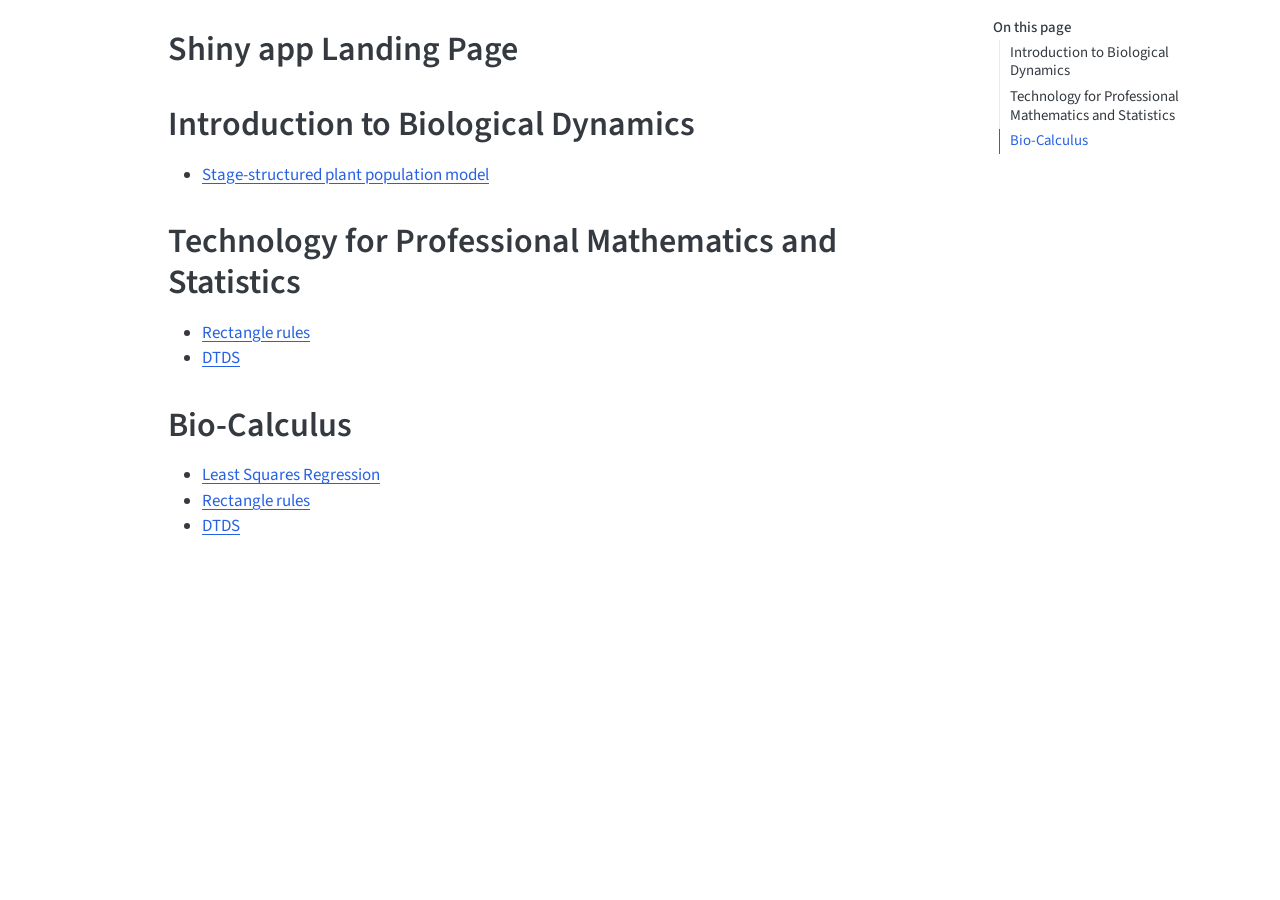
<file: index.html>
<!DOCTYPE html>
<html xmlns="http://www.w3.org/1999/xhtml" lang="en" xml:lang="en"><head>

<meta charset="utf-8">
<meta name="generator" content="quarto-1.10.19">

<meta name="viewport" content="width=device-width, initial-scale=1.0, user-scalable=yes">


<title>Shiny app Landing Page</title>
<style>
/* Default styles provided by pandoc.
** See https://pandoc.org/MANUAL.html#variables-for-html for config info.
*/
span.smallcaps{font-variant: small-caps;}
div.columns{display: flex; gap: 1.5em;}
div.column{flex: auto;}
@media screen {
div.columns{gap: min(4vw, 1.5em);}
div.column{overflow-x: auto;}
}
div.hanging-indent{margin-left: 1.5em; text-indent: -1.5em;}
ul.task-list{list-style: none;}
ul.task-list li input[type="checkbox"] {
  width: 0.8em;
  margin: 0 0.8em 0.2em -1em; /* quarto-specific, see https://github.com/quarto-dev/quarto-cli/issues/4556 */ 
  vertical-align: middle;
}
</style>


<script src="site_libs/quarto-nav/quarto-nav.js"></script>
<script src="site_libs/clipboard/clipboard.min.js"></script>
<script src="site_libs/quarto-search/autocomplete.umd.js"></script>
<script src="site_libs/quarto-search/fuse.min.js"></script>
<script src="site_libs/quarto-search/quarto-search.js"></script>
<meta name="quarto:offset" content="./">
<script src="site_libs/quarto-html/quarto.js" type="module"></script>
<script src="site_libs/quarto-html/tabsets/tabsets.js" type="module"></script>
<script src="site_libs/quarto-html/popper.min.js"></script>
<script src="site_libs/quarto-html/tippy.umd.min.js"></script>
<script src="site_libs/quarto-html/anchor.min.js"></script>
<link href="site_libs/quarto-html/tippy.css" rel="stylesheet">
<link href="site_libs/quarto-html/quarto-syntax-highlighting-bf27225e3a48a9273f3daa8f8e829971.css" rel="stylesheet" id="quarto-text-highlighting-styles">
<script src="site_libs/bootstrap/bootstrap.min.js"></script>
<link href="site_libs/bootstrap/bootstrap-icons.css" rel="stylesheet">
<link href="site_libs/bootstrap/bootstrap-445b8638c3d06994fee0907d791121c4.min.css" rel="stylesheet" append-hash="true" id="quarto-bootstrap" data-mode="light">
<script id="quarto-search-options" type="application/json">{
  "location": "sidebar",
  "copy-button": false,
  "collapse-after": 3,
  "panel-placement": "start",
  "type": "textbox",
  "limit": 50,
  "keyboard-shortcut": [
    "f",
    "/",
    "s"
  ],
  "show-item-context": false,
  "language": {
    "search-no-results-text": "No results",
    "search-matching-documents-text": "matching documents",
    "search-copy-link-title": "Copy link to search",
    "search-hide-matches-text": "Hide additional matches",
    "search-more-match-text": "more match in this document",
    "search-more-matches-text": "more matches in this document",
    "search-clear-button-title": "Clear",
    "search-text-placeholder": "",
    "search-detached-cancel-button-title": "Cancel",
    "search-submit-button-title": "Submit",
    "search-label": "Search"
  }
}</script>


</head>

<body class="quarto-light">

<div id="quarto-search-results"></div>
<!-- content -->
<div id="quarto-content" class="quarto-container page-columns page-rows-contents page-layout-article">
<!-- sidebar -->
<!-- margin-sidebar -->
    <div id="quarto-margin-sidebar" class="sidebar margin-sidebar">
        <nav id="TOC" role="doc-toc" class="toc-active">
    <h2 id="toc-title">On this page</h2>
   
  <ul>
  <li><a href="#introduction-to-biological-dynamics" id="toc-introduction-to-biological-dynamics" class="nav-link active" data-scroll-target="#introduction-to-biological-dynamics">Introduction to Biological Dynamics</a></li>
  <li><a href="#technology-for-professional-mathematics-and-statistics" id="toc-technology-for-professional-mathematics-and-statistics" class="nav-link" data-scroll-target="#technology-for-professional-mathematics-and-statistics">Technology for Professional Mathematics and Statistics</a></li>
  <li><a href="#bio-calculus" id="toc-bio-calculus" class="nav-link" data-scroll-target="#bio-calculus">Bio-Calculus</a></li>
  </ul>
</nav>
    </div>
<!-- main -->
<main class="content" id="quarto-document-content">

<header id="title-block-header" class="quarto-title-block default">
<div class="quarto-title">
<h1 class="title">Shiny app Landing Page</h1>
</div>



<div class="quarto-title-meta">

    
  
    
  </div>
  


</header>


<section id="introduction-to-biological-dynamics" class="level1">
<h1>Introduction to Biological Dynamics</h1>
<ul>
<li><a href="./matrix/index.html">Stage-structured plant population model</a></li>
</ul>
</section>
<section id="technology-for-professional-mathematics-and-statistics" class="level1">
<h1>Technology for Professional Mathematics and Statistics</h1>
<ul>
<li><a href="./integration/index.html">Rectangle rules</a></li>
<li><a href="./dtds/index.html">DTDS</a></li>
</ul>
</section>
<section id="bio-calculus" class="level1">
<h1>Bio-Calculus</h1>
<ul>
<li><a href="./regression/index.html">Least Squares Regression</a></li>
<li><a href="./integration/index.html">Rectangle rules</a></li>
<li><a href="./dtds/index.html">DTDS</a></li>
</ul>


</section>

</main> <!-- /main -->
<script id="quarto-html-after-body" type="application/javascript">
  window.document.addEventListener("DOMContentLoaded", function (event) {
    const icon = "";
    const anchorJS = new window.AnchorJS();
    anchorJS.options = {
      placement: 'right',
      icon: icon
    };
    anchorJS.add('.anchored');
    const isCodeAnnotation = (el) => {
      for (const clz of el.classList) {
        if (clz.startsWith('code-annotation-')) {                     
          return true;
        }
      }
      return false;
    }
    const onCopySuccess = function(e) {
      // button target
      const button = e.trigger;
      // don't keep focus
      button.blur();
      // flash "checked"
      button.classList.add('code-copy-button-checked');
      var currentTitle = button.getAttribute("title");
      button.setAttribute("title", "Copied!");
      let tooltip;
      if (window.bootstrap) {
        button.setAttribute("data-bs-toggle", "tooltip");
        button.setAttribute("data-bs-placement", "left");
        button.setAttribute("data-bs-title", "Copied!");
        tooltip = new bootstrap.Tooltip(button, 
          { trigger: "manual", 
            customClass: "code-copy-button-tooltip",
            offset: [0, -8]});
        tooltip.show();    
      }
      setTimeout(function() {
        if (tooltip) {
          tooltip.hide();
          button.removeAttribute("data-bs-title");
          button.removeAttribute("data-bs-toggle");
          button.removeAttribute("data-bs-placement");
        }
        button.setAttribute("title", currentTitle);
        button.classList.remove('code-copy-button-checked');
      }, 1000);
      // clear code selection
      e.clearSelection();
    }
    const getTextToCopy = function(trigger) {
      const outerScaffold = trigger.parentElement.cloneNode(true);
      const codeEl = outerScaffold.querySelector('code');
      for (const childEl of codeEl.children) {
        if (isCodeAnnotation(childEl)) {
          childEl.remove();
        }
      }
      return codeEl.innerText;
    }
    const clipboard = new window.ClipboardJS('.code-copy-button:not([data-in-quarto-modal])', {
      text: getTextToCopy
    });
    clipboard.on('success', onCopySuccess);
    if (window.document.getElementById('quarto-embedded-source-code-modal')) {
      const clipboardModal = new window.ClipboardJS('.code-copy-button[data-in-quarto-modal]', {
        text: getTextToCopy,
        container: window.document.getElementById('quarto-embedded-source-code-modal')
      });
      clipboardModal.on('success', onCopySuccess);
    }
      var localhostRegex = new RegExp(/^(?:http|https):\/\/localhost\:?[0-9]*\//);
      var mailtoRegex = new RegExp(/^mailto:/);
        var filterRegex = new RegExp("https:\/\/seanteachesmath\.github\.io\/shiny\/");
      var isInternal = (href) => {
          return filterRegex.test(href) || localhostRegex.test(href) || mailtoRegex.test(href);
      }
      // Inspect non-navigation links and adorn them if external
     var links = window.document.querySelectorAll('a[href]:not(.nav-link):not(.navbar-brand):not(.toc-action):not(.sidebar-link):not(.sidebar-item-toggle):not(.pagination-link):not(.no-external):not([aria-hidden]):not(.dropdown-item):not(.quarto-navigation-tool):not(.about-link)');
      for (var i=0; i<links.length; i++) {
        const link = links[i];
        if (!isInternal(link.href)) {
          // undo the damage that might have been done by quarto-nav.js in the case of
          // links that we want to consider external
          if (link.dataset.originalHref !== undefined) {
            link.href = link.dataset.originalHref;
          }
        }
      }
    function tippyHover(el, contentFn, onTriggerFn, onUntriggerFn) {
      const config = {
        allowHTML: true,
        maxWidth: 500,
        delay: 100,
        arrow: false,
        appendTo: function(el) {
            return el.parentElement;
        },
        interactive: true,
        interactiveBorder: 10,
        theme: 'quarto',
        placement: 'bottom-start',
      };
      if (contentFn) {
        config.content = contentFn;
      }
      if (onTriggerFn) {
        config.onTrigger = onTriggerFn;
      }
      if (onUntriggerFn) {
        config.onUntrigger = onUntriggerFn;
      }
      window.tippy(el, config); 
    }
    const noterefs = window.document.querySelectorAll('a[role="doc-noteref"]');
    for (var i=0; i<noterefs.length; i++) {
      const ref = noterefs[i];
      tippyHover(ref, function() {
        // use id or data attribute instead here
        let href = ref.getAttribute('data-footnote-href') || ref.getAttribute('href');
        try { href = new URL(href).hash; } catch {}
        const id = href.replace(/^#\/?/, "");
        const note = window.document.getElementById(id);
        if (note) {
          return note.innerHTML;
        } else {
          return "";
        }
      });
    }
    const xrefs = window.document.querySelectorAll('a.quarto-xref');
    const processXRef = (id, note) => {
      // Strip column container classes
      const stripColumnClz = (el) => {
        el.classList.remove("page-full", "page-columns");
        if (el.children) {
          for (const child of el.children) {
            stripColumnClz(child);
          }
        }
      }
      stripColumnClz(note)
      if (id === null || id.startsWith('sec-')) {
        // Special case sections, only their first couple elements
        const container = document.createElement("div");
        if (note.children && note.children.length > 2) {
          container.appendChild(note.children[0].cloneNode(true));
          for (let i = 1; i < note.children.length; i++) {
            const child = note.children[i];
            if (child.tagName === "P" && child.innerText === "") {
              continue;
            } else {
              container.appendChild(child.cloneNode(true));
              break;
            }
          }
          if (window.Quarto?.typesetMath) {
            window.Quarto.typesetMath(container);
          }
          return container.innerHTML
        } else {
          if (window.Quarto?.typesetMath) {
            window.Quarto.typesetMath(note);
          }
          return note.innerHTML;
        }
      } else {
        // Remove any anchor links if they are present
        const anchorLink = note.querySelector('a.anchorjs-link');
        if (anchorLink) {
          anchorLink.remove();
        }
        if (window.Quarto?.typesetMath) {
          window.Quarto.typesetMath(note);
        }
        if (note.classList.contains("callout")) {
          return note.outerHTML;
        } else {
          return note.innerHTML;
        }
      }
    }
    for (var i=0; i<xrefs.length; i++) {
      const xref = xrefs[i];
      tippyHover(xref, undefined, function(instance) {
        instance.disable();
        let url = xref.getAttribute('href');
        let hash = undefined; 
        if (url.startsWith('#')) {
          hash = url;
        } else {
          try { hash = new URL(url).hash; } catch {}
        }
        if (hash) {
          const id = hash.replace(/^#\/?/, "");
          const note = window.document.getElementById(id);
          if (note !== null) {
            try {
              const html = processXRef(id, note.cloneNode(true));
              instance.setContent(html);
            } finally {
              instance.enable();
              instance.show();
            }
          } else {
            // See if we can fetch this
            fetch(url.split('#')[0])
            .then(res => res.text())
            .then(html => {
              const parser = new DOMParser();
              const htmlDoc = parser.parseFromString(html, "text/html");
              const note = htmlDoc.getElementById(id);
              if (note !== null) {
                const html = processXRef(id, note);
                instance.setContent(html);
              } 
            }).finally(() => {
              instance.enable();
              instance.show();
            });
          }
        } else {
          // See if we can fetch a full url (with no hash to target)
          // This is a special case and we should probably do some content thinning / targeting
          fetch(url)
          .then(res => res.text())
          .then(html => {
            const parser = new DOMParser();
            const htmlDoc = parser.parseFromString(html, "text/html");
            const note = htmlDoc.querySelector('main.content');
            if (note !== null) {
              // This should only happen for chapter cross references
              // (since there is no id in the URL)
              // remove the first header
              if (note.children.length > 0 && note.children[0].tagName === "HEADER") {
                note.children[0].remove();
              }
              const html = processXRef(null, note);
              instance.setContent(html);
            } 
          }).finally(() => {
            instance.enable();
            instance.show();
          });
        }
      }, function(instance) {
      });
    }
        let selectedAnnoteEl;
        const selectorForAnnotation = ( cell, annotation) => {
          let cellAttr = 'data-code-cell="' + cell + '"';
          let lineAttr = 'data-code-annotation="' +  annotation + '"';
          const selector = 'span[' + cellAttr + '][' + lineAttr + ']';
          return selector;
        }
        const selectCodeLines = (annoteEl) => {
          const doc = window.document;
          const targetCell = annoteEl.getAttribute("data-target-cell");
          const targetAnnotation = annoteEl.getAttribute("data-target-annotation");
          const annoteSpan = window.document.querySelector(selectorForAnnotation(targetCell, targetAnnotation));
          const lines = annoteSpan.getAttribute("data-code-lines").split(",");
          const lineIds = lines.map((line) => {
            return targetCell + "-" + line;
          })
          let top = null;
          let height = null;
          let parent = null;
          if (lineIds.length > 0) {
              //compute the position of the single el (top and bottom and make a div)
              const el = window.document.getElementById(lineIds[0]);
              top = el.offsetTop;
              height = el.offsetHeight;
              parent = el.parentElement.parentElement;
            if (lineIds.length > 1) {
              const lastEl = window.document.getElementById(lineIds[lineIds.length - 1]);
              const bottom = lastEl.offsetTop + lastEl.offsetHeight;
              height = bottom - top;
            }
            if (top !== null && height !== null && parent !== null) {
              // cook up a div (if necessary) and position it 
              let div = window.document.getElementById("code-annotation-line-highlight");
              if (div === null) {
                div = window.document.createElement("div");
                div.setAttribute("id", "code-annotation-line-highlight");
                div.style.position = 'absolute';
                parent.appendChild(div);
              }
              div.style.top = top - 2 + "px";
              div.style.height = height + 4 + "px";
              div.style.left = 0;
              let gutterDiv = window.document.getElementById("code-annotation-line-highlight-gutter");
              if (gutterDiv === null) {
                gutterDiv = window.document.createElement("div");
                gutterDiv.setAttribute("id", "code-annotation-line-highlight-gutter");
                gutterDiv.style.position = 'absolute';
                const codeCell = window.document.getElementById(targetCell);
                const gutter = codeCell.querySelector('.code-annotation-gutter');
                gutter.appendChild(gutterDiv);
              }
              gutterDiv.style.top = top - 2 + "px";
              gutterDiv.style.height = height + 4 + "px";
            }
            selectedAnnoteEl = annoteEl;
          }
        };
        const unselectCodeLines = () => {
          const elementsIds = ["code-annotation-line-highlight", "code-annotation-line-highlight-gutter"];
          elementsIds.forEach((elId) => {
            const div = window.document.getElementById(elId);
            if (div) {
              div.remove();
            }
          });
          selectedAnnoteEl = undefined;
        };
          // Handle positioning of the toggle
      window.addEventListener(
        "resize",
        throttle(() => {
          elRect = undefined;
          if (selectedAnnoteEl) {
            selectCodeLines(selectedAnnoteEl);
          }
        }, 10)
      );
      function throttle(fn, ms) {
      let throttle = false;
      let timer;
        return (...args) => {
          if(!throttle) { // first call gets through
              fn.apply(this, args);
              throttle = true;
          } else { // all the others get throttled
              if(timer) clearTimeout(timer); // cancel #2
              timer = setTimeout(() => {
                fn.apply(this, args);
                timer = throttle = false;
              }, ms);
          }
        };
      }
        // Attach click handler to the DT
        const annoteDls = window.document.querySelectorAll('dt[data-target-cell]');
        for (const annoteDlNode of annoteDls) {
          annoteDlNode.addEventListener('click', (event) => {
            const clickedEl = event.target;
            if (clickedEl !== selectedAnnoteEl) {
              unselectCodeLines();
              const activeEl = window.document.querySelector('dt[data-target-cell].code-annotation-active');
              if (activeEl) {
                activeEl.classList.remove('code-annotation-active');
              }
              selectCodeLines(clickedEl);
              clickedEl.classList.add('code-annotation-active');
            } else {
              // Unselect the line
              unselectCodeLines();
              clickedEl.classList.remove('code-annotation-active');
            }
          });
        }
    const findCites = (el) => {
      const parentEl = el.parentElement;
      if (parentEl) {
        const cites = parentEl.dataset.cites;
        if (cites) {
          return {
            el,
            cites: cites.split(' ')
          };
        } else {
          return findCites(el.parentElement)
        }
      } else {
        return undefined;
      }
    };
    var bibliorefs = window.document.querySelectorAll('a[role="doc-biblioref"]');
    for (var i=0; i<bibliorefs.length; i++) {
      const ref = bibliorefs[i];
      const citeInfo = findCites(ref);
      if (citeInfo) {
        tippyHover(citeInfo.el, function() {
          var popup = window.document.createElement('div');
          citeInfo.cites.forEach(function(cite) {
            var citeDiv = window.document.createElement('div');
            citeDiv.classList.add('hanging-indent');
            citeDiv.classList.add('csl-entry');
            var biblioDiv = window.document.getElementById('ref-' + cite);
            if (biblioDiv) {
              citeDiv.innerHTML = biblioDiv.innerHTML;
            }
            popup.appendChild(citeDiv);
          });
          return popup.innerHTML;
        });
      }
    }
  });
  </script>
</div> <!-- /content -->




</body></html>
</file>
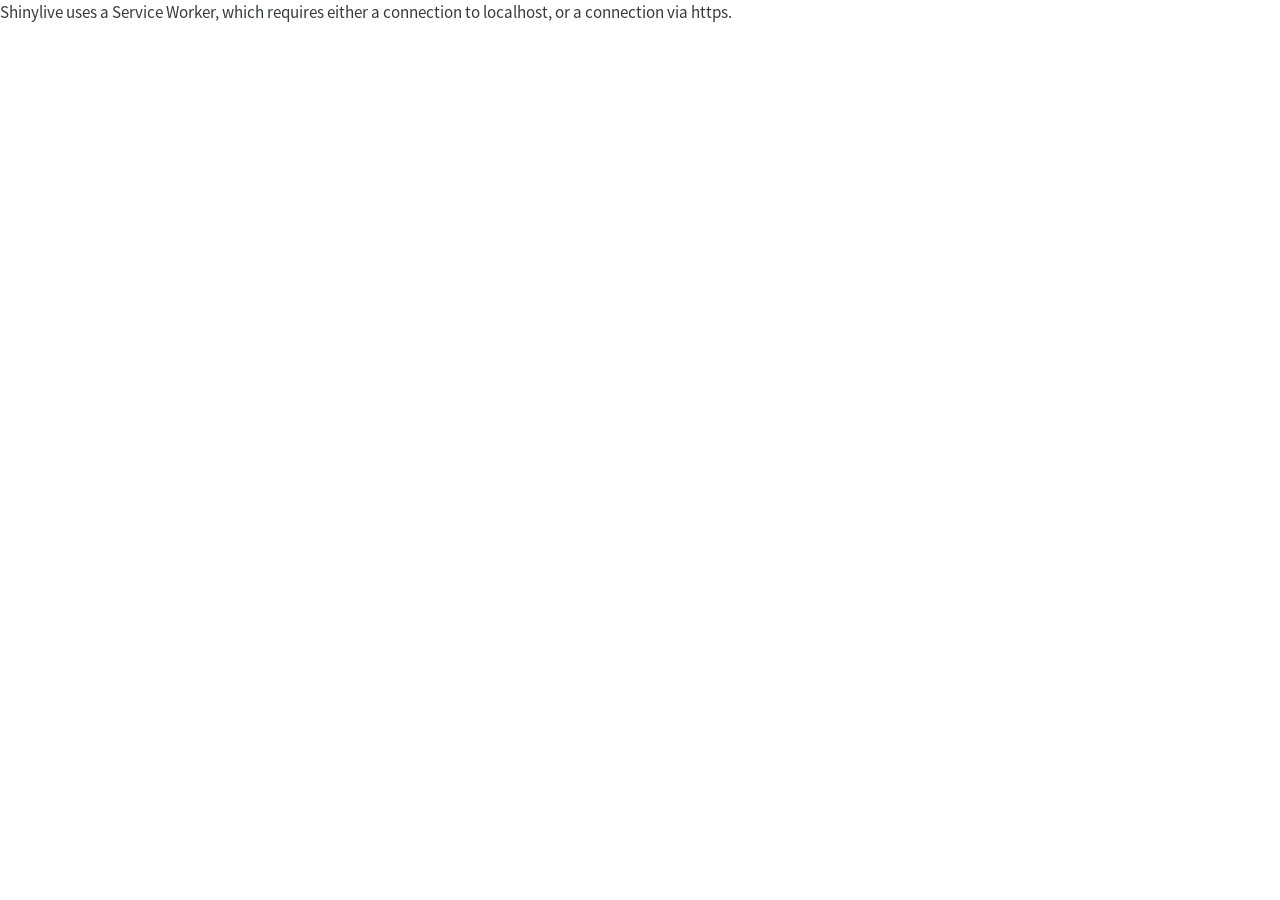
<file: chem/index.html>
<!DOCTYPE html>
<html xmlns="http://www.w3.org/1999/xhtml" lang="en" xml:lang="en"><head>

<meta charset="utf-8">
<meta name="generator" content="quarto-1.10.19">

<meta name="viewport" content="width=device-width, initial-scale=1.0, user-scalable=yes">


<title>Enzyme chemistry</title>
<style>
/* Default styles provided by pandoc.
** See https://pandoc.org/MANUAL.html#variables-for-html for config info.
*/
span.smallcaps{font-variant: small-caps;}
div.columns{display: flex; gap: 1.5em;}
div.column{flex: auto;}
@media screen {
div.columns{gap: min(4vw, 1.5em);}
div.column{overflow-x: auto;}
}
div.hanging-indent{margin-left: 1.5em; text-indent: -1.5em;}
ul.task-list{list-style: none;}
ul.task-list li input[type="checkbox"] {
  width: 0.8em;
  margin: 0 0.8em 0.2em -1em; /* quarto-specific, see https://github.com/quarto-dev/quarto-cli/issues/4556 */ 
  vertical-align: middle;
}
</style>


<script src="../site_libs/quarto-nav/quarto-nav.js"></script>
<script src="../site_libs/clipboard/clipboard.min.js"></script>
<script src="../site_libs/quarto-search/autocomplete.umd.js"></script>
<script src="../site_libs/quarto-search/fuse.min.js"></script>
<script src="../site_libs/quarto-search/quarto-search.js"></script>
<meta name="quarto:offset" content="../">
<script src="../site_libs/quarto-html/quarto.js" type="module"></script>
<script src="../site_libs/quarto-html/tabsets/tabsets.js" type="module"></script>
<script src="../site_libs/quarto-html/popper.min.js"></script>
<script src="../site_libs/quarto-html/tippy.umd.min.js"></script>
<script src="../site_libs/quarto-html/anchor.min.js"></script>
<link href="../site_libs/quarto-html/tippy.css" rel="stylesheet">
<link href="../site_libs/quarto-html/quarto-syntax-highlighting-bf27225e3a48a9273f3daa8f8e829971.css" rel="stylesheet" id="quarto-text-highlighting-styles">
<script src="../site_libs/bootstrap/bootstrap.min.js"></script>
<link href="../site_libs/bootstrap/bootstrap-icons.css" rel="stylesheet">
<link href="../site_libs/bootstrap/bootstrap-d470b3b8a0417c492fbdd4f7e79d6620.min.css" rel="stylesheet" append-hash="true" id="quarto-bootstrap" data-mode="light">
<meta name="shinylive:serviceworker_dir" content="..">
<script src="../site_libs/quarto-contrib/shinylive-0.10.12/shinylive/load-shinylive-sw.js" type="module"></script>
<script src="../site_libs/quarto-contrib/shinylive-0.10.12/shinylive/run-python-blocks.js" type="module"></script>
<link href="../site_libs/quarto-contrib/shinylive-0.10.12/shinylive/shinylive.css" rel="stylesheet">
<link href="../site_libs/quarto-contrib/shinylive-quarto-css/shinylive-quarto.css" rel="stylesheet">
<script id="quarto-search-options" type="application/json">{
  "location": "sidebar",
  "copy-button": false,
  "collapse-after": 3,
  "panel-placement": "start",
  "type": "textbox",
  "limit": 50,
  "keyboard-shortcut": [
    "f",
    "/",
    "s"
  ],
  "show-item-context": false,
  "language": {
    "search-no-results-text": "No results",
    "search-matching-documents-text": "matching documents",
    "search-copy-link-title": "Copy link to search",
    "search-hide-matches-text": "Hide additional matches",
    "search-more-match-text": "more match in this document",
    "search-more-matches-text": "more matches in this document",
    "search-clear-button-title": "Clear",
    "search-text-placeholder": "",
    "search-detached-cancel-button-title": "Cancel",
    "search-submit-button-title": "Submit",
    "search-label": "Search"
  }
}</script>


</head>

<body class="quarto-light">

<div id="quarto-search-results"></div>
<!-- content -->
<div id="quarto-content" class="quarto-container page-columns page-rows-contents page-layout-article">
<!-- sidebar -->
<!-- margin-sidebar -->
    <div id="quarto-margin-sidebar" class="sidebar margin-sidebar zindex-bottom">
        
    </div>
<!-- main -->
<main class="content" id="quarto-document-content">

<header id="title-block-header" class="quarto-title-block default">
<div class="quarto-title">
<h1 class="title">Enzyme chemistry</h1>
</div>



<div class="quarto-title-meta">

    
  
    
  </div>
  


</header>


<pre class="shinylive-r" data-engine="r"><code>#| '!! shinylive warning !!': |
#|   shinylive does not work in self-contained HTML documents.
#|   Please set `embed-resources: false` in your metadata.
#| standalone: true
#| viewerHeight: 600
library(deSolve)
library(shiny)

# Define UI for application that draws a histogram
ui &lt;- fluidPage(
  # Application title
  titlePanel("Enzyme-Substrate Kinetics"),
  
  # Sidebar with a slider input for number of bins
  sidebarLayout(
    sidebarPanel(
      sliderInput(
        "S0",
        withMathJax(helpText("Initial Substrate, \\(S_0 = \\)")),
        min = 0,
        max = 100,
        value = 30,
        step = 1
      ),
      sliderInput(
        "E0",
        withMathJax(helpText("Initial Free Enzyme, \\(E_0 = \\)")),
        min = 0,
        max = 100,
        value = 30,
        step = 1
      ),
      sliderInput(
        "I0",
        withMathJax(helpText("Initial Inhibitor, \\(I_0 = \\)")),
        min = 0,
        max = 100,
        value = 0,
        step = 1
      ),
      sliderInput(
        "tmax",
        withMathJax(helpText("\\(t_{\\text{max}} = \\)")),
        min = 100,
        max = 300,
        value = 100,
        step = 10
      ),
      # sliderInput("k1", withMathJax(helpText("\\(k_{1} = \\)")),
      #             min = 0, max = 0.5, value = 0.05, step = 0.01),
      # sliderInput("k1m", withMathJax(helpText("\\(k_{-1} = \\)")),
      #             min = 0, max = 0.5, value = 0.05, step = 0.01),
      # sliderInput("kp", withMathJax(helpText("\\(k_{p} = \\)")),
      #             min = 0, max = 0.5, value = 0.05, step = 0.01),
      # sliderInput("k3", withMathJax(helpText("\\(k_{3} = \\)")),
      #             min = 0, max = 0.5, value = 0.0, step = 0.01),
      # sliderInput("k3m", withMathJax(helpText("\\(k_{-3} = \\)")),
      #             min = 0, max = 0.5, value = 0.0, step = 0.01),
      #      ),
      #      sidebarPanel(
      # sliderInput("S0", withMathJax(helpText("Initial Substrate, \\(S_0 = \\)")), min = 0, max = 100, value = 30, step = 1),
      # sliderInput("E0", withMathJax(helpText("Initial Free Enzyme, \\(E_0 = \\)")),  min = 0, max = 100,   value = 30,   step = 1),
      # sliderInput("I0", withMathJax(helpText("Initial Inhibitor, \\(I_0 = \\)")), min = 0, max = 100, value = 0, step = 1),
      sliderInput(
        "k1",
        withMathJax(helpText("\\(k_{1} = \\)")),
        min = 0,
        max = 0.5,
        value = 0.05,
        step = 0.01
      ),
      sliderInput(
        "k1m",
        withMathJax(helpText("\\(k_{-1} = \\)")),
        min = 0,
        max = 0.5,
        value = 0.05,
        step = 0.01
      ),
      sliderInput(
        "kp",
        withMathJax(helpText("\\(k_{p} = \\)")),
        min = 0,
        max = 0.5,
        value = 0.05,
        step = 0.01
      ),
      sliderInput(
        "k3",
        withMathJax(helpText("\\(k_{3} = \\)")),
        min = 0,
        max = 0.5,
        value = 0.0,
        step = 0.01
      ),
      sliderInput(
        "k3m",
        withMathJax(helpText("\\(k_{-3} = \\)")),
        min = 0,
        max = 0.5,
        value = 0.0,
        step = 0.01
      ),
    ),
    # Show a plot of the generated distribution
    mainPanel(withMathJax(
      helpText(
        "Below are results of a the dynamics of an enzyme-catalyzed reaction in the presence of an inhibitor. The defaults assume a reaction **without** inhibitors. You are encouraged to systematically experiment with initial conditions, then with parameters.

                           In the absence of inhibitors, the \\(SC\\)-plane (here \\(SC_{1}\\)-plane) is shown corresponding to the solution to the original model in the numerically-generated phase plane (no nullclines)."
      )
    ), plotOutput("plot1"))
  )
)

# Define server logic required to draw a histogram
server &lt;- function(input, output) {
  observe({
    ## parameters
    (parms &lt;- c(
      k1 = input$k1,
      k1m = input$k1m,
      kp = input$kp,
      k3 = input$k3,
      k3m = input$k3m
    ))
    ## vector of time steps
    (times &lt;- seq(0, input$tmax, by = 0.1))
    ## initial conditions
    (xstart &lt;- c(
      S = input$S0,
      E = input$E0,
      C1 = 0,
      P = 0,
      I = input$I0,
      C2 = 0
    ))
    
    
    # a Predator-Prey model
    PPmod &lt;- function(t, x, parms) {
      with(as.list(c(parms, x)), {
        dS &lt;- -k1 * S * E + k1m * C1
        dE &lt;- -k1 * S * E + (k1m + kp) * C1 - k3 * I * E + k3m * C2
        dC1 &lt;- k1 * S * E - (k1m + kp) * C1
        dP &lt;- kp * C1
        dI &lt;- -k3 * I * E + k3m * C2
        dC2 &lt;- k3 * I * E - k3m * C2
        list(c(dS, dE, dC1, dP, dI, dC2))
      })
    }
    
    # # # # # # # # # # # # # # # #
    
    
    ## plot 2
    
    
    out &lt;- as.data.frame(lsoda(xstart, times, PPmod, parms))
    xmax &lt;- ymax &lt;- 100 * ceiling(max(out[, c("S", "E", "I", "C1", "C2")]) / 100)
    
    output$plot1 &lt;- renderPlot({
      layout(matrix(c(1, 2, 3, 4, 5, 5), byrow = TRUE, ncol = 2))
      par(mar = c(4.1, 5.1, 0.8, 0.8))
      
      
      # # # # # # # # # # # # # # # #
      ## plot 1
      
      plot(
        out[, c("time", "E")],
        type = 'l',
        lty = 1,
        ylim = c(0, max(c(xmax, ymax))),
        xlab = 'Time',
        ylab = "Free Enzyme\nConcentration",
        las = 1,
        lwd = 2,
        font.lab = 2,
        cex = 1.35
      )
      matplot(
        out$time,
        out[, c('S', 'I')],
        type = 'l',
        lwd = 2,
        col = c('blue', 'red'),
        lty = 1,
        ylim = c(0, max(c(xmax, ymax))),
        xlab = 'Time',
        ylab = "Substrate and Inhibitor\nConcentration",
        las = 1,
        font.lab = 2,
        cex = 1.35
      )
      legend(
        "topright",
        c("Free Substrate", "Free Inhibitor"),
        col = c("blue", "red"),
        lty = 1,
        lwd = 2
      )
      matplot(
        out$time,
        out[, c('C1', 'C2')],
        type = 'l',
        lwd = 2,
        col = c('green', 'gray'),
        lty = 1,
        ylim = c(0, max(c(xmax, ymax))),
        xlab = 'Time',
        ylab = 'Complex',
        las = 1,
        font.lab = 2,
        cex = 1.35
      )
      legend(
        "topright",
        c("Enzyme:Substrate complex", "Enzyme:Inhibitor complex"),
        col = c('green', 'gray'),
        lty = 1,
        lwd = 2
      )
      plot(
        out[, c("time", "P")],
        type = 'l',
        lty = 1,
        ylim = c(0, max(c(xmax, ymax))),
        xlab = 'Time',
        ylab = "Product\nConcentration",
        las = 1,
        lwd = 2,
        font.lab = 2,
        cex = 1.35
      )
      if (input$I0 == 0) {
        plot(
          out[, c("S", "C1")],
          type = 'l',
          lwd = 2,
          las = 1,
          xlab = "Substrate\nConcentration",
          ylab = "Enzyme:Substrate Complex\nConcentration",
          font.lab = 2,
          cex = 1.35,
          xlim = c(0, 10 * ceiling(input$S0 / 10))
        )
        points(input$S0, 0, pch = 19)
        legend("topright", "Intial condition", pch = 19)
      } else{
        plot(
          NULL,
          xlim = c(0, 1),
          ylim = c(0, 1),
          axes = F,
          xlab = "",
          ylab = ""
        )
      }
      
    })
  })
  
}

# Run the application
shinyApp(ui = ui, server = server)</code></pre>



</main> <!-- /main -->
<script id="quarto-html-after-body" type="application/javascript">
  window.document.addEventListener("DOMContentLoaded", function (event) {
    const icon = "";
    const anchorJS = new window.AnchorJS();
    anchorJS.options = {
      placement: 'right',
      icon: icon
    };
    anchorJS.add('.anchored');
    const isCodeAnnotation = (el) => {
      for (const clz of el.classList) {
        if (clz.startsWith('code-annotation-')) {                     
          return true;
        }
      }
      return false;
    }
    const onCopySuccess = function(e) {
      // button target
      const button = e.trigger;
      // don't keep focus
      button.blur();
      // flash "checked"
      button.classList.add('code-copy-button-checked');
      var currentTitle = button.getAttribute("title");
      button.setAttribute("title", "Copied!");
      let tooltip;
      if (window.bootstrap) {
        button.setAttribute("data-bs-toggle", "tooltip");
        button.setAttribute("data-bs-placement", "left");
        button.setAttribute("data-bs-title", "Copied!");
        tooltip = new bootstrap.Tooltip(button, 
          { trigger: "manual", 
            customClass: "code-copy-button-tooltip",
            offset: [0, -8]});
        tooltip.show();    
      }
      setTimeout(function() {
        if (tooltip) {
          tooltip.hide();
          button.removeAttribute("data-bs-title");
          button.removeAttribute("data-bs-toggle");
          button.removeAttribute("data-bs-placement");
        }
        button.setAttribute("title", currentTitle);
        button.classList.remove('code-copy-button-checked');
      }, 1000);
      // clear code selection
      e.clearSelection();
    }
    const getTextToCopy = function(trigger) {
      const outerScaffold = trigger.parentElement.cloneNode(true);
      const codeEl = outerScaffold.querySelector('code');
      for (const childEl of codeEl.children) {
        if (isCodeAnnotation(childEl)) {
          childEl.remove();
        }
      }
      return codeEl.innerText;
    }
    const clipboard = new window.ClipboardJS('.code-copy-button:not([data-in-quarto-modal])', {
      text: getTextToCopy
    });
    clipboard.on('success', onCopySuccess);
    if (window.document.getElementById('quarto-embedded-source-code-modal')) {
      const clipboardModal = new window.ClipboardJS('.code-copy-button[data-in-quarto-modal]', {
        text: getTextToCopy,
        container: window.document.getElementById('quarto-embedded-source-code-modal')
      });
      clipboardModal.on('success', onCopySuccess);
    }
      var localhostRegex = new RegExp(/^(?:http|https):\/\/localhost\:?[0-9]*\//);
      var mailtoRegex = new RegExp(/^mailto:/);
        var filterRegex = new RegExp("https:\/\/seanteachesmath\.github\.io\/shiny\/");
      var isInternal = (href) => {
          return filterRegex.test(href) || localhostRegex.test(href) || mailtoRegex.test(href);
      }
      // Inspect non-navigation links and adorn them if external
     var links = window.document.querySelectorAll('a[href]:not(.nav-link):not(.navbar-brand):not(.toc-action):not(.sidebar-link):not(.sidebar-item-toggle):not(.pagination-link):not(.no-external):not([aria-hidden]):not(.dropdown-item):not(.quarto-navigation-tool):not(.about-link)');
      for (var i=0; i<links.length; i++) {
        const link = links[i];
        if (!isInternal(link.href)) {
          // undo the damage that might have been done by quarto-nav.js in the case of
          // links that we want to consider external
          if (link.dataset.originalHref !== undefined) {
            link.href = link.dataset.originalHref;
          }
        }
      }
    function tippyHover(el, contentFn, onTriggerFn, onUntriggerFn) {
      const config = {
        allowHTML: true,
        maxWidth: 500,
        delay: 100,
        arrow: false,
        appendTo: function(el) {
            return el.parentElement;
        },
        interactive: true,
        interactiveBorder: 10,
        theme: 'quarto',
        placement: 'bottom-start',
      };
      if (contentFn) {
        config.content = contentFn;
      }
      if (onTriggerFn) {
        config.onTrigger = onTriggerFn;
      }
      if (onUntriggerFn) {
        config.onUntrigger = onUntriggerFn;
      }
      window.tippy(el, config); 
    }
    const noterefs = window.document.querySelectorAll('a[role="doc-noteref"]');
    for (var i=0; i<noterefs.length; i++) {
      const ref = noterefs[i];
      tippyHover(ref, function() {
        // use id or data attribute instead here
        let href = ref.getAttribute('data-footnote-href') || ref.getAttribute('href');
        try { href = new URL(href).hash; } catch {}
        const id = href.replace(/^#\/?/, "");
        const note = window.document.getElementById(id);
        if (note) {
          return note.innerHTML;
        } else {
          return "";
        }
      });
    }
    const xrefs = window.document.querySelectorAll('a.quarto-xref');
    const processXRef = (id, note) => {
      // Strip column container classes
      const stripColumnClz = (el) => {
        el.classList.remove("page-full", "page-columns");
        if (el.children) {
          for (const child of el.children) {
            stripColumnClz(child);
          }
        }
      }
      stripColumnClz(note)
      if (id === null || id.startsWith('sec-')) {
        // Special case sections, only their first couple elements
        const container = document.createElement("div");
        if (note.children && note.children.length > 2) {
          container.appendChild(note.children[0].cloneNode(true));
          for (let i = 1; i < note.children.length; i++) {
            const child = note.children[i];
            if (child.tagName === "P" && child.innerText === "") {
              continue;
            } else {
              container.appendChild(child.cloneNode(true));
              break;
            }
          }
          if (window.Quarto?.typesetMath) {
            window.Quarto.typesetMath(container);
          }
          return container.innerHTML
        } else {
          if (window.Quarto?.typesetMath) {
            window.Quarto.typesetMath(note);
          }
          return note.innerHTML;
        }
      } else {
        // Remove any anchor links if they are present
        const anchorLink = note.querySelector('a.anchorjs-link');
        if (anchorLink) {
          anchorLink.remove();
        }
        if (window.Quarto?.typesetMath) {
          window.Quarto.typesetMath(note);
        }
        if (note.classList.contains("callout")) {
          return note.outerHTML;
        } else {
          return note.innerHTML;
        }
      }
    }
    for (var i=0; i<xrefs.length; i++) {
      const xref = xrefs[i];
      tippyHover(xref, undefined, function(instance) {
        instance.disable();
        let url = xref.getAttribute('href');
        let hash = undefined; 
        if (url.startsWith('#')) {
          hash = url;
        } else {
          try { hash = new URL(url).hash; } catch {}
        }
        if (hash) {
          const id = hash.replace(/^#\/?/, "");
          const note = window.document.getElementById(id);
          if (note !== null) {
            try {
              const html = processXRef(id, note.cloneNode(true));
              instance.setContent(html);
            } finally {
              instance.enable();
              instance.show();
            }
          } else {
            // See if we can fetch this
            fetch(url.split('#')[0])
            .then(res => res.text())
            .then(html => {
              const parser = new DOMParser();
              const htmlDoc = parser.parseFromString(html, "text/html");
              const note = htmlDoc.getElementById(id);
              if (note !== null) {
                const html = processXRef(id, note);
                instance.setContent(html);
              } 
            }).finally(() => {
              instance.enable();
              instance.show();
            });
          }
        } else {
          // See if we can fetch a full url (with no hash to target)
          // This is a special case and we should probably do some content thinning / targeting
          fetch(url)
          .then(res => res.text())
          .then(html => {
            const parser = new DOMParser();
            const htmlDoc = parser.parseFromString(html, "text/html");
            const note = htmlDoc.querySelector('main.content');
            if (note !== null) {
              // This should only happen for chapter cross references
              // (since there is no id in the URL)
              // remove the first header
              if (note.children.length > 0 && note.children[0].tagName === "HEADER") {
                note.children[0].remove();
              }
              const html = processXRef(null, note);
              instance.setContent(html);
            } 
          }).finally(() => {
            instance.enable();
            instance.show();
          });
        }
      }, function(instance) {
      });
    }
        let selectedAnnoteEl;
        const selectorForAnnotation = ( cell, annotation) => {
          let cellAttr = 'data-code-cell="' + cell + '"';
          let lineAttr = 'data-code-annotation="' +  annotation + '"';
          const selector = 'span[' + cellAttr + '][' + lineAttr + ']';
          return selector;
        }
        const selectCodeLines = (annoteEl) => {
          const doc = window.document;
          const targetCell = annoteEl.getAttribute("data-target-cell");
          const targetAnnotation = annoteEl.getAttribute("data-target-annotation");
          const annoteSpan = window.document.querySelector(selectorForAnnotation(targetCell, targetAnnotation));
          const lines = annoteSpan.getAttribute("data-code-lines").split(",");
          const lineIds = lines.map((line) => {
            return targetCell + "-" + line;
          })
          let top = null;
          let height = null;
          let parent = null;
          if (lineIds.length > 0) {
              //compute the position of the single el (top and bottom and make a div)
              const el = window.document.getElementById(lineIds[0]);
              top = el.offsetTop;
              height = el.offsetHeight;
              parent = el.parentElement.parentElement;
            if (lineIds.length > 1) {
              const lastEl = window.document.getElementById(lineIds[lineIds.length - 1]);
              const bottom = lastEl.offsetTop + lastEl.offsetHeight;
              height = bottom - top;
            }
            if (top !== null && height !== null && parent !== null) {
              // cook up a div (if necessary) and position it 
              let div = window.document.getElementById("code-annotation-line-highlight");
              if (div === null) {
                div = window.document.createElement("div");
                div.setAttribute("id", "code-annotation-line-highlight");
                div.style.position = 'absolute';
                parent.appendChild(div);
              }
              div.style.top = top - 2 + "px";
              div.style.height = height + 4 + "px";
              div.style.left = 0;
              let gutterDiv = window.document.getElementById("code-annotation-line-highlight-gutter");
              if (gutterDiv === null) {
                gutterDiv = window.document.createElement("div");
                gutterDiv.setAttribute("id", "code-annotation-line-highlight-gutter");
                gutterDiv.style.position = 'absolute';
                const codeCell = window.document.getElementById(targetCell);
                const gutter = codeCell.querySelector('.code-annotation-gutter');
                gutter.appendChild(gutterDiv);
              }
              gutterDiv.style.top = top - 2 + "px";
              gutterDiv.style.height = height + 4 + "px";
            }
            selectedAnnoteEl = annoteEl;
          }
        };
        const unselectCodeLines = () => {
          const elementsIds = ["code-annotation-line-highlight", "code-annotation-line-highlight-gutter"];
          elementsIds.forEach((elId) => {
            const div = window.document.getElementById(elId);
            if (div) {
              div.remove();
            }
          });
          selectedAnnoteEl = undefined;
        };
          // Handle positioning of the toggle
      window.addEventListener(
        "resize",
        throttle(() => {
          elRect = undefined;
          if (selectedAnnoteEl) {
            selectCodeLines(selectedAnnoteEl);
          }
        }, 10)
      );
      function throttle(fn, ms) {
      let throttle = false;
      let timer;
        return (...args) => {
          if(!throttle) { // first call gets through
              fn.apply(this, args);
              throttle = true;
          } else { // all the others get throttled
              if(timer) clearTimeout(timer); // cancel #2
              timer = setTimeout(() => {
                fn.apply(this, args);
                timer = throttle = false;
              }, ms);
          }
        };
      }
        // Attach click handler to the DT
        const annoteDls = window.document.querySelectorAll('dt[data-target-cell]');
        for (const annoteDlNode of annoteDls) {
          annoteDlNode.addEventListener('click', (event) => {
            const clickedEl = event.target;
            if (clickedEl !== selectedAnnoteEl) {
              unselectCodeLines();
              const activeEl = window.document.querySelector('dt[data-target-cell].code-annotation-active');
              if (activeEl) {
                activeEl.classList.remove('code-annotation-active');
              }
              selectCodeLines(clickedEl);
              clickedEl.classList.add('code-annotation-active');
            } else {
              // Unselect the line
              unselectCodeLines();
              clickedEl.classList.remove('code-annotation-active');
            }
          });
        }
    const findCites = (el) => {
      const parentEl = el.parentElement;
      if (parentEl) {
        const cites = parentEl.dataset.cites;
        if (cites) {
          return {
            el,
            cites: cites.split(' ')
          };
        } else {
          return findCites(el.parentElement)
        }
      } else {
        return undefined;
      }
    };
    var bibliorefs = window.document.querySelectorAll('a[role="doc-biblioref"]');
    for (var i=0; i<bibliorefs.length; i++) {
      const ref = bibliorefs[i];
      const citeInfo = findCites(ref);
      if (citeInfo) {
        tippyHover(citeInfo.el, function() {
          var popup = window.document.createElement('div');
          citeInfo.cites.forEach(function(cite) {
            var citeDiv = window.document.createElement('div');
            citeDiv.classList.add('hanging-indent');
            citeDiv.classList.add('csl-entry');
            var biblioDiv = window.document.getElementById('ref-' + cite);
            if (biblioDiv) {
              citeDiv.innerHTML = biblioDiv.innerHTML;
            }
            popup.appendChild(citeDiv);
          });
          return popup.innerHTML;
        });
      }
    }
  });
  </script>
</div> <!-- /content -->




</body></html>
</file>
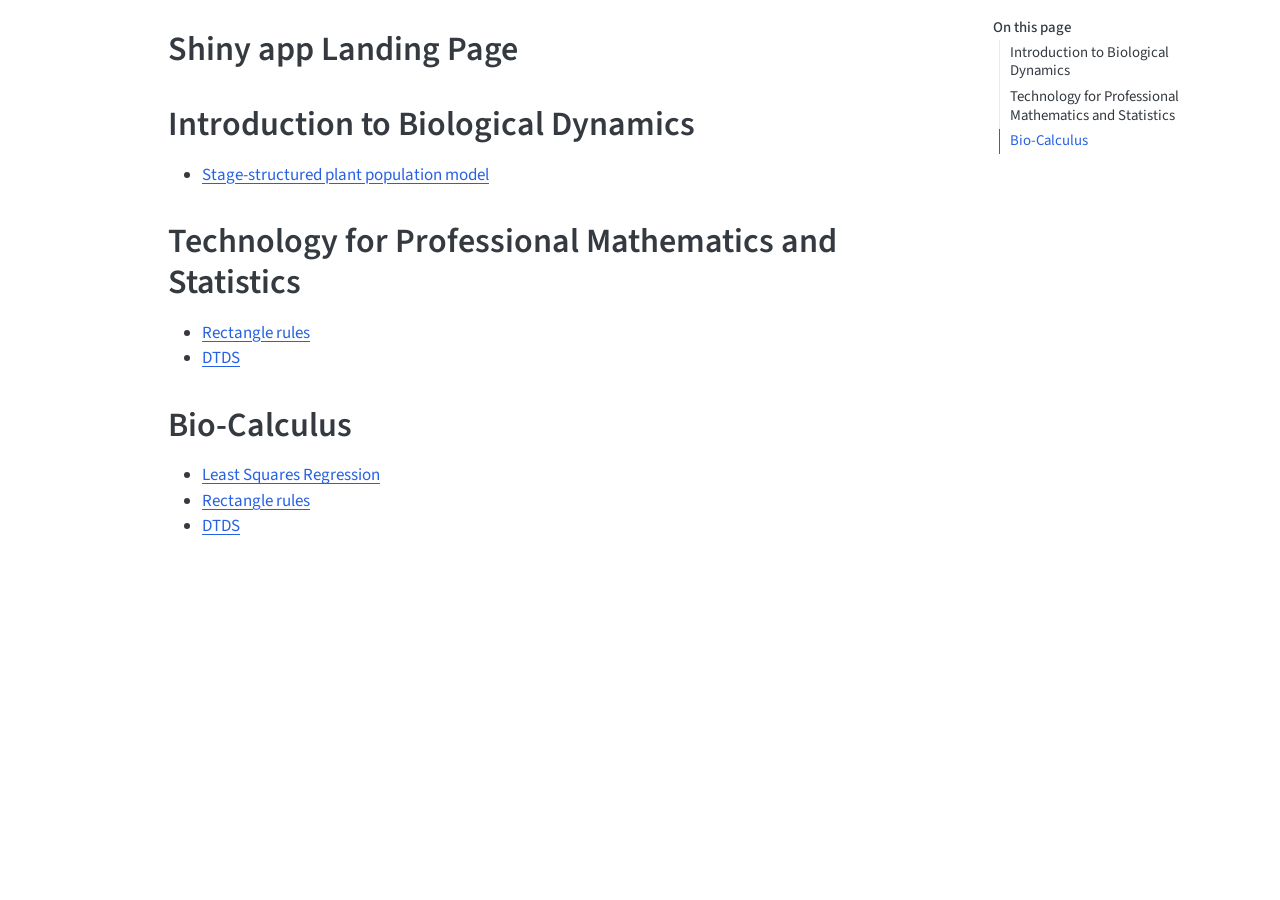
<file: docs/index.html>
<!DOCTYPE html>
<html xmlns="http://www.w3.org/1999/xhtml" lang="en" xml:lang="en"><head>

<meta charset="utf-8">
<meta name="generator" content="quarto-1.10.19">

<meta name="viewport" content="width=device-width, initial-scale=1.0, user-scalable=yes">


<title>Shiny app Landing Page</title>
<style>
/* Default styles provided by pandoc.
** See https://pandoc.org/MANUAL.html#variables-for-html for config info.
*/
span.smallcaps{font-variant: small-caps;}
div.columns{display: flex; gap: 1.5em;}
div.column{flex: auto;}
@media screen {
div.columns{gap: min(4vw, 1.5em);}
div.column{overflow-x: auto;}
}
div.hanging-indent{margin-left: 1.5em; text-indent: -1.5em;}
ul.task-list{list-style: none;}
ul.task-list li input[type="checkbox"] {
  width: 0.8em;
  margin: 0 0.8em 0.2em -1em; /* quarto-specific, see https://github.com/quarto-dev/quarto-cli/issues/4556 */ 
  vertical-align: middle;
}
</style>


<script src="site_libs/quarto-nav/quarto-nav.js"></script>
<script src="site_libs/clipboard/clipboard.min.js"></script>
<script src="site_libs/quarto-search/autocomplete.umd.js"></script>
<script src="site_libs/quarto-search/fuse.min.js"></script>
<script src="site_libs/quarto-search/quarto-search.js"></script>
<meta name="quarto:offset" content="./">
<script src="site_libs/quarto-html/quarto.js" type="module"></script>
<script src="site_libs/quarto-html/tabsets/tabsets.js" type="module"></script>
<script src="site_libs/quarto-html/popper.min.js"></script>
<script src="site_libs/quarto-html/tippy.umd.min.js"></script>
<script src="site_libs/quarto-html/anchor.min.js"></script>
<link href="site_libs/quarto-html/tippy.css" rel="stylesheet">
<link href="site_libs/quarto-html/quarto-syntax-highlighting-bf27225e3a48a9273f3daa8f8e829971.css" rel="stylesheet" id="quarto-text-highlighting-styles">
<script src="site_libs/bootstrap/bootstrap.min.js"></script>
<link href="site_libs/bootstrap/bootstrap-icons.css" rel="stylesheet">
<link href="site_libs/bootstrap/bootstrap-445b8638c3d06994fee0907d791121c4.min.css" rel="stylesheet" append-hash="true" id="quarto-bootstrap" data-mode="light">
<script id="quarto-search-options" type="application/json">{
  "location": "sidebar",
  "copy-button": false,
  "collapse-after": 3,
  "panel-placement": "start",
  "type": "textbox",
  "limit": 50,
  "keyboard-shortcut": [
    "f",
    "/",
    "s"
  ],
  "show-item-context": false,
  "language": {
    "search-no-results-text": "No results",
    "search-matching-documents-text": "matching documents",
    "search-copy-link-title": "Copy link to search",
    "search-hide-matches-text": "Hide additional matches",
    "search-more-match-text": "more match in this document",
    "search-more-matches-text": "more matches in this document",
    "search-clear-button-title": "Clear",
    "search-text-placeholder": "",
    "search-detached-cancel-button-title": "Cancel",
    "search-submit-button-title": "Submit",
    "search-label": "Search"
  }
}</script>


</head>

<body class="quarto-light">

<div id="quarto-search-results"></div>
<!-- content -->
<div id="quarto-content" class="quarto-container page-columns page-rows-contents page-layout-article">
<!-- sidebar -->
<!-- margin-sidebar -->
    <div id="quarto-margin-sidebar" class="sidebar margin-sidebar">
        <nav id="TOC" role="doc-toc" class="toc-active">
    <h2 id="toc-title">On this page</h2>
   
  <ul>
  <li><a href="#introduction-to-biological-dynamics" id="toc-introduction-to-biological-dynamics" class="nav-link active" data-scroll-target="#introduction-to-biological-dynamics">Introduction to Biological Dynamics</a></li>
  <li><a href="#technology-for-professional-mathematics-and-statistics" id="toc-technology-for-professional-mathematics-and-statistics" class="nav-link" data-scroll-target="#technology-for-professional-mathematics-and-statistics">Technology for Professional Mathematics and Statistics</a></li>
  <li><a href="#bio-calculus" id="toc-bio-calculus" class="nav-link" data-scroll-target="#bio-calculus">Bio-Calculus</a></li>
  </ul>
</nav>
    </div>
<!-- main -->
<main class="content" id="quarto-document-content">

<header id="title-block-header" class="quarto-title-block default">
<div class="quarto-title">
<h1 class="title">Shiny app Landing Page</h1>
</div>



<div class="quarto-title-meta">

    
  
    
  </div>
  


</header>


<section id="introduction-to-biological-dynamics" class="level1">
<h1>Introduction to Biological Dynamics</h1>
<ul>
<li><a href="./matrix/index.html">Stage-structured plant population model</a></li>
</ul>
</section>
<section id="technology-for-professional-mathematics-and-statistics" class="level1">
<h1>Technology for Professional Mathematics and Statistics</h1>
<ul>
<li><a href="./integration/index.html">Rectangle rules</a></li>
<li><a href="./dtds/index.qmd">DTDS</a></li>
</ul>
</section>
<section id="bio-calculus" class="level1">
<h1>Bio-Calculus</h1>
<ul>
<li><a href="./regression/index.qmd">Least Squares Regression</a></li>
<li><a href="./integration/index.html">Rectangle rules</a></li>
<li><a href="./dtds/index.qmd">DTDS</a></li>
</ul>


</section>

</main> <!-- /main -->
<script id="quarto-html-after-body" type="application/javascript">
  window.document.addEventListener("DOMContentLoaded", function (event) {
    const icon = "";
    const anchorJS = new window.AnchorJS();
    anchorJS.options = {
      placement: 'right',
      icon: icon
    };
    anchorJS.add('.anchored');
    const isCodeAnnotation = (el) => {
      for (const clz of el.classList) {
        if (clz.startsWith('code-annotation-')) {                     
          return true;
        }
      }
      return false;
    }
    const onCopySuccess = function(e) {
      // button target
      const button = e.trigger;
      // don't keep focus
      button.blur();
      // flash "checked"
      button.classList.add('code-copy-button-checked');
      var currentTitle = button.getAttribute("title");
      button.setAttribute("title", "Copied!");
      let tooltip;
      if (window.bootstrap) {
        button.setAttribute("data-bs-toggle", "tooltip");
        button.setAttribute("data-bs-placement", "left");
        button.setAttribute("data-bs-title", "Copied!");
        tooltip = new bootstrap.Tooltip(button, 
          { trigger: "manual", 
            customClass: "code-copy-button-tooltip",
            offset: [0, -8]});
        tooltip.show();    
      }
      setTimeout(function() {
        if (tooltip) {
          tooltip.hide();
          button.removeAttribute("data-bs-title");
          button.removeAttribute("data-bs-toggle");
          button.removeAttribute("data-bs-placement");
        }
        button.setAttribute("title", currentTitle);
        button.classList.remove('code-copy-button-checked');
      }, 1000);
      // clear code selection
      e.clearSelection();
    }
    const getTextToCopy = function(trigger) {
      const outerScaffold = trigger.parentElement.cloneNode(true);
      const codeEl = outerScaffold.querySelector('code');
      for (const childEl of codeEl.children) {
        if (isCodeAnnotation(childEl)) {
          childEl.remove();
        }
      }
      return codeEl.innerText;
    }
    const clipboard = new window.ClipboardJS('.code-copy-button:not([data-in-quarto-modal])', {
      text: getTextToCopy
    });
    clipboard.on('success', onCopySuccess);
    if (window.document.getElementById('quarto-embedded-source-code-modal')) {
      const clipboardModal = new window.ClipboardJS('.code-copy-button[data-in-quarto-modal]', {
        text: getTextToCopy,
        container: window.document.getElementById('quarto-embedded-source-code-modal')
      });
      clipboardModal.on('success', onCopySuccess);
    }
      var localhostRegex = new RegExp(/^(?:http|https):\/\/localhost\:?[0-9]*\//);
      var mailtoRegex = new RegExp(/^mailto:/);
        var filterRegex = new RegExp('/' + window.location.host + '/');
      var isInternal = (href) => {
          return filterRegex.test(href) || localhostRegex.test(href) || mailtoRegex.test(href);
      }
      // Inspect non-navigation links and adorn them if external
     var links = window.document.querySelectorAll('a[href]:not(.nav-link):not(.navbar-brand):not(.toc-action):not(.sidebar-link):not(.sidebar-item-toggle):not(.pagination-link):not(.no-external):not([aria-hidden]):not(.dropdown-item):not(.quarto-navigation-tool):not(.about-link)');
      for (var i=0; i<links.length; i++) {
        const link = links[i];
        if (!isInternal(link.href)) {
          // undo the damage that might have been done by quarto-nav.js in the case of
          // links that we want to consider external
          if (link.dataset.originalHref !== undefined) {
            link.href = link.dataset.originalHref;
          }
        }
      }
    function tippyHover(el, contentFn, onTriggerFn, onUntriggerFn) {
      const config = {
        allowHTML: true,
        maxWidth: 500,
        delay: 100,
        arrow: false,
        appendTo: function(el) {
            return el.parentElement;
        },
        interactive: true,
        interactiveBorder: 10,
        theme: 'quarto',
        placement: 'bottom-start',
      };
      if (contentFn) {
        config.content = contentFn;
      }
      if (onTriggerFn) {
        config.onTrigger = onTriggerFn;
      }
      if (onUntriggerFn) {
        config.onUntrigger = onUntriggerFn;
      }
      window.tippy(el, config); 
    }
    const noterefs = window.document.querySelectorAll('a[role="doc-noteref"]');
    for (var i=0; i<noterefs.length; i++) {
      const ref = noterefs[i];
      tippyHover(ref, function() {
        // use id or data attribute instead here
        let href = ref.getAttribute('data-footnote-href') || ref.getAttribute('href');
        try { href = new URL(href).hash; } catch {}
        const id = href.replace(/^#\/?/, "");
        const note = window.document.getElementById(id);
        if (note) {
          return note.innerHTML;
        } else {
          return "";
        }
      });
    }
    const xrefs = window.document.querySelectorAll('a.quarto-xref');
    const processXRef = (id, note) => {
      // Strip column container classes
      const stripColumnClz = (el) => {
        el.classList.remove("page-full", "page-columns");
        if (el.children) {
          for (const child of el.children) {
            stripColumnClz(child);
          }
        }
      }
      stripColumnClz(note)
      if (id === null || id.startsWith('sec-')) {
        // Special case sections, only their first couple elements
        const container = document.createElement("div");
        if (note.children && note.children.length > 2) {
          container.appendChild(note.children[0].cloneNode(true));
          for (let i = 1; i < note.children.length; i++) {
            const child = note.children[i];
            if (child.tagName === "P" && child.innerText === "") {
              continue;
            } else {
              container.appendChild(child.cloneNode(true));
              break;
            }
          }
          if (window.Quarto?.typesetMath) {
            window.Quarto.typesetMath(container);
          }
          return container.innerHTML
        } else {
          if (window.Quarto?.typesetMath) {
            window.Quarto.typesetMath(note);
          }
          return note.innerHTML;
        }
      } else {
        // Remove any anchor links if they are present
        const anchorLink = note.querySelector('a.anchorjs-link');
        if (anchorLink) {
          anchorLink.remove();
        }
        if (window.Quarto?.typesetMath) {
          window.Quarto.typesetMath(note);
        }
        if (note.classList.contains("callout")) {
          return note.outerHTML;
        } else {
          return note.innerHTML;
        }
      }
    }
    for (var i=0; i<xrefs.length; i++) {
      const xref = xrefs[i];
      tippyHover(xref, undefined, function(instance) {
        instance.disable();
        let url = xref.getAttribute('href');
        let hash = undefined; 
        if (url.startsWith('#')) {
          hash = url;
        } else {
          try { hash = new URL(url).hash; } catch {}
        }
        if (hash) {
          const id = hash.replace(/^#\/?/, "");
          const note = window.document.getElementById(id);
          if (note !== null) {
            try {
              const html = processXRef(id, note.cloneNode(true));
              instance.setContent(html);
            } finally {
              instance.enable();
              instance.show();
            }
          } else {
            // See if we can fetch this
            fetch(url.split('#')[0])
            .then(res => res.text())
            .then(html => {
              const parser = new DOMParser();
              const htmlDoc = parser.parseFromString(html, "text/html");
              const note = htmlDoc.getElementById(id);
              if (note !== null) {
                const html = processXRef(id, note);
                instance.setContent(html);
              } 
            }).finally(() => {
              instance.enable();
              instance.show();
            });
          }
        } else {
          // See if we can fetch a full url (with no hash to target)
          // This is a special case and we should probably do some content thinning / targeting
          fetch(url)
          .then(res => res.text())
          .then(html => {
            const parser = new DOMParser();
            const htmlDoc = parser.parseFromString(html, "text/html");
            const note = htmlDoc.querySelector('main.content');
            if (note !== null) {
              // This should only happen for chapter cross references
              // (since there is no id in the URL)
              // remove the first header
              if (note.children.length > 0 && note.children[0].tagName === "HEADER") {
                note.children[0].remove();
              }
              const html = processXRef(null, note);
              instance.setContent(html);
            } 
          }).finally(() => {
            instance.enable();
            instance.show();
          });
        }
      }, function(instance) {
      });
    }
        let selectedAnnoteEl;
        const selectorForAnnotation = ( cell, annotation) => {
          let cellAttr = 'data-code-cell="' + cell + '"';
          let lineAttr = 'data-code-annotation="' +  annotation + '"';
          const selector = 'span[' + cellAttr + '][' + lineAttr + ']';
          return selector;
        }
        const selectCodeLines = (annoteEl) => {
          const doc = window.document;
          const targetCell = annoteEl.getAttribute("data-target-cell");
          const targetAnnotation = annoteEl.getAttribute("data-target-annotation");
          const annoteSpan = window.document.querySelector(selectorForAnnotation(targetCell, targetAnnotation));
          const lines = annoteSpan.getAttribute("data-code-lines").split(",");
          const lineIds = lines.map((line) => {
            return targetCell + "-" + line;
          })
          let top = null;
          let height = null;
          let parent = null;
          if (lineIds.length > 0) {
              //compute the position of the single el (top and bottom and make a div)
              const el = window.document.getElementById(lineIds[0]);
              top = el.offsetTop;
              height = el.offsetHeight;
              parent = el.parentElement.parentElement;
            if (lineIds.length > 1) {
              const lastEl = window.document.getElementById(lineIds[lineIds.length - 1]);
              const bottom = lastEl.offsetTop + lastEl.offsetHeight;
              height = bottom - top;
            }
            if (top !== null && height !== null && parent !== null) {
              // cook up a div (if necessary) and position it 
              let div = window.document.getElementById("code-annotation-line-highlight");
              if (div === null) {
                div = window.document.createElement("div");
                div.setAttribute("id", "code-annotation-line-highlight");
                div.style.position = 'absolute';
                parent.appendChild(div);
              }
              div.style.top = top - 2 + "px";
              div.style.height = height + 4 + "px";
              div.style.left = 0;
              let gutterDiv = window.document.getElementById("code-annotation-line-highlight-gutter");
              if (gutterDiv === null) {
                gutterDiv = window.document.createElement("div");
                gutterDiv.setAttribute("id", "code-annotation-line-highlight-gutter");
                gutterDiv.style.position = 'absolute';
                const codeCell = window.document.getElementById(targetCell);
                const gutter = codeCell.querySelector('.code-annotation-gutter');
                gutter.appendChild(gutterDiv);
              }
              gutterDiv.style.top = top - 2 + "px";
              gutterDiv.style.height = height + 4 + "px";
            }
            selectedAnnoteEl = annoteEl;
          }
        };
        const unselectCodeLines = () => {
          const elementsIds = ["code-annotation-line-highlight", "code-annotation-line-highlight-gutter"];
          elementsIds.forEach((elId) => {
            const div = window.document.getElementById(elId);
            if (div) {
              div.remove();
            }
          });
          selectedAnnoteEl = undefined;
        };
          // Handle positioning of the toggle
      window.addEventListener(
        "resize",
        throttle(() => {
          elRect = undefined;
          if (selectedAnnoteEl) {
            selectCodeLines(selectedAnnoteEl);
          }
        }, 10)
      );
      function throttle(fn, ms) {
      let throttle = false;
      let timer;
        return (...args) => {
          if(!throttle) { // first call gets through
              fn.apply(this, args);
              throttle = true;
          } else { // all the others get throttled
              if(timer) clearTimeout(timer); // cancel #2
              timer = setTimeout(() => {
                fn.apply(this, args);
                timer = throttle = false;
              }, ms);
          }
        };
      }
        // Attach click handler to the DT
        const annoteDls = window.document.querySelectorAll('dt[data-target-cell]');
        for (const annoteDlNode of annoteDls) {
          annoteDlNode.addEventListener('click', (event) => {
            const clickedEl = event.target;
            if (clickedEl !== selectedAnnoteEl) {
              unselectCodeLines();
              const activeEl = window.document.querySelector('dt[data-target-cell].code-annotation-active');
              if (activeEl) {
                activeEl.classList.remove('code-annotation-active');
              }
              selectCodeLines(clickedEl);
              clickedEl.classList.add('code-annotation-active');
            } else {
              // Unselect the line
              unselectCodeLines();
              clickedEl.classList.remove('code-annotation-active');
            }
          });
        }
    const findCites = (el) => {
      const parentEl = el.parentElement;
      if (parentEl) {
        const cites = parentEl.dataset.cites;
        if (cites) {
          return {
            el,
            cites: cites.split(' ')
          };
        } else {
          return findCites(el.parentElement)
        }
      } else {
        return undefined;
      }
    };
    var bibliorefs = window.document.querySelectorAll('a[role="doc-biblioref"]');
    for (var i=0; i<bibliorefs.length; i++) {
      const ref = bibliorefs[i];
      const citeInfo = findCites(ref);
      if (citeInfo) {
        tippyHover(citeInfo.el, function() {
          var popup = window.document.createElement('div');
          citeInfo.cites.forEach(function(cite) {
            var citeDiv = window.document.createElement('div');
            citeDiv.classList.add('hanging-indent');
            citeDiv.classList.add('csl-entry');
            var biblioDiv = window.document.getElementById('ref-' + cite);
            if (biblioDiv) {
              citeDiv.innerHTML = biblioDiv.innerHTML;
            }
            popup.appendChild(citeDiv);
          });
          return popup.innerHTML;
        });
      }
    }
  });
  </script>
</div> <!-- /content -->




</body></html>
</file>
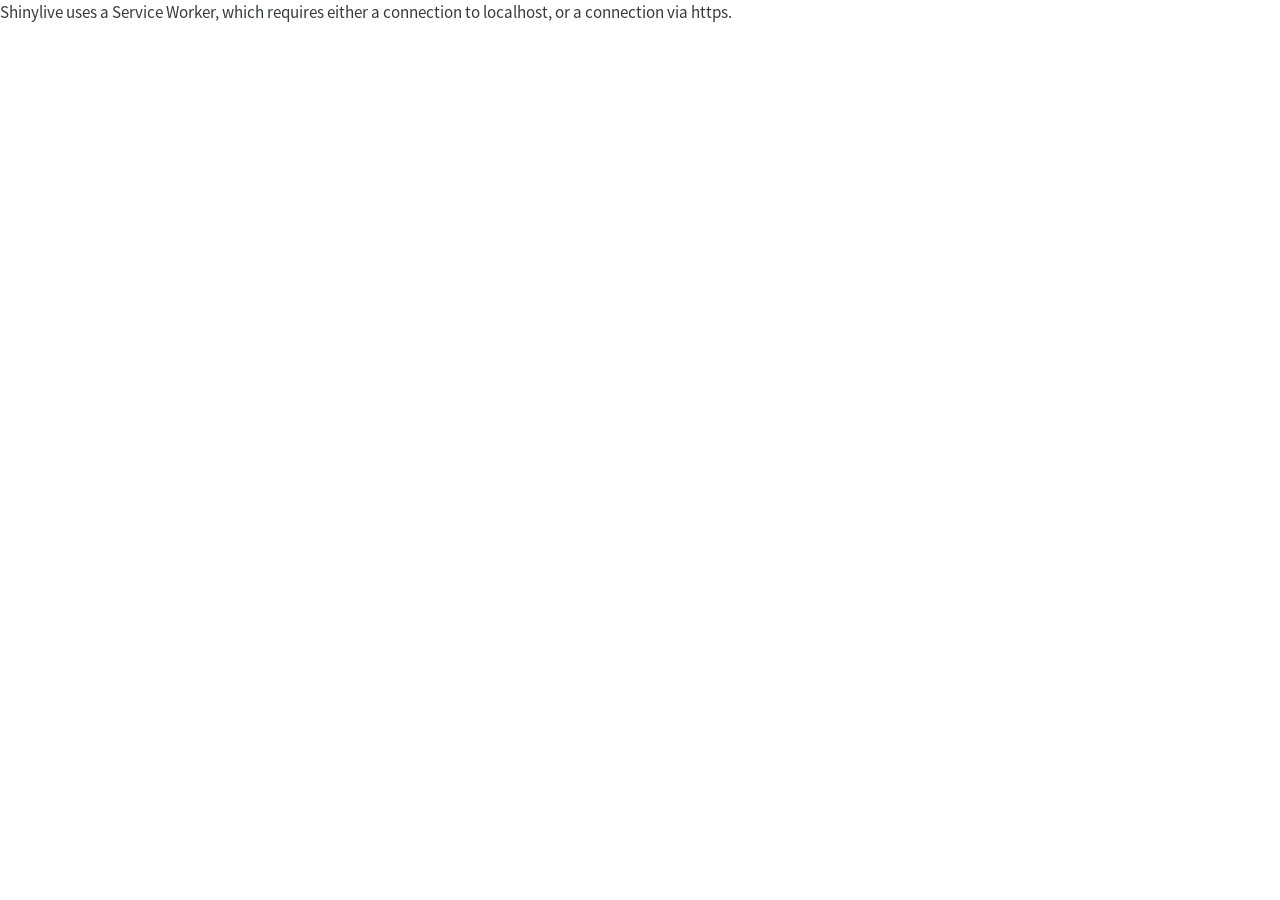
<file: dtds/index.html>
<!DOCTYPE html>
<html xmlns="http://www.w3.org/1999/xhtml" lang="en" xml:lang="en"><head>

<meta charset="utf-8">
<meta name="generator" content="quarto-1.10.19">

<meta name="viewport" content="width=device-width, initial-scale=1.0, user-scalable=yes">


<title>Discrete-time Dynamical Systems</title>
<style>
/* Default styles provided by pandoc.
** See https://pandoc.org/MANUAL.html#variables-for-html for config info.
*/
span.smallcaps{font-variant: small-caps;}
div.columns{display: flex; gap: 1.5em;}
div.column{flex: auto;}
@media screen {
div.columns{gap: min(4vw, 1.5em);}
div.column{overflow-x: auto;}
}
div.hanging-indent{margin-left: 1.5em; text-indent: -1.5em;}
ul.task-list{list-style: none;}
ul.task-list li input[type="checkbox"] {
  width: 0.8em;
  margin: 0 0.8em 0.2em -1em; /* quarto-specific, see https://github.com/quarto-dev/quarto-cli/issues/4556 */ 
  vertical-align: middle;
}
</style>


<script src="../site_libs/quarto-nav/quarto-nav.js"></script>
<script src="../site_libs/clipboard/clipboard.min.js"></script>
<script src="../site_libs/quarto-search/autocomplete.umd.js"></script>
<script src="../site_libs/quarto-search/fuse.min.js"></script>
<script src="../site_libs/quarto-search/quarto-search.js"></script>
<meta name="quarto:offset" content="../">
<script src="../site_libs/quarto-html/quarto.js" type="module"></script>
<script src="../site_libs/quarto-html/tabsets/tabsets.js" type="module"></script>
<script src="../site_libs/quarto-html/popper.min.js"></script>
<script src="../site_libs/quarto-html/tippy.umd.min.js"></script>
<script src="../site_libs/quarto-html/anchor.min.js"></script>
<link href="../site_libs/quarto-html/tippy.css" rel="stylesheet">
<link href="../site_libs/quarto-html/quarto-syntax-highlighting-bf27225e3a48a9273f3daa8f8e829971.css" rel="stylesheet" id="quarto-text-highlighting-styles">
<script src="../site_libs/bootstrap/bootstrap.min.js"></script>
<link href="../site_libs/bootstrap/bootstrap-icons.css" rel="stylesheet">
<link href="../site_libs/bootstrap/bootstrap-d470b3b8a0417c492fbdd4f7e79d6620.min.css" rel="stylesheet" append-hash="true" id="quarto-bootstrap" data-mode="light">
<meta name="shinylive:serviceworker_dir" content="..">
<script src="../site_libs/quarto-contrib/shinylive-0.10.12/shinylive/load-shinylive-sw.js" type="module"></script>
<script src="../site_libs/quarto-contrib/shinylive-0.10.12/shinylive/run-python-blocks.js" type="module"></script>
<link href="../site_libs/quarto-contrib/shinylive-0.10.12/shinylive/shinylive.css" rel="stylesheet">
<link href="../site_libs/quarto-contrib/shinylive-quarto-css/shinylive-quarto.css" rel="stylesheet">
<script id="quarto-search-options" type="application/json">{
  "location": "sidebar",
  "copy-button": false,
  "collapse-after": 3,
  "panel-placement": "start",
  "type": "textbox",
  "limit": 50,
  "keyboard-shortcut": [
    "f",
    "/",
    "s"
  ],
  "show-item-context": false,
  "language": {
    "search-no-results-text": "No results",
    "search-matching-documents-text": "matching documents",
    "search-copy-link-title": "Copy link to search",
    "search-hide-matches-text": "Hide additional matches",
    "search-more-match-text": "more match in this document",
    "search-more-matches-text": "more matches in this document",
    "search-clear-button-title": "Clear",
    "search-text-placeholder": "",
    "search-detached-cancel-button-title": "Cancel",
    "search-submit-button-title": "Submit",
    "search-label": "Search"
  }
}</script>


</head>

<body class="quarto-light">

<div id="quarto-search-results"></div>
<!-- content -->
<div id="quarto-content" class="quarto-container page-columns page-rows-contents page-layout-article">
<!-- sidebar -->
<!-- margin-sidebar -->
    <div id="quarto-margin-sidebar" class="sidebar margin-sidebar zindex-bottom">
        
    </div>
<!-- main -->
<main class="content" id="quarto-document-content">

<header id="title-block-header" class="quarto-title-block default">
<div class="quarto-title">
<h1 class="title">Discrete-time Dynamical Systems</h1>
</div>



<div class="quarto-title-meta">

    
  
    
  </div>
  


</header>


<pre class="shinylive-r" data-engine="r"><code>#| '!! shinylive warning !!': |
#|   shinylive does not work in self-contained HTML documents.
#|   Please set `embed-resources: false` in your metadata.
#| standalone: true
#| viewerHeight: 1000

library(shiny)

# Define UI for application that computes Riemann sums
ui &lt;- fluidPage(
  
  # Application title
  titlePanel("Discrete-Time Dynamical Systems"),
  
  # Sidebar with a slider input for number of bins 
  sidebarLayout(
    sidebarPanel(
      selectInput("model", "Select updating function", c(Logistic = "logistic", Custom = "user")),
      conditionalPanel(
        condition = "input.model == 'logistic'",
        sliderInput("r",
                    "r",
                    min = 0,
                    max = 4,
                    value = 2,
                    step = 0.01)
      ),
      conditionalPanel(
        condition = "input.model == 'user'",
        textInput("expr", label = "f(x) = ", value = "3.1*x*(1 - x)", placeholder = "e.g., 5*x+7"),
        sliderInput("xmax",
                    "Graph window",
                    min = 1,
                    max = 50,
                    value = 1)
      ),
      sliderInput("x0",
                  "Initial Value",
                  min = 0,
                  max = 1,
                  value = 0.5,
                  step = 0.01),
      sliderInput("n",
                  "Number of steps",
                  min = 10,
                  max = 50,
                  value = 10,
                  step = 5)
    ),# ends sidebarPanel
    
    # Show a plot of the generated distribution
    mainPanel(
      withMathJax(
        helpText("Choose values for the window size, initial value, and number of steps.  This app will generate a cobwebbing diagram for \\[x_{t+1} = f(x_{t}).\\] When you enter the formula, use * for multiplication. The graph will update, but  you must enter something for the formula, preferably involving the variable \\(x\\).")
      ),
      plotOutput("cobweb")
    )# end mainPanel
  )# ends sidebarLayout
)# ends fluidPage

# Define server logic required to graph a function and rectangles for area approximation
server &lt;- function(input, output) {
  
  output$cobweb &lt;- renderPlot({
    # generate bins based on input$bins from ui.R
    if(input$model == "logistic"){
      f &lt;- function(x) input$r*x*(1 - x)
      xmax &lt;- 1
    }else{
      xmax &lt;- input$xmax
      if(grepl("x", parse(text = req(input$expr)), ignore.case = TRUE) &amp; length(input$expr)&gt;0){
        f &lt;- function(x)eval(parse(text = tolower(req(input$expr))))
      }else if(length(input$expr)&gt;0){
        f &lt;- function(x) eval(parse(text = req(input$expr))) + 0*x
      }
    }
    
    # this will let us use the sliders by their assigned variable name rather than require "input$" each time
    
    x0 &lt;- input$x0
    n &lt;- input$n
    
    par(mar = c(4.1, 4.1, 0.8, 0.8), mfrow = c(1, 2))
    plot(f, xlim = c(0, xmax), ylim = c(0, xmax), las = 1, lwd = 2)
    mtext(expression(x[n]), 1, line = 2)
    mtext(expression(x[n+1]), 2, line = 2)
    
    abline(a = 0, b = 1, lty = 3, col = "gray")
    points(x0, 0, pch = 19, col = "red")        
    xs &lt;- x0
    
    # step over each subinterval
    for(i in 2:n){
      x0 &lt;- f(x0)
      xs &lt;- c(xs, x0)
      if(i == 2){
        segments(xs[i-1], 0, xs[i-1], xs[i])
        segments(xs[i-1], xs[i], xs[i], xs[i])}
      else{
        segments(xs[i-1], xs[i-1], xs[i-1], xs[i])
        segments(xs[i-1], xs[i], xs[i], xs[i])
      }
    }
    
    plot(seq(along = xs)-1, xs, type = 'o', pch = 19, xlab = "", ylab = "", ylim = c(0, xmax))
    mtext(paste(expression(n), "(Step)"), 1, line = 2)
    mtext(expression(x[n]), 2, line = 2)
    
    # to add our answer, we plotted a point to orient outselves around the graph
    # points(b, 0.3)
    # more clever would be to calculate the max value of f(x) on the interval and use that rather than 0.45, 0.4
    # I changed those a bit after class
    # then if we allowed sliders for additional parameters in the function, the graph and text would update
  })
}

# Run the application 
shinyApp(ui = ui, server = server)</code></pre>



</main> <!-- /main -->
<script id="quarto-html-after-body" type="application/javascript">
  window.document.addEventListener("DOMContentLoaded", function (event) {
    const icon = "";
    const anchorJS = new window.AnchorJS();
    anchorJS.options = {
      placement: 'right',
      icon: icon
    };
    anchorJS.add('.anchored');
    const isCodeAnnotation = (el) => {
      for (const clz of el.classList) {
        if (clz.startsWith('code-annotation-')) {                     
          return true;
        }
      }
      return false;
    }
    const onCopySuccess = function(e) {
      // button target
      const button = e.trigger;
      // don't keep focus
      button.blur();
      // flash "checked"
      button.classList.add('code-copy-button-checked');
      var currentTitle = button.getAttribute("title");
      button.setAttribute("title", "Copied!");
      let tooltip;
      if (window.bootstrap) {
        button.setAttribute("data-bs-toggle", "tooltip");
        button.setAttribute("data-bs-placement", "left");
        button.setAttribute("data-bs-title", "Copied!");
        tooltip = new bootstrap.Tooltip(button, 
          { trigger: "manual", 
            customClass: "code-copy-button-tooltip",
            offset: [0, -8]});
        tooltip.show();    
      }
      setTimeout(function() {
        if (tooltip) {
          tooltip.hide();
          button.removeAttribute("data-bs-title");
          button.removeAttribute("data-bs-toggle");
          button.removeAttribute("data-bs-placement");
        }
        button.setAttribute("title", currentTitle);
        button.classList.remove('code-copy-button-checked');
      }, 1000);
      // clear code selection
      e.clearSelection();
    }
    const getTextToCopy = function(trigger) {
      const outerScaffold = trigger.parentElement.cloneNode(true);
      const codeEl = outerScaffold.querySelector('code');
      for (const childEl of codeEl.children) {
        if (isCodeAnnotation(childEl)) {
          childEl.remove();
        }
      }
      return codeEl.innerText;
    }
    const clipboard = new window.ClipboardJS('.code-copy-button:not([data-in-quarto-modal])', {
      text: getTextToCopy
    });
    clipboard.on('success', onCopySuccess);
    if (window.document.getElementById('quarto-embedded-source-code-modal')) {
      const clipboardModal = new window.ClipboardJS('.code-copy-button[data-in-quarto-modal]', {
        text: getTextToCopy,
        container: window.document.getElementById('quarto-embedded-source-code-modal')
      });
      clipboardModal.on('success', onCopySuccess);
    }
      var localhostRegex = new RegExp(/^(?:http|https):\/\/localhost\:?[0-9]*\//);
      var mailtoRegex = new RegExp(/^mailto:/);
        var filterRegex = new RegExp("https:\/\/seanteachesmath\.github\.io\/shiny\/");
      var isInternal = (href) => {
          return filterRegex.test(href) || localhostRegex.test(href) || mailtoRegex.test(href);
      }
      // Inspect non-navigation links and adorn them if external
     var links = window.document.querySelectorAll('a[href]:not(.nav-link):not(.navbar-brand):not(.toc-action):not(.sidebar-link):not(.sidebar-item-toggle):not(.pagination-link):not(.no-external):not([aria-hidden]):not(.dropdown-item):not(.quarto-navigation-tool):not(.about-link)');
      for (var i=0; i<links.length; i++) {
        const link = links[i];
        if (!isInternal(link.href)) {
          // undo the damage that might have been done by quarto-nav.js in the case of
          // links that we want to consider external
          if (link.dataset.originalHref !== undefined) {
            link.href = link.dataset.originalHref;
          }
        }
      }
    function tippyHover(el, contentFn, onTriggerFn, onUntriggerFn) {
      const config = {
        allowHTML: true,
        maxWidth: 500,
        delay: 100,
        arrow: false,
        appendTo: function(el) {
            return el.parentElement;
        },
        interactive: true,
        interactiveBorder: 10,
        theme: 'quarto',
        placement: 'bottom-start',
      };
      if (contentFn) {
        config.content = contentFn;
      }
      if (onTriggerFn) {
        config.onTrigger = onTriggerFn;
      }
      if (onUntriggerFn) {
        config.onUntrigger = onUntriggerFn;
      }
      window.tippy(el, config); 
    }
    const noterefs = window.document.querySelectorAll('a[role="doc-noteref"]');
    for (var i=0; i<noterefs.length; i++) {
      const ref = noterefs[i];
      tippyHover(ref, function() {
        // use id or data attribute instead here
        let href = ref.getAttribute('data-footnote-href') || ref.getAttribute('href');
        try { href = new URL(href).hash; } catch {}
        const id = href.replace(/^#\/?/, "");
        const note = window.document.getElementById(id);
        if (note) {
          return note.innerHTML;
        } else {
          return "";
        }
      });
    }
    const xrefs = window.document.querySelectorAll('a.quarto-xref');
    const processXRef = (id, note) => {
      // Strip column container classes
      const stripColumnClz = (el) => {
        el.classList.remove("page-full", "page-columns");
        if (el.children) {
          for (const child of el.children) {
            stripColumnClz(child);
          }
        }
      }
      stripColumnClz(note)
      if (id === null || id.startsWith('sec-')) {
        // Special case sections, only their first couple elements
        const container = document.createElement("div");
        if (note.children && note.children.length > 2) {
          container.appendChild(note.children[0].cloneNode(true));
          for (let i = 1; i < note.children.length; i++) {
            const child = note.children[i];
            if (child.tagName === "P" && child.innerText === "") {
              continue;
            } else {
              container.appendChild(child.cloneNode(true));
              break;
            }
          }
          if (window.Quarto?.typesetMath) {
            window.Quarto.typesetMath(container);
          }
          return container.innerHTML
        } else {
          if (window.Quarto?.typesetMath) {
            window.Quarto.typesetMath(note);
          }
          return note.innerHTML;
        }
      } else {
        // Remove any anchor links if they are present
        const anchorLink = note.querySelector('a.anchorjs-link');
        if (anchorLink) {
          anchorLink.remove();
        }
        if (window.Quarto?.typesetMath) {
          window.Quarto.typesetMath(note);
        }
        if (note.classList.contains("callout")) {
          return note.outerHTML;
        } else {
          return note.innerHTML;
        }
      }
    }
    for (var i=0; i<xrefs.length; i++) {
      const xref = xrefs[i];
      tippyHover(xref, undefined, function(instance) {
        instance.disable();
        let url = xref.getAttribute('href');
        let hash = undefined; 
        if (url.startsWith('#')) {
          hash = url;
        } else {
          try { hash = new URL(url).hash; } catch {}
        }
        if (hash) {
          const id = hash.replace(/^#\/?/, "");
          const note = window.document.getElementById(id);
          if (note !== null) {
            try {
              const html = processXRef(id, note.cloneNode(true));
              instance.setContent(html);
            } finally {
              instance.enable();
              instance.show();
            }
          } else {
            // See if we can fetch this
            fetch(url.split('#')[0])
            .then(res => res.text())
            .then(html => {
              const parser = new DOMParser();
              const htmlDoc = parser.parseFromString(html, "text/html");
              const note = htmlDoc.getElementById(id);
              if (note !== null) {
                const html = processXRef(id, note);
                instance.setContent(html);
              } 
            }).finally(() => {
              instance.enable();
              instance.show();
            });
          }
        } else {
          // See if we can fetch a full url (with no hash to target)
          // This is a special case and we should probably do some content thinning / targeting
          fetch(url)
          .then(res => res.text())
          .then(html => {
            const parser = new DOMParser();
            const htmlDoc = parser.parseFromString(html, "text/html");
            const note = htmlDoc.querySelector('main.content');
            if (note !== null) {
              // This should only happen for chapter cross references
              // (since there is no id in the URL)
              // remove the first header
              if (note.children.length > 0 && note.children[0].tagName === "HEADER") {
                note.children[0].remove();
              }
              const html = processXRef(null, note);
              instance.setContent(html);
            } 
          }).finally(() => {
            instance.enable();
            instance.show();
          });
        }
      }, function(instance) {
      });
    }
        let selectedAnnoteEl;
        const selectorForAnnotation = ( cell, annotation) => {
          let cellAttr = 'data-code-cell="' + cell + '"';
          let lineAttr = 'data-code-annotation="' +  annotation + '"';
          const selector = 'span[' + cellAttr + '][' + lineAttr + ']';
          return selector;
        }
        const selectCodeLines = (annoteEl) => {
          const doc = window.document;
          const targetCell = annoteEl.getAttribute("data-target-cell");
          const targetAnnotation = annoteEl.getAttribute("data-target-annotation");
          const annoteSpan = window.document.querySelector(selectorForAnnotation(targetCell, targetAnnotation));
          const lines = annoteSpan.getAttribute("data-code-lines").split(",");
          const lineIds = lines.map((line) => {
            return targetCell + "-" + line;
          })
          let top = null;
          let height = null;
          let parent = null;
          if (lineIds.length > 0) {
              //compute the position of the single el (top and bottom and make a div)
              const el = window.document.getElementById(lineIds[0]);
              top = el.offsetTop;
              height = el.offsetHeight;
              parent = el.parentElement.parentElement;
            if (lineIds.length > 1) {
              const lastEl = window.document.getElementById(lineIds[lineIds.length - 1]);
              const bottom = lastEl.offsetTop + lastEl.offsetHeight;
              height = bottom - top;
            }
            if (top !== null && height !== null && parent !== null) {
              // cook up a div (if necessary) and position it 
              let div = window.document.getElementById("code-annotation-line-highlight");
              if (div === null) {
                div = window.document.createElement("div");
                div.setAttribute("id", "code-annotation-line-highlight");
                div.style.position = 'absolute';
                parent.appendChild(div);
              }
              div.style.top = top - 2 + "px";
              div.style.height = height + 4 + "px";
              div.style.left = 0;
              let gutterDiv = window.document.getElementById("code-annotation-line-highlight-gutter");
              if (gutterDiv === null) {
                gutterDiv = window.document.createElement("div");
                gutterDiv.setAttribute("id", "code-annotation-line-highlight-gutter");
                gutterDiv.style.position = 'absolute';
                const codeCell = window.document.getElementById(targetCell);
                const gutter = codeCell.querySelector('.code-annotation-gutter');
                gutter.appendChild(gutterDiv);
              }
              gutterDiv.style.top = top - 2 + "px";
              gutterDiv.style.height = height + 4 + "px";
            }
            selectedAnnoteEl = annoteEl;
          }
        };
        const unselectCodeLines = () => {
          const elementsIds = ["code-annotation-line-highlight", "code-annotation-line-highlight-gutter"];
          elementsIds.forEach((elId) => {
            const div = window.document.getElementById(elId);
            if (div) {
              div.remove();
            }
          });
          selectedAnnoteEl = undefined;
        };
          // Handle positioning of the toggle
      window.addEventListener(
        "resize",
        throttle(() => {
          elRect = undefined;
          if (selectedAnnoteEl) {
            selectCodeLines(selectedAnnoteEl);
          }
        }, 10)
      );
      function throttle(fn, ms) {
      let throttle = false;
      let timer;
        return (...args) => {
          if(!throttle) { // first call gets through
              fn.apply(this, args);
              throttle = true;
          } else { // all the others get throttled
              if(timer) clearTimeout(timer); // cancel #2
              timer = setTimeout(() => {
                fn.apply(this, args);
                timer = throttle = false;
              }, ms);
          }
        };
      }
        // Attach click handler to the DT
        const annoteDls = window.document.querySelectorAll('dt[data-target-cell]');
        for (const annoteDlNode of annoteDls) {
          annoteDlNode.addEventListener('click', (event) => {
            const clickedEl = event.target;
            if (clickedEl !== selectedAnnoteEl) {
              unselectCodeLines();
              const activeEl = window.document.querySelector('dt[data-target-cell].code-annotation-active');
              if (activeEl) {
                activeEl.classList.remove('code-annotation-active');
              }
              selectCodeLines(clickedEl);
              clickedEl.classList.add('code-annotation-active');
            } else {
              // Unselect the line
              unselectCodeLines();
              clickedEl.classList.remove('code-annotation-active');
            }
          });
        }
    const findCites = (el) => {
      const parentEl = el.parentElement;
      if (parentEl) {
        const cites = parentEl.dataset.cites;
        if (cites) {
          return {
            el,
            cites: cites.split(' ')
          };
        } else {
          return findCites(el.parentElement)
        }
      } else {
        return undefined;
      }
    };
    var bibliorefs = window.document.querySelectorAll('a[role="doc-biblioref"]');
    for (var i=0; i<bibliorefs.length; i++) {
      const ref = bibliorefs[i];
      const citeInfo = findCites(ref);
      if (citeInfo) {
        tippyHover(citeInfo.el, function() {
          var popup = window.document.createElement('div');
          citeInfo.cites.forEach(function(cite) {
            var citeDiv = window.document.createElement('div');
            citeDiv.classList.add('hanging-indent');
            citeDiv.classList.add('csl-entry');
            var biblioDiv = window.document.getElementById('ref-' + cite);
            if (biblioDiv) {
              citeDiv.innerHTML = biblioDiv.innerHTML;
            }
            popup.appendChild(citeDiv);
          });
          return popup.innerHTML;
        });
      }
    }
  });
  </script>
</div> <!-- /content -->




</body></html>
</file>
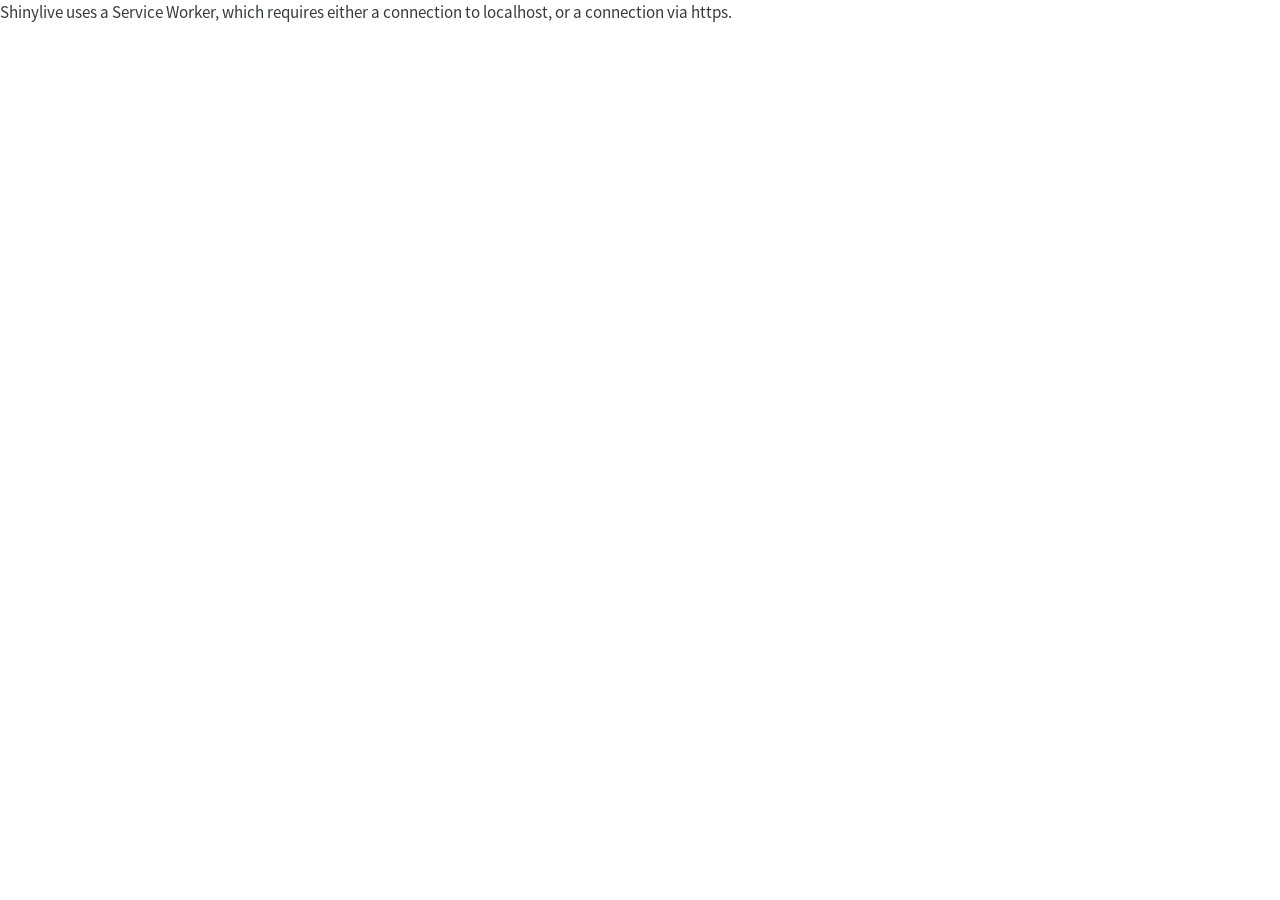
<file: integration/index.html>
<!DOCTYPE html>
<html xmlns="http://www.w3.org/1999/xhtml" lang="en" xml:lang="en"><head>

<meta charset="utf-8">
<meta name="generator" content="quarto-1.10.19">

<meta name="viewport" content="width=device-width, initial-scale=1.0, user-scalable=yes">


<title>Riemann sums</title>
<style>
/* Default styles provided by pandoc.
** See https://pandoc.org/MANUAL.html#variables-for-html for config info.
*/
span.smallcaps{font-variant: small-caps;}
div.columns{display: flex; gap: 1.5em;}
div.column{flex: auto;}
@media screen {
div.columns{gap: min(4vw, 1.5em);}
div.column{overflow-x: auto;}
}
div.hanging-indent{margin-left: 1.5em; text-indent: -1.5em;}
ul.task-list{list-style: none;}
ul.task-list li input[type="checkbox"] {
  width: 0.8em;
  margin: 0 0.8em 0.2em -1em; /* quarto-specific, see https://github.com/quarto-dev/quarto-cli/issues/4556 */ 
  vertical-align: middle;
}
</style>


<script src="../site_libs/quarto-nav/quarto-nav.js"></script>
<script src="../site_libs/clipboard/clipboard.min.js"></script>
<script src="../site_libs/quarto-search/autocomplete.umd.js"></script>
<script src="../site_libs/quarto-search/fuse.min.js"></script>
<script src="../site_libs/quarto-search/quarto-search.js"></script>
<meta name="quarto:offset" content="../">
<script src="../site_libs/quarto-html/quarto.js" type="module"></script>
<script src="../site_libs/quarto-html/tabsets/tabsets.js" type="module"></script>
<script src="../site_libs/quarto-html/popper.min.js"></script>
<script src="../site_libs/quarto-html/tippy.umd.min.js"></script>
<script src="../site_libs/quarto-html/anchor.min.js"></script>
<link href="../site_libs/quarto-html/tippy.css" rel="stylesheet">
<link href="../site_libs/quarto-html/quarto-syntax-highlighting-bf27225e3a48a9273f3daa8f8e829971.css" rel="stylesheet" id="quarto-text-highlighting-styles">
<script src="../site_libs/bootstrap/bootstrap.min.js"></script>
<link href="../site_libs/bootstrap/bootstrap-icons.css" rel="stylesheet">
<link href="../site_libs/bootstrap/bootstrap-d470b3b8a0417c492fbdd4f7e79d6620.min.css" rel="stylesheet" append-hash="true" id="quarto-bootstrap" data-mode="light">
<meta name="shinylive:serviceworker_dir" content="..">
<script src="../site_libs/quarto-contrib/shinylive-0.10.12/shinylive/load-shinylive-sw.js" type="module"></script>
<script src="../site_libs/quarto-contrib/shinylive-0.10.12/shinylive/run-python-blocks.js" type="module"></script>
<link href="../site_libs/quarto-contrib/shinylive-0.10.12/shinylive/shinylive.css" rel="stylesheet">
<link href="../site_libs/quarto-contrib/shinylive-quarto-css/shinylive-quarto.css" rel="stylesheet">
<script id="quarto-search-options" type="application/json">{
  "location": "sidebar",
  "copy-button": false,
  "collapse-after": 3,
  "panel-placement": "start",
  "type": "textbox",
  "limit": 50,
  "keyboard-shortcut": [
    "f",
    "/",
    "s"
  ],
  "show-item-context": false,
  "language": {
    "search-no-results-text": "No results",
    "search-matching-documents-text": "matching documents",
    "search-copy-link-title": "Copy link to search",
    "search-hide-matches-text": "Hide additional matches",
    "search-more-match-text": "more match in this document",
    "search-more-matches-text": "more matches in this document",
    "search-clear-button-title": "Clear",
    "search-text-placeholder": "",
    "search-detached-cancel-button-title": "Cancel",
    "search-submit-button-title": "Submit",
    "search-label": "Search"
  }
}</script>


</head>

<body class="quarto-light">

<div id="quarto-search-results"></div>
<!-- content -->
<div id="quarto-content" class="quarto-container page-columns page-rows-contents page-layout-article">
<!-- sidebar -->
<!-- margin-sidebar -->
    <div id="quarto-margin-sidebar" class="sidebar margin-sidebar zindex-bottom">
        
    </div>
<!-- main -->
<main class="content" id="quarto-document-content">

<header id="title-block-header" class="quarto-title-block default">
<div class="quarto-title">
<h1 class="title">Riemann sums</h1>
</div>



<div class="quarto-title-meta">

    
  
    
  </div>
  


</header>


<pre class="shinylive-r" data-engine="r"><code>#| '!! shinylive warning !!': |
#|   shinylive does not work in self-contained HTML documents.
#|   Please set `embed-resources: false` in your metadata.
#| standalone: true
#| viewerHeight: 1000
# This is a Shiny web application. You can run the application by clicking
# the 'Run App' button above.
#
# Find out more about building applications with Shiny here:
#
#    https://shiny.posit.co/
#

library(shiny)

# Define UI for application that computes Riemann sums
ui &lt;- fluidPage(

    # Application title
    titlePanel("Riemann sum calculator"),

    # Sidebar with a slider input for number of bins 
    sidebarLayout(
        sidebarPanel(
          selectInput("rule", "Choose integration rule", choices = c("left", "right", "midpoint")),
            sliderInput("limits",
                        "limits",
                        min = 0,
                        max = 50,
                        value = c(0, 1),
                        step = 0.1),
            #sliderInput("b",
            #            "Upper limits:",
            #            min = 0,
            #            max = 50,
            #            value = 10,
            #            step = 0.1),
            sliderInput("n",
                        "Number of rectangles:",
                        min = 1,
                        max = 50,
                        value = 30),
            textInput("expr", label = "f(x) = ", value = "x*exp(-x)", placeholder = "e.g., 5*x+7")
        ),# ends sidebarPanel

        # Show a plot of the generated distribution
        mainPanel(
          withMathJax(
            helpText("Choose a range that represents your limits of integration. To the left choose values for \\(a\\), \\(b\\), and \\(n\\) to approximate \\[\\int_{a}^{b} f(x) \\,dx \\approx \\Big( \\text{area of \\(n\\) rectangles}\\Big).\\] When  you enter the formula, use * for multiplication. The graph will update, but  you must enter something for the formula, preferably involving the variable \\(x\\).")
            ),
           plotOutput("rectangles")
        )# end mainPanel
    )# ends sidebarLayout
)# ends fluidPage

# Define server logic required to graph a function and rectangles for area approximation
server &lt;- function(input, output) {

        output$rectangles &lt;- renderPlot({
        # generate bins based on input$bins from ui.R
        if(grepl("x", parse(text = input$expr), ignore.case = TRUE) &amp; length(input$expr)&gt;0){
        f &lt;- function(x)eval(parse(text = tolower(input$expr)))
        }else if(length(input$expr)&gt;0){
        f &lt;- function(x) eval(parse(text = input$expr)) + 0*x
        }
        # this will let us use the sliders by their assigned variable name rather than require "input$" each time
        a &lt;- input$limits[1]
        b &lt;- input$limits[2]
        n &lt;- input$n
        
        ymax &lt;- ceiling(max(sapply(seq(a, b, length = n), f)))
        # initialize area, find 'dx', and start the plot
        area &lt;- 0
        dx &lt;- (b - a)/n
        plot(f, xlim = c(min(c(0, a)), b), ylim = c(0, ymax), las = 1, lwd = 2)
        
        # step over each subinterval
        for(i in 1:n){
          # we added this late to incorporate other rules, the impact on the code is minimal
          # if anything we probably should have defined the point xstar sooner to minimize change of errors
          if(input$rule == "left"){
            xstar &lt;- a + (i - 1)*dx
          }else if(input$rule == "right"){
            xstar &lt;- a + (i)*dx  
          }else{
            xstar &lt;- a + (i - 1/2)*dx
          }
          
          # codes the user-selected rectangle
          area &lt;- area + f(xstar)*dx
          # calculates polygon positions
          xs &lt;- c(a + (i - 1)*dx,  a + i*dx, a + i*dx, a + (i - 1)*dx)
          ys &lt;- c(0, 0, f(xstar), f(xstar))
          polygon(xs, ys, density = 20)
        }
        # to add our answer, we plotted a point to orient outselves around the graph
        # points(b, 0.3)
        mtext(paste("Estimate = ", area, ", Actual = ", integrate(f, lower = a, upper = b)$value, sep = ''), 3)
        # more clever would be to calculate the max value of f(x) on the interval and use that rather than 0.45, 0.4
        # I changed those a bit after class
        # then if we allowed sliders for additional parameters in the function, the graph and text would update
    })
}

# Run the application 
shinyApp(ui = ui, server = server)
</code></pre>



</main> <!-- /main -->
<script id="quarto-html-after-body" type="application/javascript">
  window.document.addEventListener("DOMContentLoaded", function (event) {
    const icon = "";
    const anchorJS = new window.AnchorJS();
    anchorJS.options = {
      placement: 'right',
      icon: icon
    };
    anchorJS.add('.anchored');
    const isCodeAnnotation = (el) => {
      for (const clz of el.classList) {
        if (clz.startsWith('code-annotation-')) {                     
          return true;
        }
      }
      return false;
    }
    const onCopySuccess = function(e) {
      // button target
      const button = e.trigger;
      // don't keep focus
      button.blur();
      // flash "checked"
      button.classList.add('code-copy-button-checked');
      var currentTitle = button.getAttribute("title");
      button.setAttribute("title", "Copied!");
      let tooltip;
      if (window.bootstrap) {
        button.setAttribute("data-bs-toggle", "tooltip");
        button.setAttribute("data-bs-placement", "left");
        button.setAttribute("data-bs-title", "Copied!");
        tooltip = new bootstrap.Tooltip(button, 
          { trigger: "manual", 
            customClass: "code-copy-button-tooltip",
            offset: [0, -8]});
        tooltip.show();    
      }
      setTimeout(function() {
        if (tooltip) {
          tooltip.hide();
          button.removeAttribute("data-bs-title");
          button.removeAttribute("data-bs-toggle");
          button.removeAttribute("data-bs-placement");
        }
        button.setAttribute("title", currentTitle);
        button.classList.remove('code-copy-button-checked');
      }, 1000);
      // clear code selection
      e.clearSelection();
    }
    const getTextToCopy = function(trigger) {
      const outerScaffold = trigger.parentElement.cloneNode(true);
      const codeEl = outerScaffold.querySelector('code');
      for (const childEl of codeEl.children) {
        if (isCodeAnnotation(childEl)) {
          childEl.remove();
        }
      }
      return codeEl.innerText;
    }
    const clipboard = new window.ClipboardJS('.code-copy-button:not([data-in-quarto-modal])', {
      text: getTextToCopy
    });
    clipboard.on('success', onCopySuccess);
    if (window.document.getElementById('quarto-embedded-source-code-modal')) {
      const clipboardModal = new window.ClipboardJS('.code-copy-button[data-in-quarto-modal]', {
        text: getTextToCopy,
        container: window.document.getElementById('quarto-embedded-source-code-modal')
      });
      clipboardModal.on('success', onCopySuccess);
    }
      var localhostRegex = new RegExp(/^(?:http|https):\/\/localhost\:?[0-9]*\//);
      var mailtoRegex = new RegExp(/^mailto:/);
        var filterRegex = new RegExp("https:\/\/seanteachesmath\.github\.io\/shiny\/");
      var isInternal = (href) => {
          return filterRegex.test(href) || localhostRegex.test(href) || mailtoRegex.test(href);
      }
      // Inspect non-navigation links and adorn them if external
     var links = window.document.querySelectorAll('a[href]:not(.nav-link):not(.navbar-brand):not(.toc-action):not(.sidebar-link):not(.sidebar-item-toggle):not(.pagination-link):not(.no-external):not([aria-hidden]):not(.dropdown-item):not(.quarto-navigation-tool):not(.about-link)');
      for (var i=0; i<links.length; i++) {
        const link = links[i];
        if (!isInternal(link.href)) {
          // undo the damage that might have been done by quarto-nav.js in the case of
          // links that we want to consider external
          if (link.dataset.originalHref !== undefined) {
            link.href = link.dataset.originalHref;
          }
        }
      }
    function tippyHover(el, contentFn, onTriggerFn, onUntriggerFn) {
      const config = {
        allowHTML: true,
        maxWidth: 500,
        delay: 100,
        arrow: false,
        appendTo: function(el) {
            return el.parentElement;
        },
        interactive: true,
        interactiveBorder: 10,
        theme: 'quarto',
        placement: 'bottom-start',
      };
      if (contentFn) {
        config.content = contentFn;
      }
      if (onTriggerFn) {
        config.onTrigger = onTriggerFn;
      }
      if (onUntriggerFn) {
        config.onUntrigger = onUntriggerFn;
      }
      window.tippy(el, config); 
    }
    const noterefs = window.document.querySelectorAll('a[role="doc-noteref"]');
    for (var i=0; i<noterefs.length; i++) {
      const ref = noterefs[i];
      tippyHover(ref, function() {
        // use id or data attribute instead here
        let href = ref.getAttribute('data-footnote-href') || ref.getAttribute('href');
        try { href = new URL(href).hash; } catch {}
        const id = href.replace(/^#\/?/, "");
        const note = window.document.getElementById(id);
        if (note) {
          return note.innerHTML;
        } else {
          return "";
        }
      });
    }
    const xrefs = window.document.querySelectorAll('a.quarto-xref');
    const processXRef = (id, note) => {
      // Strip column container classes
      const stripColumnClz = (el) => {
        el.classList.remove("page-full", "page-columns");
        if (el.children) {
          for (const child of el.children) {
            stripColumnClz(child);
          }
        }
      }
      stripColumnClz(note)
      if (id === null || id.startsWith('sec-')) {
        // Special case sections, only their first couple elements
        const container = document.createElement("div");
        if (note.children && note.children.length > 2) {
          container.appendChild(note.children[0].cloneNode(true));
          for (let i = 1; i < note.children.length; i++) {
            const child = note.children[i];
            if (child.tagName === "P" && child.innerText === "") {
              continue;
            } else {
              container.appendChild(child.cloneNode(true));
              break;
            }
          }
          if (window.Quarto?.typesetMath) {
            window.Quarto.typesetMath(container);
          }
          return container.innerHTML
        } else {
          if (window.Quarto?.typesetMath) {
            window.Quarto.typesetMath(note);
          }
          return note.innerHTML;
        }
      } else {
        // Remove any anchor links if they are present
        const anchorLink = note.querySelector('a.anchorjs-link');
        if (anchorLink) {
          anchorLink.remove();
        }
        if (window.Quarto?.typesetMath) {
          window.Quarto.typesetMath(note);
        }
        if (note.classList.contains("callout")) {
          return note.outerHTML;
        } else {
          return note.innerHTML;
        }
      }
    }
    for (var i=0; i<xrefs.length; i++) {
      const xref = xrefs[i];
      tippyHover(xref, undefined, function(instance) {
        instance.disable();
        let url = xref.getAttribute('href');
        let hash = undefined; 
        if (url.startsWith('#')) {
          hash = url;
        } else {
          try { hash = new URL(url).hash; } catch {}
        }
        if (hash) {
          const id = hash.replace(/^#\/?/, "");
          const note = window.document.getElementById(id);
          if (note !== null) {
            try {
              const html = processXRef(id, note.cloneNode(true));
              instance.setContent(html);
            } finally {
              instance.enable();
              instance.show();
            }
          } else {
            // See if we can fetch this
            fetch(url.split('#')[0])
            .then(res => res.text())
            .then(html => {
              const parser = new DOMParser();
              const htmlDoc = parser.parseFromString(html, "text/html");
              const note = htmlDoc.getElementById(id);
              if (note !== null) {
                const html = processXRef(id, note);
                instance.setContent(html);
              } 
            }).finally(() => {
              instance.enable();
              instance.show();
            });
          }
        } else {
          // See if we can fetch a full url (with no hash to target)
          // This is a special case and we should probably do some content thinning / targeting
          fetch(url)
          .then(res => res.text())
          .then(html => {
            const parser = new DOMParser();
            const htmlDoc = parser.parseFromString(html, "text/html");
            const note = htmlDoc.querySelector('main.content');
            if (note !== null) {
              // This should only happen for chapter cross references
              // (since there is no id in the URL)
              // remove the first header
              if (note.children.length > 0 && note.children[0].tagName === "HEADER") {
                note.children[0].remove();
              }
              const html = processXRef(null, note);
              instance.setContent(html);
            } 
          }).finally(() => {
            instance.enable();
            instance.show();
          });
        }
      }, function(instance) {
      });
    }
        let selectedAnnoteEl;
        const selectorForAnnotation = ( cell, annotation) => {
          let cellAttr = 'data-code-cell="' + cell + '"';
          let lineAttr = 'data-code-annotation="' +  annotation + '"';
          const selector = 'span[' + cellAttr + '][' + lineAttr + ']';
          return selector;
        }
        const selectCodeLines = (annoteEl) => {
          const doc = window.document;
          const targetCell = annoteEl.getAttribute("data-target-cell");
          const targetAnnotation = annoteEl.getAttribute("data-target-annotation");
          const annoteSpan = window.document.querySelector(selectorForAnnotation(targetCell, targetAnnotation));
          const lines = annoteSpan.getAttribute("data-code-lines").split(",");
          const lineIds = lines.map((line) => {
            return targetCell + "-" + line;
          })
          let top = null;
          let height = null;
          let parent = null;
          if (lineIds.length > 0) {
              //compute the position of the single el (top and bottom and make a div)
              const el = window.document.getElementById(lineIds[0]);
              top = el.offsetTop;
              height = el.offsetHeight;
              parent = el.parentElement.parentElement;
            if (lineIds.length > 1) {
              const lastEl = window.document.getElementById(lineIds[lineIds.length - 1]);
              const bottom = lastEl.offsetTop + lastEl.offsetHeight;
              height = bottom - top;
            }
            if (top !== null && height !== null && parent !== null) {
              // cook up a div (if necessary) and position it 
              let div = window.document.getElementById("code-annotation-line-highlight");
              if (div === null) {
                div = window.document.createElement("div");
                div.setAttribute("id", "code-annotation-line-highlight");
                div.style.position = 'absolute';
                parent.appendChild(div);
              }
              div.style.top = top - 2 + "px";
              div.style.height = height + 4 + "px";
              div.style.left = 0;
              let gutterDiv = window.document.getElementById("code-annotation-line-highlight-gutter");
              if (gutterDiv === null) {
                gutterDiv = window.document.createElement("div");
                gutterDiv.setAttribute("id", "code-annotation-line-highlight-gutter");
                gutterDiv.style.position = 'absolute';
                const codeCell = window.document.getElementById(targetCell);
                const gutter = codeCell.querySelector('.code-annotation-gutter');
                gutter.appendChild(gutterDiv);
              }
              gutterDiv.style.top = top - 2 + "px";
              gutterDiv.style.height = height + 4 + "px";
            }
            selectedAnnoteEl = annoteEl;
          }
        };
        const unselectCodeLines = () => {
          const elementsIds = ["code-annotation-line-highlight", "code-annotation-line-highlight-gutter"];
          elementsIds.forEach((elId) => {
            const div = window.document.getElementById(elId);
            if (div) {
              div.remove();
            }
          });
          selectedAnnoteEl = undefined;
        };
          // Handle positioning of the toggle
      window.addEventListener(
        "resize",
        throttle(() => {
          elRect = undefined;
          if (selectedAnnoteEl) {
            selectCodeLines(selectedAnnoteEl);
          }
        }, 10)
      );
      function throttle(fn, ms) {
      let throttle = false;
      let timer;
        return (...args) => {
          if(!throttle) { // first call gets through
              fn.apply(this, args);
              throttle = true;
          } else { // all the others get throttled
              if(timer) clearTimeout(timer); // cancel #2
              timer = setTimeout(() => {
                fn.apply(this, args);
                timer = throttle = false;
              }, ms);
          }
        };
      }
        // Attach click handler to the DT
        const annoteDls = window.document.querySelectorAll('dt[data-target-cell]');
        for (const annoteDlNode of annoteDls) {
          annoteDlNode.addEventListener('click', (event) => {
            const clickedEl = event.target;
            if (clickedEl !== selectedAnnoteEl) {
              unselectCodeLines();
              const activeEl = window.document.querySelector('dt[data-target-cell].code-annotation-active');
              if (activeEl) {
                activeEl.classList.remove('code-annotation-active');
              }
              selectCodeLines(clickedEl);
              clickedEl.classList.add('code-annotation-active');
            } else {
              // Unselect the line
              unselectCodeLines();
              clickedEl.classList.remove('code-annotation-active');
            }
          });
        }
    const findCites = (el) => {
      const parentEl = el.parentElement;
      if (parentEl) {
        const cites = parentEl.dataset.cites;
        if (cites) {
          return {
            el,
            cites: cites.split(' ')
          };
        } else {
          return findCites(el.parentElement)
        }
      } else {
        return undefined;
      }
    };
    var bibliorefs = window.document.querySelectorAll('a[role="doc-biblioref"]');
    for (var i=0; i<bibliorefs.length; i++) {
      const ref = bibliorefs[i];
      const citeInfo = findCites(ref);
      if (citeInfo) {
        tippyHover(citeInfo.el, function() {
          var popup = window.document.createElement('div');
          citeInfo.cites.forEach(function(cite) {
            var citeDiv = window.document.createElement('div');
            citeDiv.classList.add('hanging-indent');
            citeDiv.classList.add('csl-entry');
            var biblioDiv = window.document.getElementById('ref-' + cite);
            if (biblioDiv) {
              citeDiv.innerHTML = biblioDiv.innerHTML;
            }
            popup.appendChild(citeDiv);
          });
          return popup.innerHTML;
        });
      }
    }
  });
  </script>
</div> <!-- /content -->




</body></html>
</file>
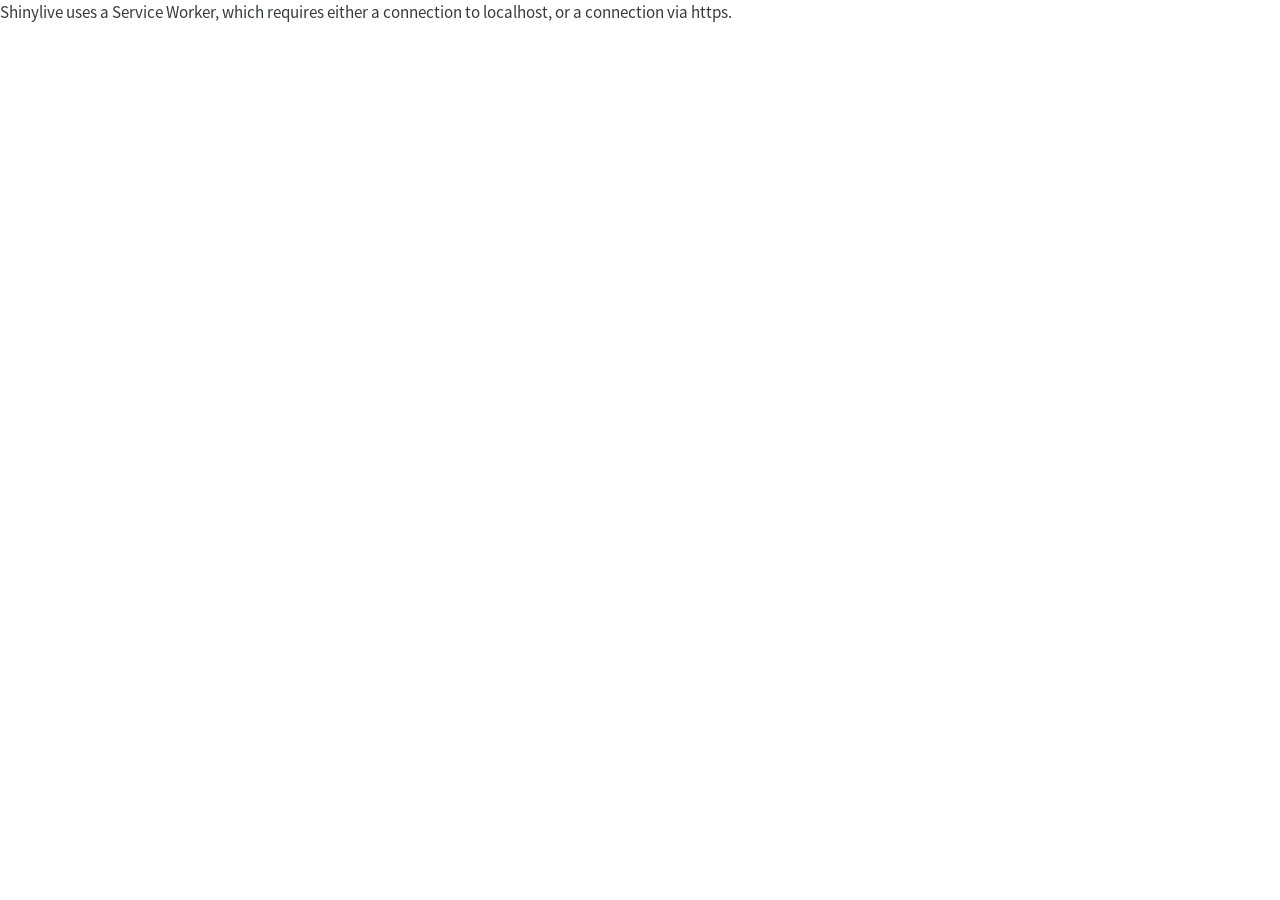
<file: matrix/index.html>
<!DOCTYPE html>
<html xmlns="http://www.w3.org/1999/xhtml" lang="en" xml:lang="en"><head>

<meta charset="utf-8">
<meta name="generator" content="quarto-1.10.19">

<meta name="viewport" content="width=device-width, initial-scale=1.0, user-scalable=yes">


<title>Discrete-time matrix models</title>
<style>
/* Default styles provided by pandoc.
** See https://pandoc.org/MANUAL.html#variables-for-html for config info.
*/
span.smallcaps{font-variant: small-caps;}
div.columns{display: flex; gap: 1.5em;}
div.column{flex: auto;}
@media screen {
div.columns{gap: min(4vw, 1.5em);}
div.column{overflow-x: auto;}
}
div.hanging-indent{margin-left: 1.5em; text-indent: -1.5em;}
ul.task-list{list-style: none;}
ul.task-list li input[type="checkbox"] {
  width: 0.8em;
  margin: 0 0.8em 0.2em -1em; /* quarto-specific, see https://github.com/quarto-dev/quarto-cli/issues/4556 */ 
  vertical-align: middle;
}
</style>


<script src="../site_libs/quarto-nav/quarto-nav.js"></script>
<script src="../site_libs/clipboard/clipboard.min.js"></script>
<script src="../site_libs/quarto-search/autocomplete.umd.js"></script>
<script src="../site_libs/quarto-search/fuse.min.js"></script>
<script src="../site_libs/quarto-search/quarto-search.js"></script>
<meta name="quarto:offset" content="../">
<script src="../site_libs/quarto-html/quarto.js" type="module"></script>
<script src="../site_libs/quarto-html/tabsets/tabsets.js" type="module"></script>
<script src="../site_libs/quarto-html/popper.min.js"></script>
<script src="../site_libs/quarto-html/tippy.umd.min.js"></script>
<script src="../site_libs/quarto-html/anchor.min.js"></script>
<link href="../site_libs/quarto-html/tippy.css" rel="stylesheet">
<link href="../site_libs/quarto-html/quarto-syntax-highlighting-bf27225e3a48a9273f3daa8f8e829971.css" rel="stylesheet" id="quarto-text-highlighting-styles">
<script src="../site_libs/bootstrap/bootstrap.min.js"></script>
<link href="../site_libs/bootstrap/bootstrap-icons.css" rel="stylesheet">
<link href="../site_libs/bootstrap/bootstrap-d470b3b8a0417c492fbdd4f7e79d6620.min.css" rel="stylesheet" append-hash="true" id="quarto-bootstrap" data-mode="light">
<meta name="shinylive:serviceworker_dir" content="..">
<script src="../site_libs/quarto-contrib/shinylive-0.10.12/shinylive/load-shinylive-sw.js" type="module"></script>
<script src="../site_libs/quarto-contrib/shinylive-0.10.12/shinylive/run-python-blocks.js" type="module"></script>
<link href="../site_libs/quarto-contrib/shinylive-0.10.12/shinylive/shinylive.css" rel="stylesheet">
<link href="../site_libs/quarto-contrib/shinylive-quarto-css/shinylive-quarto.css" rel="stylesheet">
<script id="quarto-search-options" type="application/json">{
  "location": "sidebar",
  "copy-button": false,
  "collapse-after": 3,
  "panel-placement": "start",
  "type": "textbox",
  "limit": 50,
  "keyboard-shortcut": [
    "f",
    "/",
    "s"
  ],
  "show-item-context": false,
  "language": {
    "search-no-results-text": "No results",
    "search-matching-documents-text": "matching documents",
    "search-copy-link-title": "Copy link to search",
    "search-hide-matches-text": "Hide additional matches",
    "search-more-match-text": "more match in this document",
    "search-more-matches-text": "more matches in this document",
    "search-clear-button-title": "Clear",
    "search-text-placeholder": "",
    "search-detached-cancel-button-title": "Cancel",
    "search-submit-button-title": "Submit",
    "search-label": "Search"
  }
}</script>


</head>

<body class="quarto-light">

<div id="quarto-search-results"></div>
<!-- content -->
<div id="quarto-content" class="quarto-container page-columns page-rows-contents page-layout-article">
<!-- sidebar -->
<!-- margin-sidebar -->
    <div id="quarto-margin-sidebar" class="sidebar margin-sidebar zindex-bottom">
        
    </div>
<!-- main -->
<main class="content" id="quarto-document-content">

<header id="title-block-header" class="quarto-title-block default">
<div class="quarto-title">
<h1 class="title">Discrete-time matrix models</h1>
</div>



<div class="quarto-title-meta">

    
  
    
  </div>
  


</header>


<pre class="shinylive-r" data-engine="r"><code>#| '!! shinylive warning !!': |
#|   shinylive does not work in self-contained HTML documents.
#|   Please set `embed-resources: false` in your metadata.
#| standalone: true
#| viewerHeight: 1000
library(shiny)

# Define UI for application that draws a histogram
ui &lt;- fluidPage(
  # Application title
  titlePanel("Discrete-time population models"),
  
  # Sidebar with a slider input for number of bins
  sidebarLayout(
    sidebarPanel(
      sliderInput(
        "alpha",
        withMathJax(helpText("\\(\\alpha = \\)")),
        min = 0,
        max = 1,
        value = 0.1,
        step = 0.01
      ),
      sliderInput(
        "beta",
        withMathJax(helpText("\\(\\beta = \\)")),
        min = 0,
        max = 100,
        value = 10,
        step = 1
      ),
      sliderInput(
        "sigma",
        withMathJax(helpText("\\(\\sigma = \\)")),
        min = 0,
        max = 1,
        value = 0.1,
        step = 0.01
      ),
            sliderInput(
        "V0",
        withMathJax(helpText("\\(V_{0} = \\)")),
        min = 0,
        max = 100,
        value = 10,
        step = 1
      ),
            sliderInput(
        "F0",
        withMathJax(helpText("\\(F_{0} = \\)")),
        min = 0,
        max = 100,
        value = 10,
        step = 1
      ),
      sliderInput(
        "tmax",
        withMathJax(helpText("\\(t_{\\text{max}} = \\)")),
        min = 10,
        max = 100,
        value = 10,
        step = 10
      ),
      actionButton(
        "eig",
        "Show dominant eigenvector"
      ),
      actionButton(
        "clear",
        "Clear"
      ),
      ),
    # Show a plot of the generated distribution
    mainPanel(withMathJax(
      helpText("This is a tool to explore the behavior of \\[\\Big(\\begin{array}{c}V\\\\F\\end{array}\\Big)_{t + 1} = \\Big(\\begin{array}{cc}\\alpha &amp; \\beta\\\\\\sigma &amp; 0\\end{array}\\Big)\\Big(\\begin{array}{c}V\\\\F\\end{array}\\Big)_{t}.\\] The top plot shows dynamics against time, while the second plot shows something resembling the phase plane. See your notes for an interpretation of and rationale for parameters. For certain parameter values the tick mark labels might overlap axes labels.")
    ), 
    plotOutput("plot1"),
    plotOutput("plot2"))
  )
)

# Define server logic required to draw a histogram
server &lt;- function(input, output) {
  observe({
    A &lt;- matrix(c(input$alpha, input$beta, input$sigma, 0), nrow = 2, ncol = 2, byrow = TRUE)
    N &lt;- matrix(c(input$V0, input$F0), nrow = 2, ncol = 1, byrow = TRUE)
    eig &lt;- eigen(A)
    
    idx &lt;- which(eig$values == max(eig$values))
    
    sol &lt;- N
    for(i in 2:input$tmax){
      sol &lt;- cbind(sol, A%*%sol[, i - 1])
    }
    # # # # # # # # # # # # # # # #
    showEig &lt;- reactiveValues(val = FALSE)

    observeEvent(input$eig, {
      showEig$val &lt;- TRUE
    }) 
    observeEvent(input$clear, {
      showEig$val &lt;- FALSE
    }) 
      
    output$plot1 &lt;- renderPlot({

      par(mar = c(4.1, 5.1, 0.8, 0.8), xaxs = 'i', yaxs = 'i')
      matplot(0:(input$tmax - 1), t(sol), type = 'l', las = 1, ylim = c(0, 10*ceiling(max(sol)/10)), lty = 1, lwd = 2, xlab = "Time", ylab = "Abundance")
      legend("topright", c("vegetative", "flowering"), col = c(1, 2), lwd = 2)      
    })
    
    output$plot2 &lt;- renderPlot({
      par(mar = c(4.1, 5.1, 0.8, 0.8), xaxs = 'i', yaxs = 'i')
      plot(t(sol), type = 'l', las = 1, xlim = c(0, 10*ceiling(max(sol[1, ])/10)), ylim = c(0, 10*ceiling(max(sol[ 2, ])/10)), lty = 1, lwd = 2, xlab = "Vegetative", ylab = "Flowering")
      points(sol[1, 1], sol[2, 1], pch = 19, col = "red")
      legend("topright", c("Dynamics", "Initial Condition"), col = c(1, "red"), lwd = 2, lty = c(1, NA), pch = c(NA, 19))      
      if(showEig$val == TRUE){
        if(eig$values[idx] &gt; 0){
        abline(a = 0, b = abs(eig$vectors[2, idx]/eig$vectors[1, idx]))
      }}
    })
    
  })
  
}

# Run the application
shinyApp(ui = ui, server = server)</code></pre>



</main> <!-- /main -->
<script id="quarto-html-after-body" type="application/javascript">
  window.document.addEventListener("DOMContentLoaded", function (event) {
    const icon = "";
    const anchorJS = new window.AnchorJS();
    anchorJS.options = {
      placement: 'right',
      icon: icon
    };
    anchorJS.add('.anchored');
    const isCodeAnnotation = (el) => {
      for (const clz of el.classList) {
        if (clz.startsWith('code-annotation-')) {                     
          return true;
        }
      }
      return false;
    }
    const onCopySuccess = function(e) {
      // button target
      const button = e.trigger;
      // don't keep focus
      button.blur();
      // flash "checked"
      button.classList.add('code-copy-button-checked');
      var currentTitle = button.getAttribute("title");
      button.setAttribute("title", "Copied!");
      let tooltip;
      if (window.bootstrap) {
        button.setAttribute("data-bs-toggle", "tooltip");
        button.setAttribute("data-bs-placement", "left");
        button.setAttribute("data-bs-title", "Copied!");
        tooltip = new bootstrap.Tooltip(button, 
          { trigger: "manual", 
            customClass: "code-copy-button-tooltip",
            offset: [0, -8]});
        tooltip.show();    
      }
      setTimeout(function() {
        if (tooltip) {
          tooltip.hide();
          button.removeAttribute("data-bs-title");
          button.removeAttribute("data-bs-toggle");
          button.removeAttribute("data-bs-placement");
        }
        button.setAttribute("title", currentTitle);
        button.classList.remove('code-copy-button-checked');
      }, 1000);
      // clear code selection
      e.clearSelection();
    }
    const getTextToCopy = function(trigger) {
      const outerScaffold = trigger.parentElement.cloneNode(true);
      const codeEl = outerScaffold.querySelector('code');
      for (const childEl of codeEl.children) {
        if (isCodeAnnotation(childEl)) {
          childEl.remove();
        }
      }
      return codeEl.innerText;
    }
    const clipboard = new window.ClipboardJS('.code-copy-button:not([data-in-quarto-modal])', {
      text: getTextToCopy
    });
    clipboard.on('success', onCopySuccess);
    if (window.document.getElementById('quarto-embedded-source-code-modal')) {
      const clipboardModal = new window.ClipboardJS('.code-copy-button[data-in-quarto-modal]', {
        text: getTextToCopy,
        container: window.document.getElementById('quarto-embedded-source-code-modal')
      });
      clipboardModal.on('success', onCopySuccess);
    }
      var localhostRegex = new RegExp(/^(?:http|https):\/\/localhost\:?[0-9]*\//);
      var mailtoRegex = new RegExp(/^mailto:/);
        var filterRegex = new RegExp("https:\/\/seanteachesmath\.github\.io\/shiny\/");
      var isInternal = (href) => {
          return filterRegex.test(href) || localhostRegex.test(href) || mailtoRegex.test(href);
      }
      // Inspect non-navigation links and adorn them if external
     var links = window.document.querySelectorAll('a[href]:not(.nav-link):not(.navbar-brand):not(.toc-action):not(.sidebar-link):not(.sidebar-item-toggle):not(.pagination-link):not(.no-external):not([aria-hidden]):not(.dropdown-item):not(.quarto-navigation-tool):not(.about-link)');
      for (var i=0; i<links.length; i++) {
        const link = links[i];
        if (!isInternal(link.href)) {
          // undo the damage that might have been done by quarto-nav.js in the case of
          // links that we want to consider external
          if (link.dataset.originalHref !== undefined) {
            link.href = link.dataset.originalHref;
          }
        }
      }
    function tippyHover(el, contentFn, onTriggerFn, onUntriggerFn) {
      const config = {
        allowHTML: true,
        maxWidth: 500,
        delay: 100,
        arrow: false,
        appendTo: function(el) {
            return el.parentElement;
        },
        interactive: true,
        interactiveBorder: 10,
        theme: 'quarto',
        placement: 'bottom-start',
      };
      if (contentFn) {
        config.content = contentFn;
      }
      if (onTriggerFn) {
        config.onTrigger = onTriggerFn;
      }
      if (onUntriggerFn) {
        config.onUntrigger = onUntriggerFn;
      }
      window.tippy(el, config); 
    }
    const noterefs = window.document.querySelectorAll('a[role="doc-noteref"]');
    for (var i=0; i<noterefs.length; i++) {
      const ref = noterefs[i];
      tippyHover(ref, function() {
        // use id or data attribute instead here
        let href = ref.getAttribute('data-footnote-href') || ref.getAttribute('href');
        try { href = new URL(href).hash; } catch {}
        const id = href.replace(/^#\/?/, "");
        const note = window.document.getElementById(id);
        if (note) {
          return note.innerHTML;
        } else {
          return "";
        }
      });
    }
    const xrefs = window.document.querySelectorAll('a.quarto-xref');
    const processXRef = (id, note) => {
      // Strip column container classes
      const stripColumnClz = (el) => {
        el.classList.remove("page-full", "page-columns");
        if (el.children) {
          for (const child of el.children) {
            stripColumnClz(child);
          }
        }
      }
      stripColumnClz(note)
      if (id === null || id.startsWith('sec-')) {
        // Special case sections, only their first couple elements
        const container = document.createElement("div");
        if (note.children && note.children.length > 2) {
          container.appendChild(note.children[0].cloneNode(true));
          for (let i = 1; i < note.children.length; i++) {
            const child = note.children[i];
            if (child.tagName === "P" && child.innerText === "") {
              continue;
            } else {
              container.appendChild(child.cloneNode(true));
              break;
            }
          }
          if (window.Quarto?.typesetMath) {
            window.Quarto.typesetMath(container);
          }
          return container.innerHTML
        } else {
          if (window.Quarto?.typesetMath) {
            window.Quarto.typesetMath(note);
          }
          return note.innerHTML;
        }
      } else {
        // Remove any anchor links if they are present
        const anchorLink = note.querySelector('a.anchorjs-link');
        if (anchorLink) {
          anchorLink.remove();
        }
        if (window.Quarto?.typesetMath) {
          window.Quarto.typesetMath(note);
        }
        if (note.classList.contains("callout")) {
          return note.outerHTML;
        } else {
          return note.innerHTML;
        }
      }
    }
    for (var i=0; i<xrefs.length; i++) {
      const xref = xrefs[i];
      tippyHover(xref, undefined, function(instance) {
        instance.disable();
        let url = xref.getAttribute('href');
        let hash = undefined; 
        if (url.startsWith('#')) {
          hash = url;
        } else {
          try { hash = new URL(url).hash; } catch {}
        }
        if (hash) {
          const id = hash.replace(/^#\/?/, "");
          const note = window.document.getElementById(id);
          if (note !== null) {
            try {
              const html = processXRef(id, note.cloneNode(true));
              instance.setContent(html);
            } finally {
              instance.enable();
              instance.show();
            }
          } else {
            // See if we can fetch this
            fetch(url.split('#')[0])
            .then(res => res.text())
            .then(html => {
              const parser = new DOMParser();
              const htmlDoc = parser.parseFromString(html, "text/html");
              const note = htmlDoc.getElementById(id);
              if (note !== null) {
                const html = processXRef(id, note);
                instance.setContent(html);
              } 
            }).finally(() => {
              instance.enable();
              instance.show();
            });
          }
        } else {
          // See if we can fetch a full url (with no hash to target)
          // This is a special case and we should probably do some content thinning / targeting
          fetch(url)
          .then(res => res.text())
          .then(html => {
            const parser = new DOMParser();
            const htmlDoc = parser.parseFromString(html, "text/html");
            const note = htmlDoc.querySelector('main.content');
            if (note !== null) {
              // This should only happen for chapter cross references
              // (since there is no id in the URL)
              // remove the first header
              if (note.children.length > 0 && note.children[0].tagName === "HEADER") {
                note.children[0].remove();
              }
              const html = processXRef(null, note);
              instance.setContent(html);
            } 
          }).finally(() => {
            instance.enable();
            instance.show();
          });
        }
      }, function(instance) {
      });
    }
        let selectedAnnoteEl;
        const selectorForAnnotation = ( cell, annotation) => {
          let cellAttr = 'data-code-cell="' + cell + '"';
          let lineAttr = 'data-code-annotation="' +  annotation + '"';
          const selector = 'span[' + cellAttr + '][' + lineAttr + ']';
          return selector;
        }
        const selectCodeLines = (annoteEl) => {
          const doc = window.document;
          const targetCell = annoteEl.getAttribute("data-target-cell");
          const targetAnnotation = annoteEl.getAttribute("data-target-annotation");
          const annoteSpan = window.document.querySelector(selectorForAnnotation(targetCell, targetAnnotation));
          const lines = annoteSpan.getAttribute("data-code-lines").split(",");
          const lineIds = lines.map((line) => {
            return targetCell + "-" + line;
          })
          let top = null;
          let height = null;
          let parent = null;
          if (lineIds.length > 0) {
              //compute the position of the single el (top and bottom and make a div)
              const el = window.document.getElementById(lineIds[0]);
              top = el.offsetTop;
              height = el.offsetHeight;
              parent = el.parentElement.parentElement;
            if (lineIds.length > 1) {
              const lastEl = window.document.getElementById(lineIds[lineIds.length - 1]);
              const bottom = lastEl.offsetTop + lastEl.offsetHeight;
              height = bottom - top;
            }
            if (top !== null && height !== null && parent !== null) {
              // cook up a div (if necessary) and position it 
              let div = window.document.getElementById("code-annotation-line-highlight");
              if (div === null) {
                div = window.document.createElement("div");
                div.setAttribute("id", "code-annotation-line-highlight");
                div.style.position = 'absolute';
                parent.appendChild(div);
              }
              div.style.top = top - 2 + "px";
              div.style.height = height + 4 + "px";
              div.style.left = 0;
              let gutterDiv = window.document.getElementById("code-annotation-line-highlight-gutter");
              if (gutterDiv === null) {
                gutterDiv = window.document.createElement("div");
                gutterDiv.setAttribute("id", "code-annotation-line-highlight-gutter");
                gutterDiv.style.position = 'absolute';
                const codeCell = window.document.getElementById(targetCell);
                const gutter = codeCell.querySelector('.code-annotation-gutter');
                gutter.appendChild(gutterDiv);
              }
              gutterDiv.style.top = top - 2 + "px";
              gutterDiv.style.height = height + 4 + "px";
            }
            selectedAnnoteEl = annoteEl;
          }
        };
        const unselectCodeLines = () => {
          const elementsIds = ["code-annotation-line-highlight", "code-annotation-line-highlight-gutter"];
          elementsIds.forEach((elId) => {
            const div = window.document.getElementById(elId);
            if (div) {
              div.remove();
            }
          });
          selectedAnnoteEl = undefined;
        };
          // Handle positioning of the toggle
      window.addEventListener(
        "resize",
        throttle(() => {
          elRect = undefined;
          if (selectedAnnoteEl) {
            selectCodeLines(selectedAnnoteEl);
          }
        }, 10)
      );
      function throttle(fn, ms) {
      let throttle = false;
      let timer;
        return (...args) => {
          if(!throttle) { // first call gets through
              fn.apply(this, args);
              throttle = true;
          } else { // all the others get throttled
              if(timer) clearTimeout(timer); // cancel #2
              timer = setTimeout(() => {
                fn.apply(this, args);
                timer = throttle = false;
              }, ms);
          }
        };
      }
        // Attach click handler to the DT
        const annoteDls = window.document.querySelectorAll('dt[data-target-cell]');
        for (const annoteDlNode of annoteDls) {
          annoteDlNode.addEventListener('click', (event) => {
            const clickedEl = event.target;
            if (clickedEl !== selectedAnnoteEl) {
              unselectCodeLines();
              const activeEl = window.document.querySelector('dt[data-target-cell].code-annotation-active');
              if (activeEl) {
                activeEl.classList.remove('code-annotation-active');
              }
              selectCodeLines(clickedEl);
              clickedEl.classList.add('code-annotation-active');
            } else {
              // Unselect the line
              unselectCodeLines();
              clickedEl.classList.remove('code-annotation-active');
            }
          });
        }
    const findCites = (el) => {
      const parentEl = el.parentElement;
      if (parentEl) {
        const cites = parentEl.dataset.cites;
        if (cites) {
          return {
            el,
            cites: cites.split(' ')
          };
        } else {
          return findCites(el.parentElement)
        }
      } else {
        return undefined;
      }
    };
    var bibliorefs = window.document.querySelectorAll('a[role="doc-biblioref"]');
    for (var i=0; i<bibliorefs.length; i++) {
      const ref = bibliorefs[i];
      const citeInfo = findCites(ref);
      if (citeInfo) {
        tippyHover(citeInfo.el, function() {
          var popup = window.document.createElement('div');
          citeInfo.cites.forEach(function(cite) {
            var citeDiv = window.document.createElement('div');
            citeDiv.classList.add('hanging-indent');
            citeDiv.classList.add('csl-entry');
            var biblioDiv = window.document.getElementById('ref-' + cite);
            if (biblioDiv) {
              citeDiv.innerHTML = biblioDiv.innerHTML;
            }
            popup.appendChild(citeDiv);
          });
          return popup.innerHTML;
        });
      }
    }
  });
  </script>
</div> <!-- /content -->




</body></html>
</file>
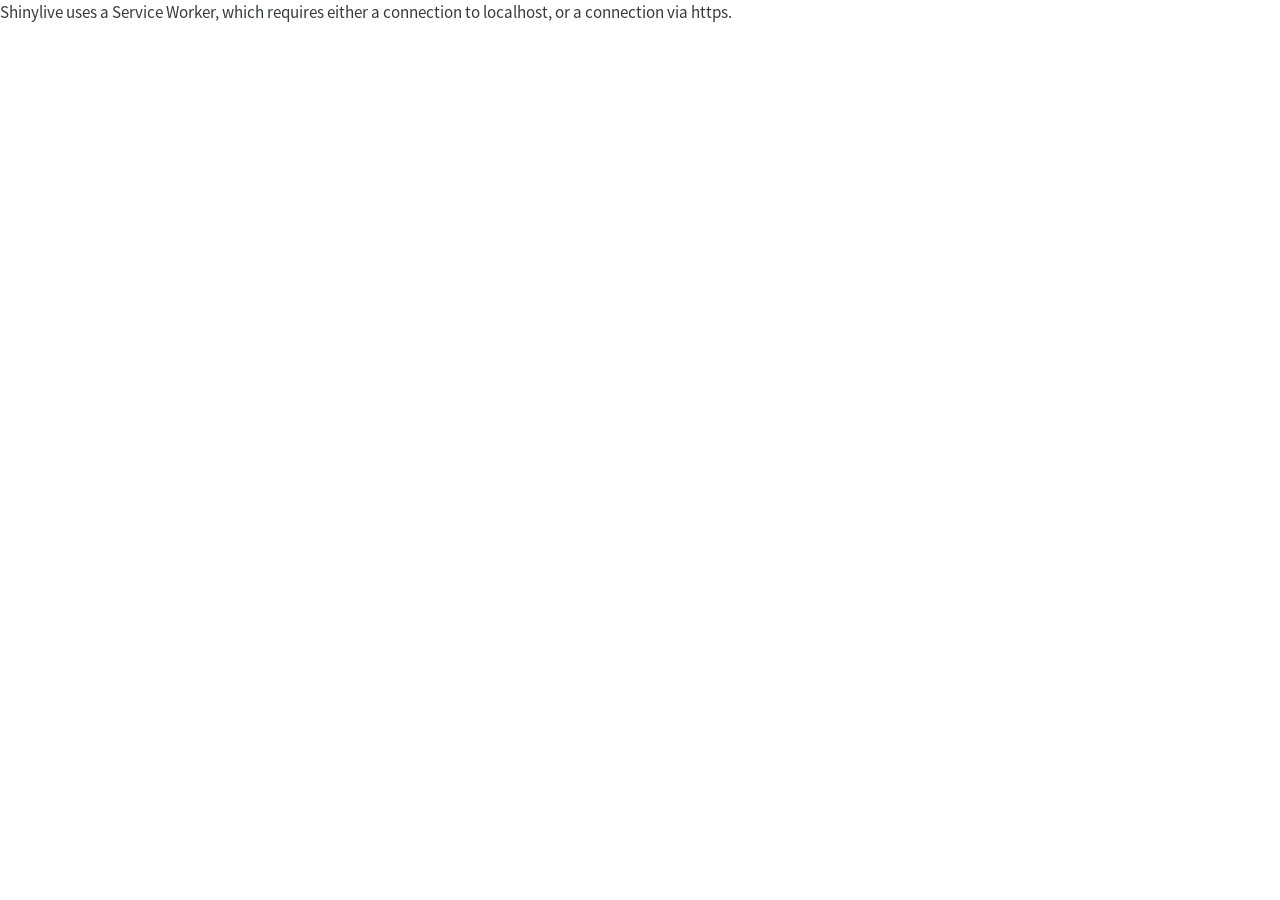
<file: regression/index.html>
<!DOCTYPE html>
<html xmlns="http://www.w3.org/1999/xhtml" lang="en" xml:lang="en"><head>

<meta charset="utf-8">
<meta name="generator" content="quarto-1.10.19">

<meta name="viewport" content="width=device-width, initial-scale=1.0, user-scalable=yes">


<title>Data and Regression</title>
<style>
/* Default styles provided by pandoc.
** See https://pandoc.org/MANUAL.html#variables-for-html for config info.
*/
span.smallcaps{font-variant: small-caps;}
div.columns{display: flex; gap: 1.5em;}
div.column{flex: auto;}
@media screen {
div.columns{gap: min(4vw, 1.5em);}
div.column{overflow-x: auto;}
}
div.hanging-indent{margin-left: 1.5em; text-indent: -1.5em;}
ul.task-list{list-style: none;}
ul.task-list li input[type="checkbox"] {
  width: 0.8em;
  margin: 0 0.8em 0.2em -1em; /* quarto-specific, see https://github.com/quarto-dev/quarto-cli/issues/4556 */ 
  vertical-align: middle;
}
</style>


<script src="../site_libs/quarto-nav/quarto-nav.js"></script>
<script src="../site_libs/clipboard/clipboard.min.js"></script>
<script src="../site_libs/quarto-search/autocomplete.umd.js"></script>
<script src="../site_libs/quarto-search/fuse.min.js"></script>
<script src="../site_libs/quarto-search/quarto-search.js"></script>
<meta name="quarto:offset" content="../">
<script src="../site_libs/quarto-html/quarto.js" type="module"></script>
<script src="../site_libs/quarto-html/tabsets/tabsets.js" type="module"></script>
<script src="../site_libs/quarto-html/popper.min.js"></script>
<script src="../site_libs/quarto-html/tippy.umd.min.js"></script>
<script src="../site_libs/quarto-html/anchor.min.js"></script>
<link href="../site_libs/quarto-html/tippy.css" rel="stylesheet">
<link href="../site_libs/quarto-html/quarto-syntax-highlighting-bf27225e3a48a9273f3daa8f8e829971.css" rel="stylesheet" id="quarto-text-highlighting-styles">
<script src="../site_libs/bootstrap/bootstrap.min.js"></script>
<link href="../site_libs/bootstrap/bootstrap-icons.css" rel="stylesheet">
<link href="../site_libs/bootstrap/bootstrap-d470b3b8a0417c492fbdd4f7e79d6620.min.css" rel="stylesheet" append-hash="true" id="quarto-bootstrap" data-mode="light">
<meta name="shinylive:serviceworker_dir" content="..">
<script src="../site_libs/quarto-contrib/shinylive-0.10.12/shinylive/load-shinylive-sw.js" type="module"></script>
<script src="../site_libs/quarto-contrib/shinylive-0.10.12/shinylive/run-python-blocks.js" type="module"></script>
<link href="../site_libs/quarto-contrib/shinylive-0.10.12/shinylive/shinylive.css" rel="stylesheet">
<link href="../site_libs/quarto-contrib/shinylive-quarto-css/shinylive-quarto.css" rel="stylesheet">
<script id="quarto-search-options" type="application/json">{
  "location": "sidebar",
  "copy-button": false,
  "collapse-after": 3,
  "panel-placement": "start",
  "type": "textbox",
  "limit": 50,
  "keyboard-shortcut": [
    "f",
    "/",
    "s"
  ],
  "show-item-context": false,
  "language": {
    "search-no-results-text": "No results",
    "search-matching-documents-text": "matching documents",
    "search-copy-link-title": "Copy link to search",
    "search-hide-matches-text": "Hide additional matches",
    "search-more-match-text": "more match in this document",
    "search-more-matches-text": "more matches in this document",
    "search-clear-button-title": "Clear",
    "search-text-placeholder": "",
    "search-detached-cancel-button-title": "Cancel",
    "search-submit-button-title": "Submit",
    "search-label": "Search"
  }
}</script>


</head>

<body class="quarto-light">

<div id="quarto-search-results"></div>
<!-- content -->
<div id="quarto-content" class="quarto-container page-columns page-rows-contents page-layout-article">
<!-- sidebar -->
<!-- margin-sidebar -->
    <div id="quarto-margin-sidebar" class="sidebar margin-sidebar zindex-bottom">
        
    </div>
<!-- main -->
<main class="content" id="quarto-document-content">

<header id="title-block-header" class="quarto-title-block default">
<div class="quarto-title">
<h1 class="title">Data and Regression</h1>
</div>



<div class="quarto-title-meta">

    
  
    
  </div>
  


</header>


<pre class="shinylive-r" data-engine="r"><code>#| '!! shinylive warning !!': |
#|   shinylive does not work in self-contained HTML documents.
#|   Please set `embed-resources: false` in your metadata.
#| standalone: true
#| viewerHeight: 1000
library(shiny)
ui &lt;- shinyUI(fluidPage(
    
  # Application title
  titlePanel("data and trendlines"),
    
  # Sidebar with a slider input
  sidebarLayout(
    sidebarPanel(
      withMathJax(helpText("Depending on your choice, you will pick either the slope for the linear trend of the form \\(y = ax\\) or the rate parameter for the exponential trend of the form \\(y = e^{ax}\\).")),
      selectInput("func", "Trend",
          c("Linear" = "linear",
          "Exponential" = "exp")),
      
     sliderInput(input="par",
          withMathJax(helpText("\\(a\\)")),
          min = 0,
          max = 3,
          value = 1,
          step = 0.01),
          ),
    mainPanel(
      plotOutput("plot1")
    )
)))

server &lt;- function(input, output) {
output$plot1 &lt;- renderPlot({
    if(input$func=="linear"){

    x &lt;- c(1.4, 2, 4.7)
    y &lt;- c(2.8, 4, 7.8)
    
    best &lt;- coef(lm(y ~ 0 + x))
    f &lt;- function(x)input$par*x
    err &lt;- function(a){
      out &lt;- 0
      for(i in 1:length(x)){out &lt;- out + (y[i]-a*x[i])^2}
      return(out)
    }
    par(mfrow=c(1, 2), xaxs='i', yaxs='i', mar=c(4.1, 4.1, 1.1, 1.1))
    #layout(matrix(c(1,2), nrow=2, ncol=1))
    plot(x, y, xlim=c(0,10), ylim=c(0, 10), xlab="", ylab="", las=1, pch=19, cex=1)
    mtext("Initial Area (sq. mm)", 1, font=2, line=2)
    mtext("Final Area (sq. mm)", 2, font=2, line=2)
    abline(a=0, b=input$par, lwd=2)
    for(i in 1:length(x)){
      segments(x[i], y[i], x[i], f(x[i]), col=2)
    }
    
  }else if(input$func=="exp"){
    x &lt;- c(1.3, 4.2, 5.1)
    y &lt;- c(1.3, 2.8, 4.4)
    best &lt;- coef(lm(log(y) ~ 0 + x))
    f &lt;- function(x)exp(input$par*x)
    err &lt;- function(a){
      out &lt;- 0
      for(i in 1:length(x)){out &lt;- out + (log(y[i])-a*x[i])^2}
      return(out)
    }
    par(mfrow=c(1, 2), xaxs='i', yaxs='i', mar=c(4.1, 4.1, 1.1, 1.1))
    #layout(matrix(c(1,2), nrow=2, ncol=1))
    plot(x, y, xlim=c(0,10), ylim=c(0, 10), xlab="", ylab="", las=1, pch=19, cex=1)
    plot(function(x)exp(input$par*x), xlim=c(0,10), lwd=2, add=T)
    mtext("x", 1, font=2, line=2)
    mtext("y = f(x)", 2, font=2, line=2)

    for(i in 1:length(x)){
      segments(x[i], y[i], x[i], f(x[i]), col=2)
    }
    
  }

        plot(err, xlim=c(0, 3), ylim=c(0, max(err(0), err(3))), las=1, xlab="", ylab="", lwd=2)
        mtext("parameter value (a)", 1, font=2, line=2)
        mtext("Sum of squared errors", 2, font=2, line=2.5)
        points(input$par, err(input$par), pch=19, col=4, cex=2, lwd=2)
        points(best, err(best), pch=21, col=2, cex=2, lwd=2)
        
    })
    
}

# Run the application 
shinyApp(ui = ui, server = server)</code></pre>



</main> <!-- /main -->
<script id="quarto-html-after-body" type="application/javascript">
  window.document.addEventListener("DOMContentLoaded", function (event) {
    const icon = "";
    const anchorJS = new window.AnchorJS();
    anchorJS.options = {
      placement: 'right',
      icon: icon
    };
    anchorJS.add('.anchored');
    const isCodeAnnotation = (el) => {
      for (const clz of el.classList) {
        if (clz.startsWith('code-annotation-')) {                     
          return true;
        }
      }
      return false;
    }
    const onCopySuccess = function(e) {
      // button target
      const button = e.trigger;
      // don't keep focus
      button.blur();
      // flash "checked"
      button.classList.add('code-copy-button-checked');
      var currentTitle = button.getAttribute("title");
      button.setAttribute("title", "Copied!");
      let tooltip;
      if (window.bootstrap) {
        button.setAttribute("data-bs-toggle", "tooltip");
        button.setAttribute("data-bs-placement", "left");
        button.setAttribute("data-bs-title", "Copied!");
        tooltip = new bootstrap.Tooltip(button, 
          { trigger: "manual", 
            customClass: "code-copy-button-tooltip",
            offset: [0, -8]});
        tooltip.show();    
      }
      setTimeout(function() {
        if (tooltip) {
          tooltip.hide();
          button.removeAttribute("data-bs-title");
          button.removeAttribute("data-bs-toggle");
          button.removeAttribute("data-bs-placement");
        }
        button.setAttribute("title", currentTitle);
        button.classList.remove('code-copy-button-checked');
      }, 1000);
      // clear code selection
      e.clearSelection();
    }
    const getTextToCopy = function(trigger) {
      const outerScaffold = trigger.parentElement.cloneNode(true);
      const codeEl = outerScaffold.querySelector('code');
      for (const childEl of codeEl.children) {
        if (isCodeAnnotation(childEl)) {
          childEl.remove();
        }
      }
      return codeEl.innerText;
    }
    const clipboard = new window.ClipboardJS('.code-copy-button:not([data-in-quarto-modal])', {
      text: getTextToCopy
    });
    clipboard.on('success', onCopySuccess);
    if (window.document.getElementById('quarto-embedded-source-code-modal')) {
      const clipboardModal = new window.ClipboardJS('.code-copy-button[data-in-quarto-modal]', {
        text: getTextToCopy,
        container: window.document.getElementById('quarto-embedded-source-code-modal')
      });
      clipboardModal.on('success', onCopySuccess);
    }
      var localhostRegex = new RegExp(/^(?:http|https):\/\/localhost\:?[0-9]*\//);
      var mailtoRegex = new RegExp(/^mailto:/);
        var filterRegex = new RegExp("https:\/\/seanteachesmath\.github\.io\/shiny\/");
      var isInternal = (href) => {
          return filterRegex.test(href) || localhostRegex.test(href) || mailtoRegex.test(href);
      }
      // Inspect non-navigation links and adorn them if external
     var links = window.document.querySelectorAll('a[href]:not(.nav-link):not(.navbar-brand):not(.toc-action):not(.sidebar-link):not(.sidebar-item-toggle):not(.pagination-link):not(.no-external):not([aria-hidden]):not(.dropdown-item):not(.quarto-navigation-tool):not(.about-link)');
      for (var i=0; i<links.length; i++) {
        const link = links[i];
        if (!isInternal(link.href)) {
          // undo the damage that might have been done by quarto-nav.js in the case of
          // links that we want to consider external
          if (link.dataset.originalHref !== undefined) {
            link.href = link.dataset.originalHref;
          }
        }
      }
    function tippyHover(el, contentFn, onTriggerFn, onUntriggerFn) {
      const config = {
        allowHTML: true,
        maxWidth: 500,
        delay: 100,
        arrow: false,
        appendTo: function(el) {
            return el.parentElement;
        },
        interactive: true,
        interactiveBorder: 10,
        theme: 'quarto',
        placement: 'bottom-start',
      };
      if (contentFn) {
        config.content = contentFn;
      }
      if (onTriggerFn) {
        config.onTrigger = onTriggerFn;
      }
      if (onUntriggerFn) {
        config.onUntrigger = onUntriggerFn;
      }
      window.tippy(el, config); 
    }
    const noterefs = window.document.querySelectorAll('a[role="doc-noteref"]');
    for (var i=0; i<noterefs.length; i++) {
      const ref = noterefs[i];
      tippyHover(ref, function() {
        // use id or data attribute instead here
        let href = ref.getAttribute('data-footnote-href') || ref.getAttribute('href');
        try { href = new URL(href).hash; } catch {}
        const id = href.replace(/^#\/?/, "");
        const note = window.document.getElementById(id);
        if (note) {
          return note.innerHTML;
        } else {
          return "";
        }
      });
    }
    const xrefs = window.document.querySelectorAll('a.quarto-xref');
    const processXRef = (id, note) => {
      // Strip column container classes
      const stripColumnClz = (el) => {
        el.classList.remove("page-full", "page-columns");
        if (el.children) {
          for (const child of el.children) {
            stripColumnClz(child);
          }
        }
      }
      stripColumnClz(note)
      if (id === null || id.startsWith('sec-')) {
        // Special case sections, only their first couple elements
        const container = document.createElement("div");
        if (note.children && note.children.length > 2) {
          container.appendChild(note.children[0].cloneNode(true));
          for (let i = 1; i < note.children.length; i++) {
            const child = note.children[i];
            if (child.tagName === "P" && child.innerText === "") {
              continue;
            } else {
              container.appendChild(child.cloneNode(true));
              break;
            }
          }
          if (window.Quarto?.typesetMath) {
            window.Quarto.typesetMath(container);
          }
          return container.innerHTML
        } else {
          if (window.Quarto?.typesetMath) {
            window.Quarto.typesetMath(note);
          }
          return note.innerHTML;
        }
      } else {
        // Remove any anchor links if they are present
        const anchorLink = note.querySelector('a.anchorjs-link');
        if (anchorLink) {
          anchorLink.remove();
        }
        if (window.Quarto?.typesetMath) {
          window.Quarto.typesetMath(note);
        }
        if (note.classList.contains("callout")) {
          return note.outerHTML;
        } else {
          return note.innerHTML;
        }
      }
    }
    for (var i=0; i<xrefs.length; i++) {
      const xref = xrefs[i];
      tippyHover(xref, undefined, function(instance) {
        instance.disable();
        let url = xref.getAttribute('href');
        let hash = undefined; 
        if (url.startsWith('#')) {
          hash = url;
        } else {
          try { hash = new URL(url).hash; } catch {}
        }
        if (hash) {
          const id = hash.replace(/^#\/?/, "");
          const note = window.document.getElementById(id);
          if (note !== null) {
            try {
              const html = processXRef(id, note.cloneNode(true));
              instance.setContent(html);
            } finally {
              instance.enable();
              instance.show();
            }
          } else {
            // See if we can fetch this
            fetch(url.split('#')[0])
            .then(res => res.text())
            .then(html => {
              const parser = new DOMParser();
              const htmlDoc = parser.parseFromString(html, "text/html");
              const note = htmlDoc.getElementById(id);
              if (note !== null) {
                const html = processXRef(id, note);
                instance.setContent(html);
              } 
            }).finally(() => {
              instance.enable();
              instance.show();
            });
          }
        } else {
          // See if we can fetch a full url (with no hash to target)
          // This is a special case and we should probably do some content thinning / targeting
          fetch(url)
          .then(res => res.text())
          .then(html => {
            const parser = new DOMParser();
            const htmlDoc = parser.parseFromString(html, "text/html");
            const note = htmlDoc.querySelector('main.content');
            if (note !== null) {
              // This should only happen for chapter cross references
              // (since there is no id in the URL)
              // remove the first header
              if (note.children.length > 0 && note.children[0].tagName === "HEADER") {
                note.children[0].remove();
              }
              const html = processXRef(null, note);
              instance.setContent(html);
            } 
          }).finally(() => {
            instance.enable();
            instance.show();
          });
        }
      }, function(instance) {
      });
    }
        let selectedAnnoteEl;
        const selectorForAnnotation = ( cell, annotation) => {
          let cellAttr = 'data-code-cell="' + cell + '"';
          let lineAttr = 'data-code-annotation="' +  annotation + '"';
          const selector = 'span[' + cellAttr + '][' + lineAttr + ']';
          return selector;
        }
        const selectCodeLines = (annoteEl) => {
          const doc = window.document;
          const targetCell = annoteEl.getAttribute("data-target-cell");
          const targetAnnotation = annoteEl.getAttribute("data-target-annotation");
          const annoteSpan = window.document.querySelector(selectorForAnnotation(targetCell, targetAnnotation));
          const lines = annoteSpan.getAttribute("data-code-lines").split(",");
          const lineIds = lines.map((line) => {
            return targetCell + "-" + line;
          })
          let top = null;
          let height = null;
          let parent = null;
          if (lineIds.length > 0) {
              //compute the position of the single el (top and bottom and make a div)
              const el = window.document.getElementById(lineIds[0]);
              top = el.offsetTop;
              height = el.offsetHeight;
              parent = el.parentElement.parentElement;
            if (lineIds.length > 1) {
              const lastEl = window.document.getElementById(lineIds[lineIds.length - 1]);
              const bottom = lastEl.offsetTop + lastEl.offsetHeight;
              height = bottom - top;
            }
            if (top !== null && height !== null && parent !== null) {
              // cook up a div (if necessary) and position it 
              let div = window.document.getElementById("code-annotation-line-highlight");
              if (div === null) {
                div = window.document.createElement("div");
                div.setAttribute("id", "code-annotation-line-highlight");
                div.style.position = 'absolute';
                parent.appendChild(div);
              }
              div.style.top = top - 2 + "px";
              div.style.height = height + 4 + "px";
              div.style.left = 0;
              let gutterDiv = window.document.getElementById("code-annotation-line-highlight-gutter");
              if (gutterDiv === null) {
                gutterDiv = window.document.createElement("div");
                gutterDiv.setAttribute("id", "code-annotation-line-highlight-gutter");
                gutterDiv.style.position = 'absolute';
                const codeCell = window.document.getElementById(targetCell);
                const gutter = codeCell.querySelector('.code-annotation-gutter');
                gutter.appendChild(gutterDiv);
              }
              gutterDiv.style.top = top - 2 + "px";
              gutterDiv.style.height = height + 4 + "px";
            }
            selectedAnnoteEl = annoteEl;
          }
        };
        const unselectCodeLines = () => {
          const elementsIds = ["code-annotation-line-highlight", "code-annotation-line-highlight-gutter"];
          elementsIds.forEach((elId) => {
            const div = window.document.getElementById(elId);
            if (div) {
              div.remove();
            }
          });
          selectedAnnoteEl = undefined;
        };
          // Handle positioning of the toggle
      window.addEventListener(
        "resize",
        throttle(() => {
          elRect = undefined;
          if (selectedAnnoteEl) {
            selectCodeLines(selectedAnnoteEl);
          }
        }, 10)
      );
      function throttle(fn, ms) {
      let throttle = false;
      let timer;
        return (...args) => {
          if(!throttle) { // first call gets through
              fn.apply(this, args);
              throttle = true;
          } else { // all the others get throttled
              if(timer) clearTimeout(timer); // cancel #2
              timer = setTimeout(() => {
                fn.apply(this, args);
                timer = throttle = false;
              }, ms);
          }
        };
      }
        // Attach click handler to the DT
        const annoteDls = window.document.querySelectorAll('dt[data-target-cell]');
        for (const annoteDlNode of annoteDls) {
          annoteDlNode.addEventListener('click', (event) => {
            const clickedEl = event.target;
            if (clickedEl !== selectedAnnoteEl) {
              unselectCodeLines();
              const activeEl = window.document.querySelector('dt[data-target-cell].code-annotation-active');
              if (activeEl) {
                activeEl.classList.remove('code-annotation-active');
              }
              selectCodeLines(clickedEl);
              clickedEl.classList.add('code-annotation-active');
            } else {
              // Unselect the line
              unselectCodeLines();
              clickedEl.classList.remove('code-annotation-active');
            }
          });
        }
    const findCites = (el) => {
      const parentEl = el.parentElement;
      if (parentEl) {
        const cites = parentEl.dataset.cites;
        if (cites) {
          return {
            el,
            cites: cites.split(' ')
          };
        } else {
          return findCites(el.parentElement)
        }
      } else {
        return undefined;
      }
    };
    var bibliorefs = window.document.querySelectorAll('a[role="doc-biblioref"]');
    for (var i=0; i<bibliorefs.length; i++) {
      const ref = bibliorefs[i];
      const citeInfo = findCites(ref);
      if (citeInfo) {
        tippyHover(citeInfo.el, function() {
          var popup = window.document.createElement('div');
          citeInfo.cites.forEach(function(cite) {
            var citeDiv = window.document.createElement('div');
            citeDiv.classList.add('hanging-indent');
            citeDiv.classList.add('csl-entry');
            var biblioDiv = window.document.getElementById('ref-' + cite);
            if (biblioDiv) {
              citeDiv.innerHTML = biblioDiv.innerHTML;
            }
            popup.appendChild(citeDiv);
          });
          return popup.innerHTML;
        });
      }
    }
  });
  </script>
</div> <!-- /content -->




</body></html>
</file>
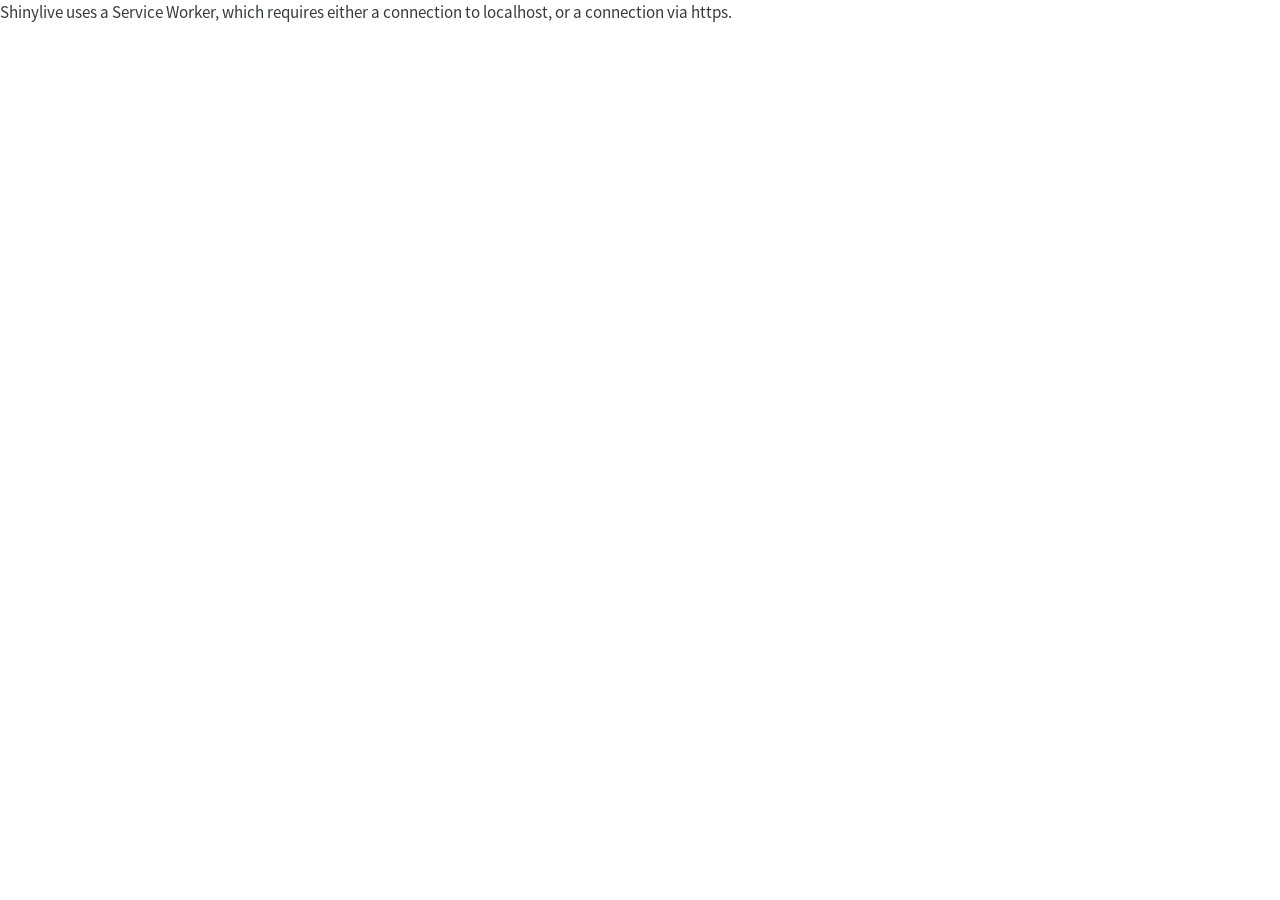
<file: docs/chem/index.html>
<!DOCTYPE html>
<html xmlns="http://www.w3.org/1999/xhtml" lang="en" xml:lang="en"><head>

<meta charset="utf-8">
<meta name="generator" content="quarto-1.10.19">

<meta name="viewport" content="width=device-width, initial-scale=1.0, user-scalable=yes">


<title>Enzyme chemistry</title>
<style>
/* Default styles provided by pandoc.
** See https://pandoc.org/MANUAL.html#variables-for-html for config info.
*/
span.smallcaps{font-variant: small-caps;}
div.columns{display: flex; gap: 1.5em;}
div.column{flex: auto;}
@media screen {
div.columns{gap: min(4vw, 1.5em);}
div.column{overflow-x: auto;}
}
div.hanging-indent{margin-left: 1.5em; text-indent: -1.5em;}
ul.task-list{list-style: none;}
ul.task-list li input[type="checkbox"] {
  width: 0.8em;
  margin: 0 0.8em 0.2em -1em; /* quarto-specific, see https://github.com/quarto-dev/quarto-cli/issues/4556 */ 
  vertical-align: middle;
}
</style>


<script src="../site_libs/quarto-nav/quarto-nav.js"></script>
<script src="../site_libs/clipboard/clipboard.min.js"></script>
<script src="../site_libs/quarto-search/autocomplete.umd.js"></script>
<script src="../site_libs/quarto-search/fuse.min.js"></script>
<script src="../site_libs/quarto-search/quarto-search.js"></script>
<meta name="quarto:offset" content="../">
<script src="../site_libs/quarto-html/quarto.js" type="module"></script>
<script src="../site_libs/quarto-html/tabsets/tabsets.js" type="module"></script>
<script src="../site_libs/quarto-html/popper.min.js"></script>
<script src="../site_libs/quarto-html/tippy.umd.min.js"></script>
<script src="../site_libs/quarto-html/anchor.min.js"></script>
<link href="../site_libs/quarto-html/tippy.css" rel="stylesheet">
<link href="../site_libs/quarto-html/quarto-syntax-highlighting-bf27225e3a48a9273f3daa8f8e829971.css" rel="stylesheet" id="quarto-text-highlighting-styles">
<script src="../site_libs/bootstrap/bootstrap.min.js"></script>
<link href="../site_libs/bootstrap/bootstrap-icons.css" rel="stylesheet">
<link href="../site_libs/bootstrap/bootstrap-d470b3b8a0417c492fbdd4f7e79d6620.min.css" rel="stylesheet" append-hash="true" id="quarto-bootstrap" data-mode="light">
<meta name="shinylive:serviceworker_dir" content="..">
<script src="../site_libs/quarto-contrib/shinylive-0.10.12/shinylive/load-shinylive-sw.js" type="module"></script>
<script src="../site_libs/quarto-contrib/shinylive-0.10.12/shinylive/run-python-blocks.js" type="module"></script>
<link href="../site_libs/quarto-contrib/shinylive-0.10.12/shinylive/shinylive.css" rel="stylesheet">
<link href="../site_libs/quarto-contrib/shinylive-quarto-css/shinylive-quarto.css" rel="stylesheet">
<script id="quarto-search-options" type="application/json">{
  "location": "sidebar",
  "copy-button": false,
  "collapse-after": 3,
  "panel-placement": "start",
  "type": "textbox",
  "limit": 50,
  "keyboard-shortcut": [
    "f",
    "/",
    "s"
  ],
  "show-item-context": false,
  "language": {
    "search-no-results-text": "No results",
    "search-matching-documents-text": "matching documents",
    "search-copy-link-title": "Copy link to search",
    "search-hide-matches-text": "Hide additional matches",
    "search-more-match-text": "more match in this document",
    "search-more-matches-text": "more matches in this document",
    "search-clear-button-title": "Clear",
    "search-text-placeholder": "",
    "search-detached-cancel-button-title": "Cancel",
    "search-submit-button-title": "Submit",
    "search-label": "Search"
  }
}</script>


</head>

<body class="quarto-light">

<div id="quarto-search-results"></div>
<!-- content -->
<div id="quarto-content" class="quarto-container page-columns page-rows-contents page-layout-article">
<!-- sidebar -->
<!-- margin-sidebar -->
    <div id="quarto-margin-sidebar" class="sidebar margin-sidebar zindex-bottom">
        
    </div>
<!-- main -->
<main class="content" id="quarto-document-content">

<header id="title-block-header" class="quarto-title-block default">
<div class="quarto-title">
<h1 class="title">Enzyme chemistry</h1>
</div>



<div class="quarto-title-meta">

    
  
    
  </div>
  


</header>


<pre class="shinylive-r" data-engine="r"><code>#| '!! shinylive warning !!': |
#|   shinylive does not work in self-contained HTML documents.
#|   Please set `embed-resources: false` in your metadata.
#| standalone: true
#| viewerHeight: 600
library(deSolve)
library(shiny)

# Define UI for application that draws a histogram
ui &lt;- fluidPage(
  # Application title
  titlePanel("Enzyme-Substrate Kinetics"),
  
  # Sidebar with a slider input for number of bins
  sidebarLayout(
    sidebarPanel(
      sliderInput(
        "S0",
        withMathJax(helpText("Initial Substrate, \\(S_0 = \\)")),
        min = 0,
        max = 100,
        value = 30,
        step = 1
      ),
      sliderInput(
        "E0",
        withMathJax(helpText("Initial Free Enzyme, \\(E_0 = \\)")),
        min = 0,
        max = 100,
        value = 30,
        step = 1
      ),
      sliderInput(
        "I0",
        withMathJax(helpText("Initial Inhibitor, \\(I_0 = \\)")),
        min = 0,
        max = 100,
        value = 0,
        step = 1
      ),
      sliderInput(
        "tmax",
        withMathJax(helpText("\\(t_{\\text{max}} = \\)")),
        min = 100,
        max = 300,
        value = 100,
        step = 10
      ),
      # sliderInput("k1", withMathJax(helpText("\\(k_{1} = \\)")),
      #             min = 0, max = 0.5, value = 0.05, step = 0.01),
      # sliderInput("k1m", withMathJax(helpText("\\(k_{-1} = \\)")),
      #             min = 0, max = 0.5, value = 0.05, step = 0.01),
      # sliderInput("kp", withMathJax(helpText("\\(k_{p} = \\)")),
      #             min = 0, max = 0.5, value = 0.05, step = 0.01),
      # sliderInput("k3", withMathJax(helpText("\\(k_{3} = \\)")),
      #             min = 0, max = 0.5, value = 0.0, step = 0.01),
      # sliderInput("k3m", withMathJax(helpText("\\(k_{-3} = \\)")),
      #             min = 0, max = 0.5, value = 0.0, step = 0.01),
      #      ),
      #      sidebarPanel(
      # sliderInput("S0", withMathJax(helpText("Initial Substrate, \\(S_0 = \\)")), min = 0, max = 100, value = 30, step = 1),
      # sliderInput("E0", withMathJax(helpText("Initial Free Enzyme, \\(E_0 = \\)")),  min = 0, max = 100,   value = 30,   step = 1),
      # sliderInput("I0", withMathJax(helpText("Initial Inhibitor, \\(I_0 = \\)")), min = 0, max = 100, value = 0, step = 1),
      sliderInput(
        "k1",
        withMathJax(helpText("\\(k_{1} = \\)")),
        min = 0,
        max = 0.5,
        value = 0.05,
        step = 0.01
      ),
      sliderInput(
        "k1m",
        withMathJax(helpText("\\(k_{-1} = \\)")),
        min = 0,
        max = 0.5,
        value = 0.05,
        step = 0.01
      ),
      sliderInput(
        "kp",
        withMathJax(helpText("\\(k_{p} = \\)")),
        min = 0,
        max = 0.5,
        value = 0.05,
        step = 0.01
      ),
      sliderInput(
        "k3",
        withMathJax(helpText("\\(k_{3} = \\)")),
        min = 0,
        max = 0.5,
        value = 0.0,
        step = 0.01
      ),
      sliderInput(
        "k3m",
        withMathJax(helpText("\\(k_{-3} = \\)")),
        min = 0,
        max = 0.5,
        value = 0.0,
        step = 0.01
      ),
    ),
    # Show a plot of the generated distribution
    mainPanel(withMathJax(
      helpText(
        "Below are results of a the dynamics of an enzyme-catalyzed reaction in the presence of an inhibitor. The defaults assume a reaction **without** inhibitors. You are encouraged to systematically experiment with initial conditions, then with parameters.

                           In the absence of inhibitors, the \\(SC\\)-plane (here \\(SC_{1}\\)-plane) is shown corresponding to the solution to the original model in the numerically-generated phase plane (no nullclines)."
      )
    ), plotOutput("plot1"))
  )
)

# Define server logic required to draw a histogram
server &lt;- function(input, output) {
  observe({
    ## parameters
    (parms &lt;- c(
      k1 = input$k1,
      k1m = input$k1m,
      kp = input$kp,
      k3 = input$k3,
      k3m = input$k3m
    ))
    ## vector of time steps
    (times &lt;- seq(0, input$tmax, by = 0.1))
    ## initial conditions
    (xstart &lt;- c(
      S = input$S0,
      E = input$E0,
      C1 = 0,
      P = 0,
      I = input$I0,
      C2 = 0
    ))
    
    
    # a Predator-Prey model
    PPmod &lt;- function(t, x, parms) {
      with(as.list(c(parms, x)), {
        dS &lt;- -k1 * S * E + k1m * C1
        dE &lt;- -k1 * S * E + (k1m + kp) * C1 - k3 * I * E + k3m * C2
        dC1 &lt;- k1 * S * E - (k1m + kp) * C1
        dP &lt;- kp * C1
        dI &lt;- -k3 * I * E + k3m * C2
        dC2 &lt;- k3 * I * E - k3m * C2
        list(c(dS, dE, dC1, dP, dI, dC2))
      })
    }
    
    # # # # # # # # # # # # # # # #
    
    
    ## plot 2
    
    
    out &lt;- as.data.frame(lsoda(xstart, times, PPmod, parms))
    xmax &lt;- ymax &lt;- 100 * ceiling(max(out[, c("S", "E", "I", "C1", "C2")]) / 100)
    
    output$plot1 &lt;- renderPlot({
      layout(matrix(c(1, 2, 3, 4, 5, 5), byrow = TRUE, ncol = 2))
      par(mar = c(4.1, 5.1, 0.8, 0.8))
      
      
      # # # # # # # # # # # # # # # #
      ## plot 1
      
      plot(
        out[, c("time", "E")],
        type = 'l',
        lty = 1,
        ylim = c(0, max(c(xmax, ymax))),
        xlab = 'Time',
        ylab = "Free Enzyme\nConcentration",
        las = 1,
        lwd = 2,
        font.lab = 2,
        cex = 1.35
      )
      matplot(
        out$time,
        out[, c('S', 'I')],
        type = 'l',
        lwd = 2,
        col = c('blue', 'red'),
        lty = 1,
        ylim = c(0, max(c(xmax, ymax))),
        xlab = 'Time',
        ylab = "Substrate and Inhibitor\nConcentration",
        las = 1,
        font.lab = 2,
        cex = 1.35
      )
      legend(
        "topright",
        c("Free Substrate", "Free Inhibitor"),
        col = c("blue", "red"),
        lty = 1,
        lwd = 2
      )
      matplot(
        out$time,
        out[, c('C1', 'C2')],
        type = 'l',
        lwd = 2,
        col = c('green', 'gray'),
        lty = 1,
        ylim = c(0, max(c(xmax, ymax))),
        xlab = 'Time',
        ylab = 'Complex',
        las = 1,
        font.lab = 2,
        cex = 1.35
      )
      legend(
        "topright",
        c("Enzyme:Substrate complex", "Enzyme:Inhibitor complex"),
        col = c('green', 'gray'),
        lty = 1,
        lwd = 2
      )
      plot(
        out[, c("time", "P")],
        type = 'l',
        lty = 1,
        ylim = c(0, max(c(xmax, ymax))),
        xlab = 'Time',
        ylab = "Product\nConcentration",
        las = 1,
        lwd = 2,
        font.lab = 2,
        cex = 1.35
      )
      if (input$I0 == 0) {
        plot(
          out[, c("S", "C1")],
          type = 'l',
          lwd = 2,
          las = 1,
          xlab = "Substrate\nConcentration",
          ylab = "Enzyme:Substrate Complex\nConcentration",
          font.lab = 2,
          cex = 1.35,
          xlim = c(0, 10 * ceiling(input$S0 / 10))
        )
        points(input$S0, 0, pch = 19)
        legend("topright", "Intial condition", pch = 19)
      } else{
        plot(
          NULL,
          xlim = c(0, 1),
          ylim = c(0, 1),
          axes = F,
          xlab = "",
          ylab = ""
        )
      }
      
    })
  })
  
}

# Run the application
shinyApp(ui = ui, server = server)</code></pre>



</main> <!-- /main -->
<script id="quarto-html-after-body" type="application/javascript">
  window.document.addEventListener("DOMContentLoaded", function (event) {
    const icon = "";
    const anchorJS = new window.AnchorJS();
    anchorJS.options = {
      placement: 'right',
      icon: icon
    };
    anchorJS.add('.anchored');
    const isCodeAnnotation = (el) => {
      for (const clz of el.classList) {
        if (clz.startsWith('code-annotation-')) {                     
          return true;
        }
      }
      return false;
    }
    const onCopySuccess = function(e) {
      // button target
      const button = e.trigger;
      // don't keep focus
      button.blur();
      // flash "checked"
      button.classList.add('code-copy-button-checked');
      var currentTitle = button.getAttribute("title");
      button.setAttribute("title", "Copied!");
      let tooltip;
      if (window.bootstrap) {
        button.setAttribute("data-bs-toggle", "tooltip");
        button.setAttribute("data-bs-placement", "left");
        button.setAttribute("data-bs-title", "Copied!");
        tooltip = new bootstrap.Tooltip(button, 
          { trigger: "manual", 
            customClass: "code-copy-button-tooltip",
            offset: [0, -8]});
        tooltip.show();    
      }
      setTimeout(function() {
        if (tooltip) {
          tooltip.hide();
          button.removeAttribute("data-bs-title");
          button.removeAttribute("data-bs-toggle");
          button.removeAttribute("data-bs-placement");
        }
        button.setAttribute("title", currentTitle);
        button.classList.remove('code-copy-button-checked');
      }, 1000);
      // clear code selection
      e.clearSelection();
    }
    const getTextToCopy = function(trigger) {
      const outerScaffold = trigger.parentElement.cloneNode(true);
      const codeEl = outerScaffold.querySelector('code');
      for (const childEl of codeEl.children) {
        if (isCodeAnnotation(childEl)) {
          childEl.remove();
        }
      }
      return codeEl.innerText;
    }
    const clipboard = new window.ClipboardJS('.code-copy-button:not([data-in-quarto-modal])', {
      text: getTextToCopy
    });
    clipboard.on('success', onCopySuccess);
    if (window.document.getElementById('quarto-embedded-source-code-modal')) {
      const clipboardModal = new window.ClipboardJS('.code-copy-button[data-in-quarto-modal]', {
        text: getTextToCopy,
        container: window.document.getElementById('quarto-embedded-source-code-modal')
      });
      clipboardModal.on('success', onCopySuccess);
    }
      var localhostRegex = new RegExp(/^(?:http|https):\/\/localhost\:?[0-9]*\//);
      var mailtoRegex = new RegExp(/^mailto:/);
        var filterRegex = new RegExp('/' + window.location.host + '/');
      var isInternal = (href) => {
          return filterRegex.test(href) || localhostRegex.test(href) || mailtoRegex.test(href);
      }
      // Inspect non-navigation links and adorn them if external
     var links = window.document.querySelectorAll('a[href]:not(.nav-link):not(.navbar-brand):not(.toc-action):not(.sidebar-link):not(.sidebar-item-toggle):not(.pagination-link):not(.no-external):not([aria-hidden]):not(.dropdown-item):not(.quarto-navigation-tool):not(.about-link)');
      for (var i=0; i<links.length; i++) {
        const link = links[i];
        if (!isInternal(link.href)) {
          // undo the damage that might have been done by quarto-nav.js in the case of
          // links that we want to consider external
          if (link.dataset.originalHref !== undefined) {
            link.href = link.dataset.originalHref;
          }
        }
      }
    function tippyHover(el, contentFn, onTriggerFn, onUntriggerFn) {
      const config = {
        allowHTML: true,
        maxWidth: 500,
        delay: 100,
        arrow: false,
        appendTo: function(el) {
            return el.parentElement;
        },
        interactive: true,
        interactiveBorder: 10,
        theme: 'quarto',
        placement: 'bottom-start',
      };
      if (contentFn) {
        config.content = contentFn;
      }
      if (onTriggerFn) {
        config.onTrigger = onTriggerFn;
      }
      if (onUntriggerFn) {
        config.onUntrigger = onUntriggerFn;
      }
      window.tippy(el, config); 
    }
    const noterefs = window.document.querySelectorAll('a[role="doc-noteref"]');
    for (var i=0; i<noterefs.length; i++) {
      const ref = noterefs[i];
      tippyHover(ref, function() {
        // use id or data attribute instead here
        let href = ref.getAttribute('data-footnote-href') || ref.getAttribute('href');
        try { href = new URL(href).hash; } catch {}
        const id = href.replace(/^#\/?/, "");
        const note = window.document.getElementById(id);
        if (note) {
          return note.innerHTML;
        } else {
          return "";
        }
      });
    }
    const xrefs = window.document.querySelectorAll('a.quarto-xref');
    const processXRef = (id, note) => {
      // Strip column container classes
      const stripColumnClz = (el) => {
        el.classList.remove("page-full", "page-columns");
        if (el.children) {
          for (const child of el.children) {
            stripColumnClz(child);
          }
        }
      }
      stripColumnClz(note)
      if (id === null || id.startsWith('sec-')) {
        // Special case sections, only their first couple elements
        const container = document.createElement("div");
        if (note.children && note.children.length > 2) {
          container.appendChild(note.children[0].cloneNode(true));
          for (let i = 1; i < note.children.length; i++) {
            const child = note.children[i];
            if (child.tagName === "P" && child.innerText === "") {
              continue;
            } else {
              container.appendChild(child.cloneNode(true));
              break;
            }
          }
          if (window.Quarto?.typesetMath) {
            window.Quarto.typesetMath(container);
          }
          return container.innerHTML
        } else {
          if (window.Quarto?.typesetMath) {
            window.Quarto.typesetMath(note);
          }
          return note.innerHTML;
        }
      } else {
        // Remove any anchor links if they are present
        const anchorLink = note.querySelector('a.anchorjs-link');
        if (anchorLink) {
          anchorLink.remove();
        }
        if (window.Quarto?.typesetMath) {
          window.Quarto.typesetMath(note);
        }
        if (note.classList.contains("callout")) {
          return note.outerHTML;
        } else {
          return note.innerHTML;
        }
      }
    }
    for (var i=0; i<xrefs.length; i++) {
      const xref = xrefs[i];
      tippyHover(xref, undefined, function(instance) {
        instance.disable();
        let url = xref.getAttribute('href');
        let hash = undefined; 
        if (url.startsWith('#')) {
          hash = url;
        } else {
          try { hash = new URL(url).hash; } catch {}
        }
        if (hash) {
          const id = hash.replace(/^#\/?/, "");
          const note = window.document.getElementById(id);
          if (note !== null) {
            try {
              const html = processXRef(id, note.cloneNode(true));
              instance.setContent(html);
            } finally {
              instance.enable();
              instance.show();
            }
          } else {
            // See if we can fetch this
            fetch(url.split('#')[0])
            .then(res => res.text())
            .then(html => {
              const parser = new DOMParser();
              const htmlDoc = parser.parseFromString(html, "text/html");
              const note = htmlDoc.getElementById(id);
              if (note !== null) {
                const html = processXRef(id, note);
                instance.setContent(html);
              } 
            }).finally(() => {
              instance.enable();
              instance.show();
            });
          }
        } else {
          // See if we can fetch a full url (with no hash to target)
          // This is a special case and we should probably do some content thinning / targeting
          fetch(url)
          .then(res => res.text())
          .then(html => {
            const parser = new DOMParser();
            const htmlDoc = parser.parseFromString(html, "text/html");
            const note = htmlDoc.querySelector('main.content');
            if (note !== null) {
              // This should only happen for chapter cross references
              // (since there is no id in the URL)
              // remove the first header
              if (note.children.length > 0 && note.children[0].tagName === "HEADER") {
                note.children[0].remove();
              }
              const html = processXRef(null, note);
              instance.setContent(html);
            } 
          }).finally(() => {
            instance.enable();
            instance.show();
          });
        }
      }, function(instance) {
      });
    }
        let selectedAnnoteEl;
        const selectorForAnnotation = ( cell, annotation) => {
          let cellAttr = 'data-code-cell="' + cell + '"';
          let lineAttr = 'data-code-annotation="' +  annotation + '"';
          const selector = 'span[' + cellAttr + '][' + lineAttr + ']';
          return selector;
        }
        const selectCodeLines = (annoteEl) => {
          const doc = window.document;
          const targetCell = annoteEl.getAttribute("data-target-cell");
          const targetAnnotation = annoteEl.getAttribute("data-target-annotation");
          const annoteSpan = window.document.querySelector(selectorForAnnotation(targetCell, targetAnnotation));
          const lines = annoteSpan.getAttribute("data-code-lines").split(",");
          const lineIds = lines.map((line) => {
            return targetCell + "-" + line;
          })
          let top = null;
          let height = null;
          let parent = null;
          if (lineIds.length > 0) {
              //compute the position of the single el (top and bottom and make a div)
              const el = window.document.getElementById(lineIds[0]);
              top = el.offsetTop;
              height = el.offsetHeight;
              parent = el.parentElement.parentElement;
            if (lineIds.length > 1) {
              const lastEl = window.document.getElementById(lineIds[lineIds.length - 1]);
              const bottom = lastEl.offsetTop + lastEl.offsetHeight;
              height = bottom - top;
            }
            if (top !== null && height !== null && parent !== null) {
              // cook up a div (if necessary) and position it 
              let div = window.document.getElementById("code-annotation-line-highlight");
              if (div === null) {
                div = window.document.createElement("div");
                div.setAttribute("id", "code-annotation-line-highlight");
                div.style.position = 'absolute';
                parent.appendChild(div);
              }
              div.style.top = top - 2 + "px";
              div.style.height = height + 4 + "px";
              div.style.left = 0;
              let gutterDiv = window.document.getElementById("code-annotation-line-highlight-gutter");
              if (gutterDiv === null) {
                gutterDiv = window.document.createElement("div");
                gutterDiv.setAttribute("id", "code-annotation-line-highlight-gutter");
                gutterDiv.style.position = 'absolute';
                const codeCell = window.document.getElementById(targetCell);
                const gutter = codeCell.querySelector('.code-annotation-gutter');
                gutter.appendChild(gutterDiv);
              }
              gutterDiv.style.top = top - 2 + "px";
              gutterDiv.style.height = height + 4 + "px";
            }
            selectedAnnoteEl = annoteEl;
          }
        };
        const unselectCodeLines = () => {
          const elementsIds = ["code-annotation-line-highlight", "code-annotation-line-highlight-gutter"];
          elementsIds.forEach((elId) => {
            const div = window.document.getElementById(elId);
            if (div) {
              div.remove();
            }
          });
          selectedAnnoteEl = undefined;
        };
          // Handle positioning of the toggle
      window.addEventListener(
        "resize",
        throttle(() => {
          elRect = undefined;
          if (selectedAnnoteEl) {
            selectCodeLines(selectedAnnoteEl);
          }
        }, 10)
      );
      function throttle(fn, ms) {
      let throttle = false;
      let timer;
        return (...args) => {
          if(!throttle) { // first call gets through
              fn.apply(this, args);
              throttle = true;
          } else { // all the others get throttled
              if(timer) clearTimeout(timer); // cancel #2
              timer = setTimeout(() => {
                fn.apply(this, args);
                timer = throttle = false;
              }, ms);
          }
        };
      }
        // Attach click handler to the DT
        const annoteDls = window.document.querySelectorAll('dt[data-target-cell]');
        for (const annoteDlNode of annoteDls) {
          annoteDlNode.addEventListener('click', (event) => {
            const clickedEl = event.target;
            if (clickedEl !== selectedAnnoteEl) {
              unselectCodeLines();
              const activeEl = window.document.querySelector('dt[data-target-cell].code-annotation-active');
              if (activeEl) {
                activeEl.classList.remove('code-annotation-active');
              }
              selectCodeLines(clickedEl);
              clickedEl.classList.add('code-annotation-active');
            } else {
              // Unselect the line
              unselectCodeLines();
              clickedEl.classList.remove('code-annotation-active');
            }
          });
        }
    const findCites = (el) => {
      const parentEl = el.parentElement;
      if (parentEl) {
        const cites = parentEl.dataset.cites;
        if (cites) {
          return {
            el,
            cites: cites.split(' ')
          };
        } else {
          return findCites(el.parentElement)
        }
      } else {
        return undefined;
      }
    };
    var bibliorefs = window.document.querySelectorAll('a[role="doc-biblioref"]');
    for (var i=0; i<bibliorefs.length; i++) {
      const ref = bibliorefs[i];
      const citeInfo = findCites(ref);
      if (citeInfo) {
        tippyHover(citeInfo.el, function() {
          var popup = window.document.createElement('div');
          citeInfo.cites.forEach(function(cite) {
            var citeDiv = window.document.createElement('div');
            citeDiv.classList.add('hanging-indent');
            citeDiv.classList.add('csl-entry');
            var biblioDiv = window.document.getElementById('ref-' + cite);
            if (biblioDiv) {
              citeDiv.innerHTML = biblioDiv.innerHTML;
            }
            popup.appendChild(citeDiv);
          });
          return popup.innerHTML;
        });
      }
    }
  });
  </script>
</div> <!-- /content -->




</body></html>
</file>
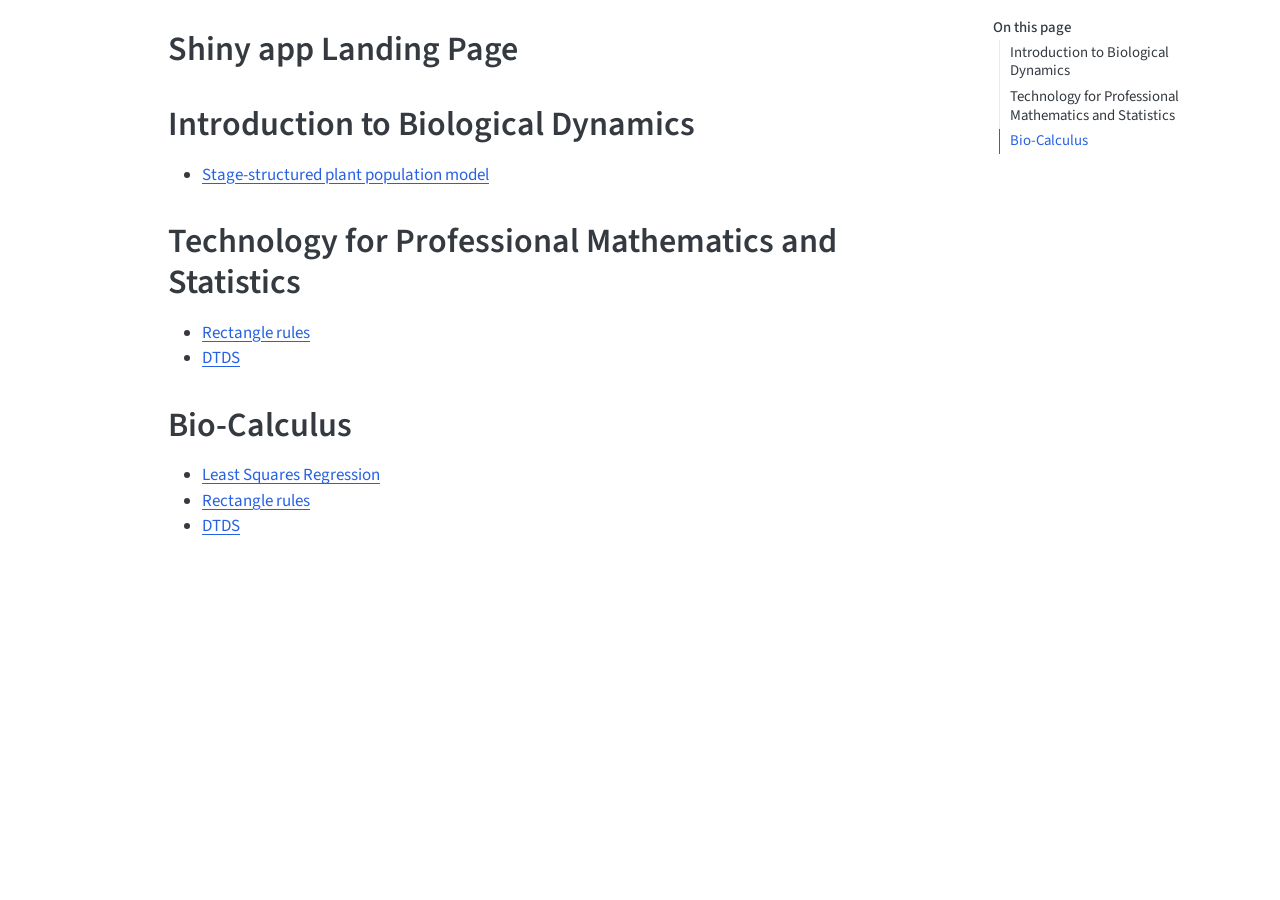
<file: docs/edit/index.html>
<!doctype html>
<html xmlns="http://www.w3.org/1999/xhtml" lang="en">
  <head>
    <title>Redirect to editable app</title>
    <meta
      http-equiv="refresh"
      content="0;URL='../index.html?_shinylive-mode=editor-terminal-viewer'"
    />
  </head>
  <body></body>
</html>
</file>
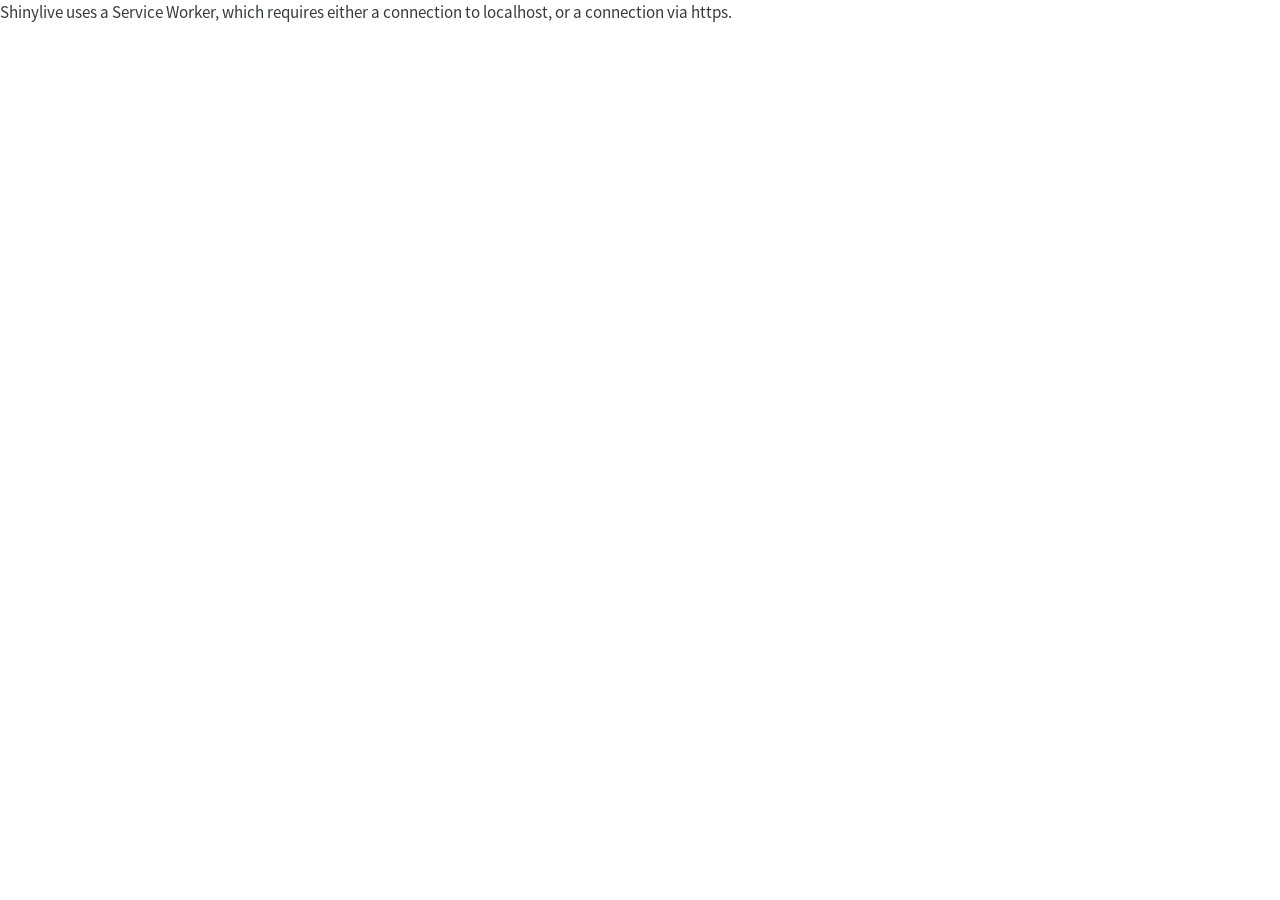
<file: docs/integration/index.html>
<!DOCTYPE html>
<html xmlns="http://www.w3.org/1999/xhtml" lang="en" xml:lang="en"><head>

<meta charset="utf-8">
<meta name="generator" content="quarto-1.10.19">

<meta name="viewport" content="width=device-width, initial-scale=1.0, user-scalable=yes">


<title>Riemann sums</title>
<style>
/* Default styles provided by pandoc.
** See https://pandoc.org/MANUAL.html#variables-for-html for config info.
*/
span.smallcaps{font-variant: small-caps;}
div.columns{display: flex; gap: 1.5em;}
div.column{flex: auto;}
@media screen {
div.columns{gap: min(4vw, 1.5em);}
div.column{overflow-x: auto;}
}
div.hanging-indent{margin-left: 1.5em; text-indent: -1.5em;}
ul.task-list{list-style: none;}
ul.task-list li input[type="checkbox"] {
  width: 0.8em;
  margin: 0 0.8em 0.2em -1em; /* quarto-specific, see https://github.com/quarto-dev/quarto-cli/issues/4556 */ 
  vertical-align: middle;
}
</style>


<script src="../site_libs/quarto-nav/quarto-nav.js"></script>
<script src="../site_libs/clipboard/clipboard.min.js"></script>
<script src="../site_libs/quarto-search/autocomplete.umd.js"></script>
<script src="../site_libs/quarto-search/fuse.min.js"></script>
<script src="../site_libs/quarto-search/quarto-search.js"></script>
<meta name="quarto:offset" content="../">
<script src="../site_libs/quarto-html/quarto.js" type="module"></script>
<script src="../site_libs/quarto-html/tabsets/tabsets.js" type="module"></script>
<script src="../site_libs/quarto-html/popper.min.js"></script>
<script src="../site_libs/quarto-html/tippy.umd.min.js"></script>
<script src="../site_libs/quarto-html/anchor.min.js"></script>
<link href="../site_libs/quarto-html/tippy.css" rel="stylesheet">
<link href="../site_libs/quarto-html/quarto-syntax-highlighting-bf27225e3a48a9273f3daa8f8e829971.css" rel="stylesheet" id="quarto-text-highlighting-styles">
<script src="../site_libs/bootstrap/bootstrap.min.js"></script>
<link href="../site_libs/bootstrap/bootstrap-icons.css" rel="stylesheet">
<link href="../site_libs/bootstrap/bootstrap-d470b3b8a0417c492fbdd4f7e79d6620.min.css" rel="stylesheet" append-hash="true" id="quarto-bootstrap" data-mode="light">
<meta name="shinylive:serviceworker_dir" content="..">
<script src="../site_libs/quarto-contrib/shinylive-0.10.12/shinylive/load-shinylive-sw.js" type="module"></script>
<script src="../site_libs/quarto-contrib/shinylive-0.10.12/shinylive/run-python-blocks.js" type="module"></script>
<link href="../site_libs/quarto-contrib/shinylive-0.10.12/shinylive/shinylive.css" rel="stylesheet">
<link href="../site_libs/quarto-contrib/shinylive-quarto-css/shinylive-quarto.css" rel="stylesheet">
<script id="quarto-search-options" type="application/json">{
  "location": "sidebar",
  "copy-button": false,
  "collapse-after": 3,
  "panel-placement": "start",
  "type": "textbox",
  "limit": 50,
  "keyboard-shortcut": [
    "f",
    "/",
    "s"
  ],
  "show-item-context": false,
  "language": {
    "search-no-results-text": "No results",
    "search-matching-documents-text": "matching documents",
    "search-copy-link-title": "Copy link to search",
    "search-hide-matches-text": "Hide additional matches",
    "search-more-match-text": "more match in this document",
    "search-more-matches-text": "more matches in this document",
    "search-clear-button-title": "Clear",
    "search-text-placeholder": "",
    "search-detached-cancel-button-title": "Cancel",
    "search-submit-button-title": "Submit",
    "search-label": "Search"
  }
}</script>


</head>

<body class="quarto-light">

<div id="quarto-search-results"></div>
<!-- content -->
<div id="quarto-content" class="quarto-container page-columns page-rows-contents page-layout-article">
<!-- sidebar -->
<!-- margin-sidebar -->
    <div id="quarto-margin-sidebar" class="sidebar margin-sidebar zindex-bottom">
        
    </div>
<!-- main -->
<main class="content" id="quarto-document-content">

<header id="title-block-header" class="quarto-title-block default">
<div class="quarto-title">
<h1 class="title">Riemann sums</h1>
</div>



<div class="quarto-title-meta">

    
  
    
  </div>
  


</header>


<pre class="shinylive-r" data-engine="r"><code>#| '!! shinylive warning !!': |
#|   shinylive does not work in self-contained HTML documents.
#|   Please set `embed-resources: false` in your metadata.
#| standalone: true
#| viewerHeight: 1000
# This is a Shiny web application. You can run the application by clicking
# the 'Run App' button above.
#
# Find out more about building applications with Shiny here:
#
#    https://shiny.posit.co/
#

library(shiny)

# Define UI for application that computes Riemann sums
ui &lt;- fluidPage(

    # Application title
    titlePanel("Riemann sum calculator"),

    # Sidebar with a slider input for number of bins 
    sidebarLayout(
        sidebarPanel(
          selectInput("rule", "Choose integration rule", choices = c("left", "right", "midpoint")),
            sliderInput("limits",
                        "limits",
                        min = 0,
                        max = 50,
                        value = c(0, 1),
                        step = 0.1),
            #sliderInput("b",
            #            "Upper limits:",
            #            min = 0,
            #            max = 50,
            #            value = 10,
            #            step = 0.1),
            sliderInput("n",
                        "Number of rectangles:",
                        min = 1,
                        max = 50,
                        value = 30),
            textInput("expr", label = "f(x) = ", value = "x*exp(-x)", placeholder = "e.g., 5*x+7")
        ),# ends sidebarPanel

        # Show a plot of the generated distribution
        mainPanel(
          withMathJax(
            helpText("Choose a range that represents your limits of integration. To the left choose values for \\(a\\), \\(b\\), and \\(n\\) to approximate \\[\\int_{a}^{b} f(x) \\,dx \\approx \\Big( \\text{area of \\(n\\) rectangles}\\Big).\\] When  you enter the formula, use * for multiplication. The graph will update, but  you must enter something for the formula, preferably involving the variable \\(x\\).")
            ),
           plotOutput("rectangles")
        )# end mainPanel
    )# ends sidebarLayout
)# ends fluidPage

# Define server logic required to graph a function and rectangles for area approximation
server &lt;- function(input, output) {

        output$rectangles &lt;- renderPlot({
        # generate bins based on input$bins from ui.R
        if(grepl("x", parse(text = input$expr), ignore.case = TRUE) &amp; length(input$expr)&gt;0){
        f &lt;- function(x)eval(parse(text = tolower(input$expr)))
        }else if(length(input$expr)&gt;0){
        f &lt;- function(x) eval(parse(text = input$expr)) + 0*x
        }
        # this will let us use the sliders by their assigned variable name rather than require "input$" each time
        a &lt;- input$limits[1]
        b &lt;- input$limits[2]
        n &lt;- input$n
        
        ymax &lt;- ceiling(max(sapply(seq(a, b, length = n), f)))
        # initialize area, find 'dx', and start the plot
        area &lt;- 0
        dx &lt;- (b - a)/n
        plot(f, xlim = c(min(c(0, a)), b), ylim = c(0, ymax), las = 1, lwd = 2)
        
        # step over each subinterval
        for(i in 1:n){
          # we added this late to incorporate other rules, the impact on the code is minimal
          # if anything we probably should have defined the point xstar sooner to minimize change of errors
          if(input$rule == "left"){
            xstar &lt;- a + (i - 1)*dx
          }else if(input$rule == "right"){
            xstar &lt;- a + (i)*dx  
          }else{
            xstar &lt;- a + (i - 1/2)*dx
          }
          
          # codes the user-selected rectangle
          area &lt;- area + f(xstar)*dx
          # calculates polygon positions
          xs &lt;- c(a + (i - 1)*dx,  a + i*dx, a + i*dx, a + (i - 1)*dx)
          ys &lt;- c(0, 0, f(xstar), f(xstar))
          polygon(xs, ys, density = 20)
        }
        # to add our answer, we plotted a point to orient outselves around the graph
        # points(b, 0.3)
        mtext(paste("Estimate = ", area, ", Actual = ", integrate(f, lower = a, upper = b)$value, sep = ''), 3)
        # more clever would be to calculate the max value of f(x) on the interval and use that rather than 0.45, 0.4
        # I changed those a bit after class
        # then if we allowed sliders for additional parameters in the function, the graph and text would update
    })
}

# Run the application 
shinyApp(ui = ui, server = server)
</code></pre>



</main> <!-- /main -->
<script id="quarto-html-after-body" type="application/javascript">
  window.document.addEventListener("DOMContentLoaded", function (event) {
    const icon = "";
    const anchorJS = new window.AnchorJS();
    anchorJS.options = {
      placement: 'right',
      icon: icon
    };
    anchorJS.add('.anchored');
    const isCodeAnnotation = (el) => {
      for (const clz of el.classList) {
        if (clz.startsWith('code-annotation-')) {                     
          return true;
        }
      }
      return false;
    }
    const onCopySuccess = function(e) {
      // button target
      const button = e.trigger;
      // don't keep focus
      button.blur();
      // flash "checked"
      button.classList.add('code-copy-button-checked');
      var currentTitle = button.getAttribute("title");
      button.setAttribute("title", "Copied!");
      let tooltip;
      if (window.bootstrap) {
        button.setAttribute("data-bs-toggle", "tooltip");
        button.setAttribute("data-bs-placement", "left");
        button.setAttribute("data-bs-title", "Copied!");
        tooltip = new bootstrap.Tooltip(button, 
          { trigger: "manual", 
            customClass: "code-copy-button-tooltip",
            offset: [0, -8]});
        tooltip.show();    
      }
      setTimeout(function() {
        if (tooltip) {
          tooltip.hide();
          button.removeAttribute("data-bs-title");
          button.removeAttribute("data-bs-toggle");
          button.removeAttribute("data-bs-placement");
        }
        button.setAttribute("title", currentTitle);
        button.classList.remove('code-copy-button-checked');
      }, 1000);
      // clear code selection
      e.clearSelection();
    }
    const getTextToCopy = function(trigger) {
      const outerScaffold = trigger.parentElement.cloneNode(true);
      const codeEl = outerScaffold.querySelector('code');
      for (const childEl of codeEl.children) {
        if (isCodeAnnotation(childEl)) {
          childEl.remove();
        }
      }
      return codeEl.innerText;
    }
    const clipboard = new window.ClipboardJS('.code-copy-button:not([data-in-quarto-modal])', {
      text: getTextToCopy
    });
    clipboard.on('success', onCopySuccess);
    if (window.document.getElementById('quarto-embedded-source-code-modal')) {
      const clipboardModal = new window.ClipboardJS('.code-copy-button[data-in-quarto-modal]', {
        text: getTextToCopy,
        container: window.document.getElementById('quarto-embedded-source-code-modal')
      });
      clipboardModal.on('success', onCopySuccess);
    }
      var localhostRegex = new RegExp(/^(?:http|https):\/\/localhost\:?[0-9]*\//);
      var mailtoRegex = new RegExp(/^mailto:/);
        var filterRegex = new RegExp('/' + window.location.host + '/');
      var isInternal = (href) => {
          return filterRegex.test(href) || localhostRegex.test(href) || mailtoRegex.test(href);
      }
      // Inspect non-navigation links and adorn them if external
     var links = window.document.querySelectorAll('a[href]:not(.nav-link):not(.navbar-brand):not(.toc-action):not(.sidebar-link):not(.sidebar-item-toggle):not(.pagination-link):not(.no-external):not([aria-hidden]):not(.dropdown-item):not(.quarto-navigation-tool):not(.about-link)');
      for (var i=0; i<links.length; i++) {
        const link = links[i];
        if (!isInternal(link.href)) {
          // undo the damage that might have been done by quarto-nav.js in the case of
          // links that we want to consider external
          if (link.dataset.originalHref !== undefined) {
            link.href = link.dataset.originalHref;
          }
        }
      }
    function tippyHover(el, contentFn, onTriggerFn, onUntriggerFn) {
      const config = {
        allowHTML: true,
        maxWidth: 500,
        delay: 100,
        arrow: false,
        appendTo: function(el) {
            return el.parentElement;
        },
        interactive: true,
        interactiveBorder: 10,
        theme: 'quarto',
        placement: 'bottom-start',
      };
      if (contentFn) {
        config.content = contentFn;
      }
      if (onTriggerFn) {
        config.onTrigger = onTriggerFn;
      }
      if (onUntriggerFn) {
        config.onUntrigger = onUntriggerFn;
      }
      window.tippy(el, config); 
    }
    const noterefs = window.document.querySelectorAll('a[role="doc-noteref"]');
    for (var i=0; i<noterefs.length; i++) {
      const ref = noterefs[i];
      tippyHover(ref, function() {
        // use id or data attribute instead here
        let href = ref.getAttribute('data-footnote-href') || ref.getAttribute('href');
        try { href = new URL(href).hash; } catch {}
        const id = href.replace(/^#\/?/, "");
        const note = window.document.getElementById(id);
        if (note) {
          return note.innerHTML;
        } else {
          return "";
        }
      });
    }
    const xrefs = window.document.querySelectorAll('a.quarto-xref');
    const processXRef = (id, note) => {
      // Strip column container classes
      const stripColumnClz = (el) => {
        el.classList.remove("page-full", "page-columns");
        if (el.children) {
          for (const child of el.children) {
            stripColumnClz(child);
          }
        }
      }
      stripColumnClz(note)
      if (id === null || id.startsWith('sec-')) {
        // Special case sections, only their first couple elements
        const container = document.createElement("div");
        if (note.children && note.children.length > 2) {
          container.appendChild(note.children[0].cloneNode(true));
          for (let i = 1; i < note.children.length; i++) {
            const child = note.children[i];
            if (child.tagName === "P" && child.innerText === "") {
              continue;
            } else {
              container.appendChild(child.cloneNode(true));
              break;
            }
          }
          if (window.Quarto?.typesetMath) {
            window.Quarto.typesetMath(container);
          }
          return container.innerHTML
        } else {
          if (window.Quarto?.typesetMath) {
            window.Quarto.typesetMath(note);
          }
          return note.innerHTML;
        }
      } else {
        // Remove any anchor links if they are present
        const anchorLink = note.querySelector('a.anchorjs-link');
        if (anchorLink) {
          anchorLink.remove();
        }
        if (window.Quarto?.typesetMath) {
          window.Quarto.typesetMath(note);
        }
        if (note.classList.contains("callout")) {
          return note.outerHTML;
        } else {
          return note.innerHTML;
        }
      }
    }
    for (var i=0; i<xrefs.length; i++) {
      const xref = xrefs[i];
      tippyHover(xref, undefined, function(instance) {
        instance.disable();
        let url = xref.getAttribute('href');
        let hash = undefined; 
        if (url.startsWith('#')) {
          hash = url;
        } else {
          try { hash = new URL(url).hash; } catch {}
        }
        if (hash) {
          const id = hash.replace(/^#\/?/, "");
          const note = window.document.getElementById(id);
          if (note !== null) {
            try {
              const html = processXRef(id, note.cloneNode(true));
              instance.setContent(html);
            } finally {
              instance.enable();
              instance.show();
            }
          } else {
            // See if we can fetch this
            fetch(url.split('#')[0])
            .then(res => res.text())
            .then(html => {
              const parser = new DOMParser();
              const htmlDoc = parser.parseFromString(html, "text/html");
              const note = htmlDoc.getElementById(id);
              if (note !== null) {
                const html = processXRef(id, note);
                instance.setContent(html);
              } 
            }).finally(() => {
              instance.enable();
              instance.show();
            });
          }
        } else {
          // See if we can fetch a full url (with no hash to target)
          // This is a special case and we should probably do some content thinning / targeting
          fetch(url)
          .then(res => res.text())
          .then(html => {
            const parser = new DOMParser();
            const htmlDoc = parser.parseFromString(html, "text/html");
            const note = htmlDoc.querySelector('main.content');
            if (note !== null) {
              // This should only happen for chapter cross references
              // (since there is no id in the URL)
              // remove the first header
              if (note.children.length > 0 && note.children[0].tagName === "HEADER") {
                note.children[0].remove();
              }
              const html = processXRef(null, note);
              instance.setContent(html);
            } 
          }).finally(() => {
            instance.enable();
            instance.show();
          });
        }
      }, function(instance) {
      });
    }
        let selectedAnnoteEl;
        const selectorForAnnotation = ( cell, annotation) => {
          let cellAttr = 'data-code-cell="' + cell + '"';
          let lineAttr = 'data-code-annotation="' +  annotation + '"';
          const selector = 'span[' + cellAttr + '][' + lineAttr + ']';
          return selector;
        }
        const selectCodeLines = (annoteEl) => {
          const doc = window.document;
          const targetCell = annoteEl.getAttribute("data-target-cell");
          const targetAnnotation = annoteEl.getAttribute("data-target-annotation");
          const annoteSpan = window.document.querySelector(selectorForAnnotation(targetCell, targetAnnotation));
          const lines = annoteSpan.getAttribute("data-code-lines").split(",");
          const lineIds = lines.map((line) => {
            return targetCell + "-" + line;
          })
          let top = null;
          let height = null;
          let parent = null;
          if (lineIds.length > 0) {
              //compute the position of the single el (top and bottom and make a div)
              const el = window.document.getElementById(lineIds[0]);
              top = el.offsetTop;
              height = el.offsetHeight;
              parent = el.parentElement.parentElement;
            if (lineIds.length > 1) {
              const lastEl = window.document.getElementById(lineIds[lineIds.length - 1]);
              const bottom = lastEl.offsetTop + lastEl.offsetHeight;
              height = bottom - top;
            }
            if (top !== null && height !== null && parent !== null) {
              // cook up a div (if necessary) and position it 
              let div = window.document.getElementById("code-annotation-line-highlight");
              if (div === null) {
                div = window.document.createElement("div");
                div.setAttribute("id", "code-annotation-line-highlight");
                div.style.position = 'absolute';
                parent.appendChild(div);
              }
              div.style.top = top - 2 + "px";
              div.style.height = height + 4 + "px";
              div.style.left = 0;
              let gutterDiv = window.document.getElementById("code-annotation-line-highlight-gutter");
              if (gutterDiv === null) {
                gutterDiv = window.document.createElement("div");
                gutterDiv.setAttribute("id", "code-annotation-line-highlight-gutter");
                gutterDiv.style.position = 'absolute';
                const codeCell = window.document.getElementById(targetCell);
                const gutter = codeCell.querySelector('.code-annotation-gutter');
                gutter.appendChild(gutterDiv);
              }
              gutterDiv.style.top = top - 2 + "px";
              gutterDiv.style.height = height + 4 + "px";
            }
            selectedAnnoteEl = annoteEl;
          }
        };
        const unselectCodeLines = () => {
          const elementsIds = ["code-annotation-line-highlight", "code-annotation-line-highlight-gutter"];
          elementsIds.forEach((elId) => {
            const div = window.document.getElementById(elId);
            if (div) {
              div.remove();
            }
          });
          selectedAnnoteEl = undefined;
        };
          // Handle positioning of the toggle
      window.addEventListener(
        "resize",
        throttle(() => {
          elRect = undefined;
          if (selectedAnnoteEl) {
            selectCodeLines(selectedAnnoteEl);
          }
        }, 10)
      );
      function throttle(fn, ms) {
      let throttle = false;
      let timer;
        return (...args) => {
          if(!throttle) { // first call gets through
              fn.apply(this, args);
              throttle = true;
          } else { // all the others get throttled
              if(timer) clearTimeout(timer); // cancel #2
              timer = setTimeout(() => {
                fn.apply(this, args);
                timer = throttle = false;
              }, ms);
          }
        };
      }
        // Attach click handler to the DT
        const annoteDls = window.document.querySelectorAll('dt[data-target-cell]');
        for (const annoteDlNode of annoteDls) {
          annoteDlNode.addEventListener('click', (event) => {
            const clickedEl = event.target;
            if (clickedEl !== selectedAnnoteEl) {
              unselectCodeLines();
              const activeEl = window.document.querySelector('dt[data-target-cell].code-annotation-active');
              if (activeEl) {
                activeEl.classList.remove('code-annotation-active');
              }
              selectCodeLines(clickedEl);
              clickedEl.classList.add('code-annotation-active');
            } else {
              // Unselect the line
              unselectCodeLines();
              clickedEl.classList.remove('code-annotation-active');
            }
          });
        }
    const findCites = (el) => {
      const parentEl = el.parentElement;
      if (parentEl) {
        const cites = parentEl.dataset.cites;
        if (cites) {
          return {
            el,
            cites: cites.split(' ')
          };
        } else {
          return findCites(el.parentElement)
        }
      } else {
        return undefined;
      }
    };
    var bibliorefs = window.document.querySelectorAll('a[role="doc-biblioref"]');
    for (var i=0; i<bibliorefs.length; i++) {
      const ref = bibliorefs[i];
      const citeInfo = findCites(ref);
      if (citeInfo) {
        tippyHover(citeInfo.el, function() {
          var popup = window.document.createElement('div');
          citeInfo.cites.forEach(function(cite) {
            var citeDiv = window.document.createElement('div');
            citeDiv.classList.add('hanging-indent');
            citeDiv.classList.add('csl-entry');
            var biblioDiv = window.document.getElementById('ref-' + cite);
            if (biblioDiv) {
              citeDiv.innerHTML = biblioDiv.innerHTML;
            }
            popup.appendChild(citeDiv);
          });
          return popup.innerHTML;
        });
      }
    }
  });
  </script>
</div> <!-- /content -->




</body></html>
</file>
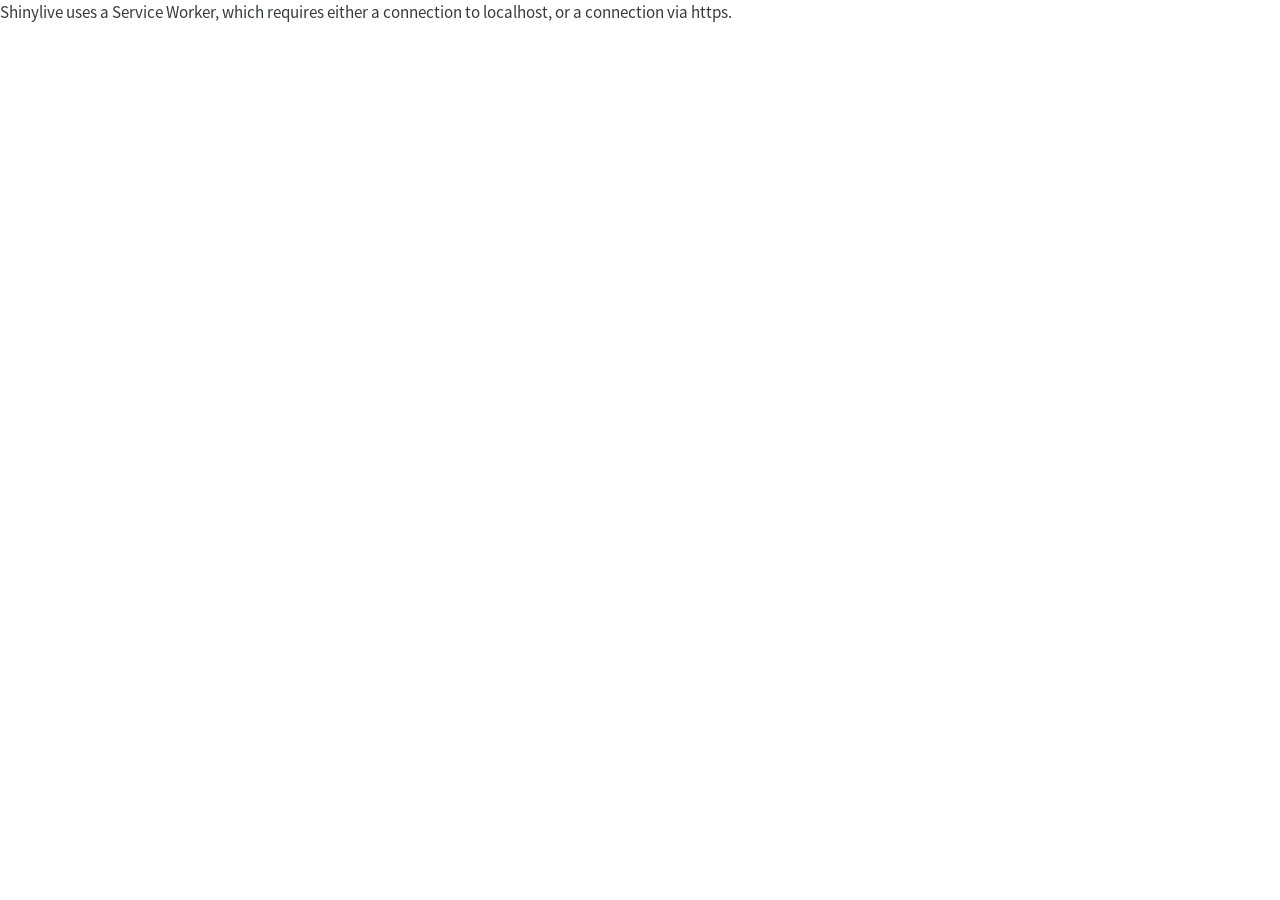
<file: docs/matrix/index.html>
<!DOCTYPE html>
<html xmlns="http://www.w3.org/1999/xhtml" lang="en" xml:lang="en"><head>

<meta charset="utf-8">
<meta name="generator" content="quarto-1.10.19">

<meta name="viewport" content="width=device-width, initial-scale=1.0, user-scalable=yes">


<title>Discrete-time matrix models</title>
<style>
/* Default styles provided by pandoc.
** See https://pandoc.org/MANUAL.html#variables-for-html for config info.
*/
span.smallcaps{font-variant: small-caps;}
div.columns{display: flex; gap: 1.5em;}
div.column{flex: auto;}
@media screen {
div.columns{gap: min(4vw, 1.5em);}
div.column{overflow-x: auto;}
}
div.hanging-indent{margin-left: 1.5em; text-indent: -1.5em;}
ul.task-list{list-style: none;}
ul.task-list li input[type="checkbox"] {
  width: 0.8em;
  margin: 0 0.8em 0.2em -1em; /* quarto-specific, see https://github.com/quarto-dev/quarto-cli/issues/4556 */ 
  vertical-align: middle;
}
</style>


<script src="../site_libs/quarto-nav/quarto-nav.js"></script>
<script src="../site_libs/clipboard/clipboard.min.js"></script>
<script src="../site_libs/quarto-search/autocomplete.umd.js"></script>
<script src="../site_libs/quarto-search/fuse.min.js"></script>
<script src="../site_libs/quarto-search/quarto-search.js"></script>
<meta name="quarto:offset" content="../">
<script src="../site_libs/quarto-html/quarto.js" type="module"></script>
<script src="../site_libs/quarto-html/tabsets/tabsets.js" type="module"></script>
<script src="../site_libs/quarto-html/popper.min.js"></script>
<script src="../site_libs/quarto-html/tippy.umd.min.js"></script>
<script src="../site_libs/quarto-html/anchor.min.js"></script>
<link href="../site_libs/quarto-html/tippy.css" rel="stylesheet">
<link href="../site_libs/quarto-html/quarto-syntax-highlighting-bf27225e3a48a9273f3daa8f8e829971.css" rel="stylesheet" id="quarto-text-highlighting-styles">
<script src="../site_libs/bootstrap/bootstrap.min.js"></script>
<link href="../site_libs/bootstrap/bootstrap-icons.css" rel="stylesheet">
<link href="../site_libs/bootstrap/bootstrap-d470b3b8a0417c492fbdd4f7e79d6620.min.css" rel="stylesheet" append-hash="true" id="quarto-bootstrap" data-mode="light">
<meta name="shinylive:serviceworker_dir" content="..">
<script src="../site_libs/quarto-contrib/shinylive-0.10.12/shinylive/load-shinylive-sw.js" type="module"></script>
<script src="../site_libs/quarto-contrib/shinylive-0.10.12/shinylive/run-python-blocks.js" type="module"></script>
<link href="../site_libs/quarto-contrib/shinylive-0.10.12/shinylive/shinylive.css" rel="stylesheet">
<link href="../site_libs/quarto-contrib/shinylive-quarto-css/shinylive-quarto.css" rel="stylesheet">
<script id="quarto-search-options" type="application/json">{
  "location": "sidebar",
  "copy-button": false,
  "collapse-after": 3,
  "panel-placement": "start",
  "type": "textbox",
  "limit": 50,
  "keyboard-shortcut": [
    "f",
    "/",
    "s"
  ],
  "show-item-context": false,
  "language": {
    "search-no-results-text": "No results",
    "search-matching-documents-text": "matching documents",
    "search-copy-link-title": "Copy link to search",
    "search-hide-matches-text": "Hide additional matches",
    "search-more-match-text": "more match in this document",
    "search-more-matches-text": "more matches in this document",
    "search-clear-button-title": "Clear",
    "search-text-placeholder": "",
    "search-detached-cancel-button-title": "Cancel",
    "search-submit-button-title": "Submit",
    "search-label": "Search"
  }
}</script>


</head>

<body class="quarto-light">

<div id="quarto-search-results"></div>
<!-- content -->
<div id="quarto-content" class="quarto-container page-columns page-rows-contents page-layout-article">
<!-- sidebar -->
<!-- margin-sidebar -->
    <div id="quarto-margin-sidebar" class="sidebar margin-sidebar zindex-bottom">
        
    </div>
<!-- main -->
<main class="content" id="quarto-document-content">

<header id="title-block-header" class="quarto-title-block default">
<div class="quarto-title">
<h1 class="title">Discrete-time matrix models</h1>
</div>



<div class="quarto-title-meta">

    
  
    
  </div>
  


</header>


<pre class="shinylive-r" data-engine="r"><code>#| '!! shinylive warning !!': |
#|   shinylive does not work in self-contained HTML documents.
#|   Please set `embed-resources: false` in your metadata.
#| standalone: true
#| viewerHeight: 1000
library(shiny)

# Define UI for application that draws a histogram
ui &lt;- fluidPage(
  # Application title
  titlePanel("Discrete-time population models"),
  
  # Sidebar with a slider input for number of bins
  sidebarLayout(
    sidebarPanel(
      sliderInput(
        "alpha",
        withMathJax(helpText("\\(\\alpha = \\)")),
        min = 0,
        max = 1,
        value = 0.1,
        step = 0.01
      ),
      sliderInput(
        "beta",
        withMathJax(helpText("\\(\\beta = \\)")),
        min = 0,
        max = 100,
        value = 10,
        step = 1
      ),
      sliderInput(
        "sigma",
        withMathJax(helpText("\\(\\sigma = \\)")),
        min = 0,
        max = 1,
        value = 0.1,
        step = 0.01
      ),
            sliderInput(
        "V0",
        withMathJax(helpText("\\(V_{0} = \\)")),
        min = 0,
        max = 100,
        value = 10,
        step = 1
      ),
            sliderInput(
        "F0",
        withMathJax(helpText("\\(F_{0} = \\)")),
        min = 0,
        max = 100,
        value = 10,
        step = 1
      ),
      sliderInput(
        "tmax",
        withMathJax(helpText("\\(t_{\\text{max}} = \\)")),
        min = 10,
        max = 100,
        value = 10,
        step = 10
      ),
      actionButton(
        "eig",
        "Show dominant eigenvector"
      ),
      actionButton(
        "clear",
        "Clear"
      ),
      ),
    # Show a plot of the generated distribution
    mainPanel(withMathJax(
      helpText("This is a tool to explore the behavior of \\[\\Big(\\begin{array}{c}V\\\\F\\end{array}\\Big)_{t + 1} = \\Big(\\begin{array}{cc}\\alpha &amp; \\beta\\\\\\sigma &amp; 0\\end{array}\\Big)\\Big(\\begin{array}{c}V\\\\F\\end{array}\\Big)_{t}.\\] The top plot shows dynamics against time, while the second plot shows something resembling the phase plane. See your notes for an interpretation of and rationale for parameters. For certain parameter values the tick mark labels might overlap axes labels.")
    ), 
    plotOutput("plot1"),
    plotOutput("plot2"))
  )
)

# Define server logic required to draw a histogram
server &lt;- function(input, output) {
  observe({
    A &lt;- matrix(c(input$alpha, input$beta, input$sigma, 0), nrow = 2, ncol = 2, byrow = TRUE)
    N &lt;- matrix(c(input$V0, input$F0), nrow = 2, ncol = 1, byrow = TRUE)
    eig &lt;- eigen(A)
    
    idx &lt;- which(eig$values == max(eig$values))
    
    sol &lt;- N
    for(i in 2:input$tmax){
      sol &lt;- cbind(sol, A%*%sol[, i - 1])
    }
    # # # # # # # # # # # # # # # #
    showEig &lt;- reactiveValues(val = FALSE)

    observeEvent(input$eig, {
      showEig$val &lt;- TRUE
    }) 
    observeEvent(input$clear, {
      showEig$val &lt;- FALSE
    }) 
      
    output$plot1 &lt;- renderPlot({

      par(mar = c(4.1, 5.1, 0.8, 0.8), xaxs = 'i', yaxs = 'i')
      matplot(0:(input$tmax - 1), t(sol), type = 'l', las = 1, ylim = c(0, 10*ceiling(max(sol)/10)), lty = 1, lwd = 2, xlab = "Time", ylab = "Abundance")
      legend("topright", c("vegetative", "flowering"), col = c(1, 2), lwd = 2)      
    })
    
    output$plot2 &lt;- renderPlot({
      par(mar = c(4.1, 5.1, 0.8, 0.8), xaxs = 'i', yaxs = 'i')
      plot(t(sol), type = 'l', las = 1, xlim = c(0, 10*ceiling(max(sol[1, ])/10)), ylim = c(0, 10*ceiling(max(sol[ 2, ])/10)), lty = 1, lwd = 2, xlab = "Vegetative", ylab = "Flowering")
      points(sol[1, 1], sol[2, 1], pch = 19, col = "red")
      legend("topright", c("Dynamics", "Initial Condition"), col = c(1, "red"), lwd = 2, lty = c(1, NA), pch = c(NA, 19))      
      if(showEig$val == TRUE){
        if(eig$values[idx] &gt; 0){
        abline(a = 0, b = abs(eig$vectors[2, idx]/eig$vectors[1, idx]))
      }}
    })
    
  })
  
}

# Run the application
shinyApp(ui = ui, server = server)</code></pre>



</main> <!-- /main -->
<script id="quarto-html-after-body" type="application/javascript">
  window.document.addEventListener("DOMContentLoaded", function (event) {
    const icon = "";
    const anchorJS = new window.AnchorJS();
    anchorJS.options = {
      placement: 'right',
      icon: icon
    };
    anchorJS.add('.anchored');
    const isCodeAnnotation = (el) => {
      for (const clz of el.classList) {
        if (clz.startsWith('code-annotation-')) {                     
          return true;
        }
      }
      return false;
    }
    const onCopySuccess = function(e) {
      // button target
      const button = e.trigger;
      // don't keep focus
      button.blur();
      // flash "checked"
      button.classList.add('code-copy-button-checked');
      var currentTitle = button.getAttribute("title");
      button.setAttribute("title", "Copied!");
      let tooltip;
      if (window.bootstrap) {
        button.setAttribute("data-bs-toggle", "tooltip");
        button.setAttribute("data-bs-placement", "left");
        button.setAttribute("data-bs-title", "Copied!");
        tooltip = new bootstrap.Tooltip(button, 
          { trigger: "manual", 
            customClass: "code-copy-button-tooltip",
            offset: [0, -8]});
        tooltip.show();    
      }
      setTimeout(function() {
        if (tooltip) {
          tooltip.hide();
          button.removeAttribute("data-bs-title");
          button.removeAttribute("data-bs-toggle");
          button.removeAttribute("data-bs-placement");
        }
        button.setAttribute("title", currentTitle);
        button.classList.remove('code-copy-button-checked');
      }, 1000);
      // clear code selection
      e.clearSelection();
    }
    const getTextToCopy = function(trigger) {
      const outerScaffold = trigger.parentElement.cloneNode(true);
      const codeEl = outerScaffold.querySelector('code');
      for (const childEl of codeEl.children) {
        if (isCodeAnnotation(childEl)) {
          childEl.remove();
        }
      }
      return codeEl.innerText;
    }
    const clipboard = new window.ClipboardJS('.code-copy-button:not([data-in-quarto-modal])', {
      text: getTextToCopy
    });
    clipboard.on('success', onCopySuccess);
    if (window.document.getElementById('quarto-embedded-source-code-modal')) {
      const clipboardModal = new window.ClipboardJS('.code-copy-button[data-in-quarto-modal]', {
        text: getTextToCopy,
        container: window.document.getElementById('quarto-embedded-source-code-modal')
      });
      clipboardModal.on('success', onCopySuccess);
    }
      var localhostRegex = new RegExp(/^(?:http|https):\/\/localhost\:?[0-9]*\//);
      var mailtoRegex = new RegExp(/^mailto:/);
        var filterRegex = new RegExp('/' + window.location.host + '/');
      var isInternal = (href) => {
          return filterRegex.test(href) || localhostRegex.test(href) || mailtoRegex.test(href);
      }
      // Inspect non-navigation links and adorn them if external
     var links = window.document.querySelectorAll('a[href]:not(.nav-link):not(.navbar-brand):not(.toc-action):not(.sidebar-link):not(.sidebar-item-toggle):not(.pagination-link):not(.no-external):not([aria-hidden]):not(.dropdown-item):not(.quarto-navigation-tool):not(.about-link)');
      for (var i=0; i<links.length; i++) {
        const link = links[i];
        if (!isInternal(link.href)) {
          // undo the damage that might have been done by quarto-nav.js in the case of
          // links that we want to consider external
          if (link.dataset.originalHref !== undefined) {
            link.href = link.dataset.originalHref;
          }
        }
      }
    function tippyHover(el, contentFn, onTriggerFn, onUntriggerFn) {
      const config = {
        allowHTML: true,
        maxWidth: 500,
        delay: 100,
        arrow: false,
        appendTo: function(el) {
            return el.parentElement;
        },
        interactive: true,
        interactiveBorder: 10,
        theme: 'quarto',
        placement: 'bottom-start',
      };
      if (contentFn) {
        config.content = contentFn;
      }
      if (onTriggerFn) {
        config.onTrigger = onTriggerFn;
      }
      if (onUntriggerFn) {
        config.onUntrigger = onUntriggerFn;
      }
      window.tippy(el, config); 
    }
    const noterefs = window.document.querySelectorAll('a[role="doc-noteref"]');
    for (var i=0; i<noterefs.length; i++) {
      const ref = noterefs[i];
      tippyHover(ref, function() {
        // use id or data attribute instead here
        let href = ref.getAttribute('data-footnote-href') || ref.getAttribute('href');
        try { href = new URL(href).hash; } catch {}
        const id = href.replace(/^#\/?/, "");
        const note = window.document.getElementById(id);
        if (note) {
          return note.innerHTML;
        } else {
          return "";
        }
      });
    }
    const xrefs = window.document.querySelectorAll('a.quarto-xref');
    const processXRef = (id, note) => {
      // Strip column container classes
      const stripColumnClz = (el) => {
        el.classList.remove("page-full", "page-columns");
        if (el.children) {
          for (const child of el.children) {
            stripColumnClz(child);
          }
        }
      }
      stripColumnClz(note)
      if (id === null || id.startsWith('sec-')) {
        // Special case sections, only their first couple elements
        const container = document.createElement("div");
        if (note.children && note.children.length > 2) {
          container.appendChild(note.children[0].cloneNode(true));
          for (let i = 1; i < note.children.length; i++) {
            const child = note.children[i];
            if (child.tagName === "P" && child.innerText === "") {
              continue;
            } else {
              container.appendChild(child.cloneNode(true));
              break;
            }
          }
          if (window.Quarto?.typesetMath) {
            window.Quarto.typesetMath(container);
          }
          return container.innerHTML
        } else {
          if (window.Quarto?.typesetMath) {
            window.Quarto.typesetMath(note);
          }
          return note.innerHTML;
        }
      } else {
        // Remove any anchor links if they are present
        const anchorLink = note.querySelector('a.anchorjs-link');
        if (anchorLink) {
          anchorLink.remove();
        }
        if (window.Quarto?.typesetMath) {
          window.Quarto.typesetMath(note);
        }
        if (note.classList.contains("callout")) {
          return note.outerHTML;
        } else {
          return note.innerHTML;
        }
      }
    }
    for (var i=0; i<xrefs.length; i++) {
      const xref = xrefs[i];
      tippyHover(xref, undefined, function(instance) {
        instance.disable();
        let url = xref.getAttribute('href');
        let hash = undefined; 
        if (url.startsWith('#')) {
          hash = url;
        } else {
          try { hash = new URL(url).hash; } catch {}
        }
        if (hash) {
          const id = hash.replace(/^#\/?/, "");
          const note = window.document.getElementById(id);
          if (note !== null) {
            try {
              const html = processXRef(id, note.cloneNode(true));
              instance.setContent(html);
            } finally {
              instance.enable();
              instance.show();
            }
          } else {
            // See if we can fetch this
            fetch(url.split('#')[0])
            .then(res => res.text())
            .then(html => {
              const parser = new DOMParser();
              const htmlDoc = parser.parseFromString(html, "text/html");
              const note = htmlDoc.getElementById(id);
              if (note !== null) {
                const html = processXRef(id, note);
                instance.setContent(html);
              } 
            }).finally(() => {
              instance.enable();
              instance.show();
            });
          }
        } else {
          // See if we can fetch a full url (with no hash to target)
          // This is a special case and we should probably do some content thinning / targeting
          fetch(url)
          .then(res => res.text())
          .then(html => {
            const parser = new DOMParser();
            const htmlDoc = parser.parseFromString(html, "text/html");
            const note = htmlDoc.querySelector('main.content');
            if (note !== null) {
              // This should only happen for chapter cross references
              // (since there is no id in the URL)
              // remove the first header
              if (note.children.length > 0 && note.children[0].tagName === "HEADER") {
                note.children[0].remove();
              }
              const html = processXRef(null, note);
              instance.setContent(html);
            } 
          }).finally(() => {
            instance.enable();
            instance.show();
          });
        }
      }, function(instance) {
      });
    }
        let selectedAnnoteEl;
        const selectorForAnnotation = ( cell, annotation) => {
          let cellAttr = 'data-code-cell="' + cell + '"';
          let lineAttr = 'data-code-annotation="' +  annotation + '"';
          const selector = 'span[' + cellAttr + '][' + lineAttr + ']';
          return selector;
        }
        const selectCodeLines = (annoteEl) => {
          const doc = window.document;
          const targetCell = annoteEl.getAttribute("data-target-cell");
          const targetAnnotation = annoteEl.getAttribute("data-target-annotation");
          const annoteSpan = window.document.querySelector(selectorForAnnotation(targetCell, targetAnnotation));
          const lines = annoteSpan.getAttribute("data-code-lines").split(",");
          const lineIds = lines.map((line) => {
            return targetCell + "-" + line;
          })
          let top = null;
          let height = null;
          let parent = null;
          if (lineIds.length > 0) {
              //compute the position of the single el (top and bottom and make a div)
              const el = window.document.getElementById(lineIds[0]);
              top = el.offsetTop;
              height = el.offsetHeight;
              parent = el.parentElement.parentElement;
            if (lineIds.length > 1) {
              const lastEl = window.document.getElementById(lineIds[lineIds.length - 1]);
              const bottom = lastEl.offsetTop + lastEl.offsetHeight;
              height = bottom - top;
            }
            if (top !== null && height !== null && parent !== null) {
              // cook up a div (if necessary) and position it 
              let div = window.document.getElementById("code-annotation-line-highlight");
              if (div === null) {
                div = window.document.createElement("div");
                div.setAttribute("id", "code-annotation-line-highlight");
                div.style.position = 'absolute';
                parent.appendChild(div);
              }
              div.style.top = top - 2 + "px";
              div.style.height = height + 4 + "px";
              div.style.left = 0;
              let gutterDiv = window.document.getElementById("code-annotation-line-highlight-gutter");
              if (gutterDiv === null) {
                gutterDiv = window.document.createElement("div");
                gutterDiv.setAttribute("id", "code-annotation-line-highlight-gutter");
                gutterDiv.style.position = 'absolute';
                const codeCell = window.document.getElementById(targetCell);
                const gutter = codeCell.querySelector('.code-annotation-gutter');
                gutter.appendChild(gutterDiv);
              }
              gutterDiv.style.top = top - 2 + "px";
              gutterDiv.style.height = height + 4 + "px";
            }
            selectedAnnoteEl = annoteEl;
          }
        };
        const unselectCodeLines = () => {
          const elementsIds = ["code-annotation-line-highlight", "code-annotation-line-highlight-gutter"];
          elementsIds.forEach((elId) => {
            const div = window.document.getElementById(elId);
            if (div) {
              div.remove();
            }
          });
          selectedAnnoteEl = undefined;
        };
          // Handle positioning of the toggle
      window.addEventListener(
        "resize",
        throttle(() => {
          elRect = undefined;
          if (selectedAnnoteEl) {
            selectCodeLines(selectedAnnoteEl);
          }
        }, 10)
      );
      function throttle(fn, ms) {
      let throttle = false;
      let timer;
        return (...args) => {
          if(!throttle) { // first call gets through
              fn.apply(this, args);
              throttle = true;
          } else { // all the others get throttled
              if(timer) clearTimeout(timer); // cancel #2
              timer = setTimeout(() => {
                fn.apply(this, args);
                timer = throttle = false;
              }, ms);
          }
        };
      }
        // Attach click handler to the DT
        const annoteDls = window.document.querySelectorAll('dt[data-target-cell]');
        for (const annoteDlNode of annoteDls) {
          annoteDlNode.addEventListener('click', (event) => {
            const clickedEl = event.target;
            if (clickedEl !== selectedAnnoteEl) {
              unselectCodeLines();
              const activeEl = window.document.querySelector('dt[data-target-cell].code-annotation-active');
              if (activeEl) {
                activeEl.classList.remove('code-annotation-active');
              }
              selectCodeLines(clickedEl);
              clickedEl.classList.add('code-annotation-active');
            } else {
              // Unselect the line
              unselectCodeLines();
              clickedEl.classList.remove('code-annotation-active');
            }
          });
        }
    const findCites = (el) => {
      const parentEl = el.parentElement;
      if (parentEl) {
        const cites = parentEl.dataset.cites;
        if (cites) {
          return {
            el,
            cites: cites.split(' ')
          };
        } else {
          return findCites(el.parentElement)
        }
      } else {
        return undefined;
      }
    };
    var bibliorefs = window.document.querySelectorAll('a[role="doc-biblioref"]');
    for (var i=0; i<bibliorefs.length; i++) {
      const ref = bibliorefs[i];
      const citeInfo = findCites(ref);
      if (citeInfo) {
        tippyHover(citeInfo.el, function() {
          var popup = window.document.createElement('div');
          citeInfo.cites.forEach(function(cite) {
            var citeDiv = window.document.createElement('div');
            citeDiv.classList.add('hanging-indent');
            citeDiv.classList.add('csl-entry');
            var biblioDiv = window.document.getElementById('ref-' + cite);
            if (biblioDiv) {
              citeDiv.innerHTML = biblioDiv.innerHTML;
            }
            popup.appendChild(citeDiv);
          });
          return popup.innerHTML;
        });
      }
    }
  });
  </script>
</div> <!-- /content -->




</body></html>
</file>
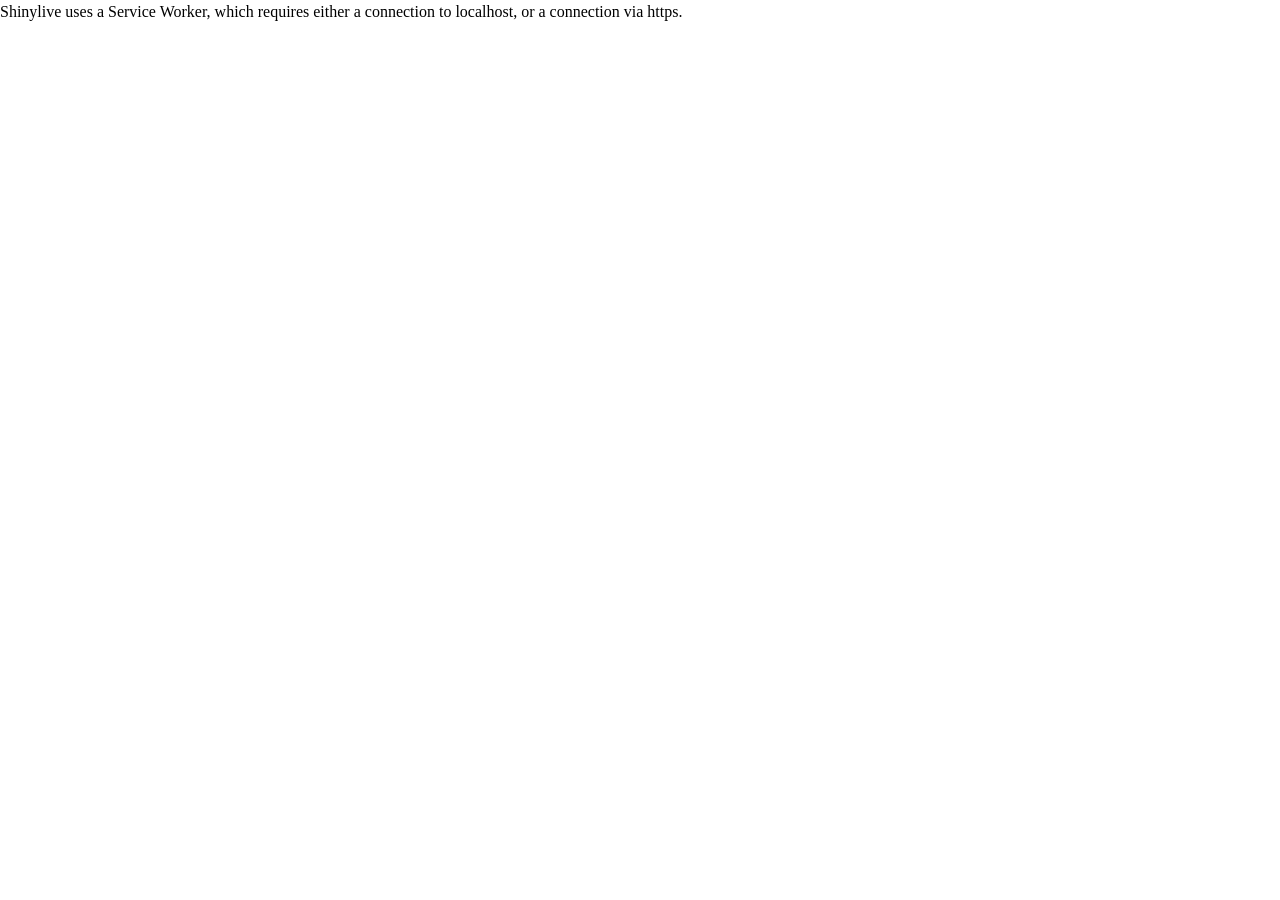
<file: regression/docs/regression/index.html>
<!doctype html>
<html lang="en">
  <head>
    <meta charset="UTF-8" />
    <meta name="viewport" content="width=device-width, initial-scale=1.0" />
    <title>Shiny App</title>
    <script
      src="./shinylive/load-shinylive-sw.js"
      type="module"
    ></script>
    <script type="module">
      import { runExportedApp } from "./shinylive/shinylive.js";
      runExportedApp({
        id: "root",
        appEngine: "r",
        relPath: "",
      });
    </script>
    <link rel="stylesheet" href="./shinylive/style-resets.css" />
    <link rel="stylesheet" href="./shinylive/shinylive.css" />
    
  </head>
  <body>
    
    <div style="height: 100vh; width: 100vw" id="root"></div>
    
  </body>
</html>
</file>
<file: site_libs/quarto-html/tippy.css>
.tippy-box[data-animation=fade][data-state=hidden]{opacity:0}[data-tippy-root]{max-width:calc(100vw - 10px)}.tippy-box{position:relative;background-color:#333;color:#fff;border-radius:4px;font-size:14px;line-height:1.4;white-space:normal;outline:0;transition-property:transform,visibility,opacity}.tippy-box[data-placement^=top]>.tippy-arrow{bottom:0}.tippy-box[data-placement^=top]>.tippy-arrow:before{bottom:-7px;left:0;border-width:8px 8px 0;border-top-color:initial;transform-origin:center top}.tippy-box[data-placement^=bottom]>.tippy-arrow{top:0}.tippy-box[data-placement^=bottom]>.tippy-arrow:before{top:-7px;left:0;border-width:0 8px 8px;border-bottom-color:initial;transform-origin:center bottom}.tippy-box[data-placement^=left]>.tippy-arrow{right:0}.tippy-box[data-placement^=left]>.tippy-arrow:before{border-width:8px 0 8px 8px;border-left-color:initial;right:-7px;transform-origin:center left}.tippy-box[data-placement^=right]>.tippy-arrow{left:0}.tippy-box[data-placement^=right]>.tippy-arrow:before{left:-7px;border-width:8px 8px 8px 0;border-right-color:initial;transform-origin:center right}.tippy-box[data-inertia][data-state=visible]{transition-timing-function:cubic-bezier(.54,1.5,.38,1.11)}.tippy-arrow{width:16px;height:16px;color:#333}.tippy-arrow:before{content:"";position:absolute;border-color:transparent;border-style:solid}.tippy-content{position:relative;padding:5px 9px;z-index:1}
</file>
<file: site_libs/quarto-html/quarto-syntax-highlighting-bf27225e3a48a9273f3daa8f8e829971.css>
/* quarto syntax highlight colors */
:root {
  --quarto-hl-ot-color: #003B4F;
  --quarto-hl-at-color: #657422;
  --quarto-hl-ss-color: #20794D;
  --quarto-hl-an-color: #5E5E5E;
  --quarto-hl-fu-color: #4758AB;
  --quarto-hl-st-color: #20794D;
  --quarto-hl-cf-color: #003B4F;
  --quarto-hl-op-color: #5E5E5E;
  --quarto-hl-er-color: #AD0000;
  --quarto-hl-bn-color: #AD0000;
  --quarto-hl-al-color: #AD0000;
  --quarto-hl-va-color: #111111;
  --quarto-hl-bu-color: inherit;
  --quarto-hl-ex-color: inherit;
  --quarto-hl-pp-color: #AD0000;
  --quarto-hl-in-color: #5E5E5E;
  --quarto-hl-vs-color: #20794D;
  --quarto-hl-wa-color: #5E5E5E;
  --quarto-hl-do-color: #5E5E5E;
  --quarto-hl-im-color: #00769E;
  --quarto-hl-ch-color: #20794D;
  --quarto-hl-dt-color: #AD0000;
  --quarto-hl-fl-color: #AD0000;
  --quarto-hl-co-color: #5E5E5E;
  --quarto-hl-cv-color: #5E5E5E;
  --quarto-hl-cn-color: #8f5902;
  --quarto-hl-sc-color: #5E5E5E;
  --quarto-hl-dv-color: #AD0000;
  --quarto-hl-kw-color: #003B4F;
}

/* other quarto variables */
:root {
  --quarto-font-monospace: SFMono-Regular, Menlo, Monaco, Consolas, "Liberation Mono", "Courier New", monospace;
}

/* syntax highlight based on Pandoc's rules */
pre > code.sourceCode > span {
  color: #003B4F;
}

code.sourceCode > span {
  color: #003B4F;
}

div.sourceCode,
div.sourceCode pre.sourceCode {
  color: #003B4F;
}

/* Normal */
code span {
  color: #003B4F;
}

/* Alert */
code span.al {
  color: #AD0000;
  font-style: inherit;
}

/* Annotation */
code span.an {
  color: #5E5E5E;
  font-style: inherit;
}

/* Attribute */
code span.at {
  color: #657422;
  font-style: inherit;
}

/* BaseN */
code span.bn {
  color: #AD0000;
  font-style: inherit;
}

/* BuiltIn */
code span.bu {
  font-style: inherit;
}

/* ControlFlow */
code span.cf {
  color: #003B4F;
  font-weight: bold;
  font-style: inherit;
}

/* Char */
code span.ch {
  color: #20794D;
  font-style: inherit;
}

/* Constant */
code span.cn {
  color: #8f5902;
  font-style: inherit;
}

/* Comment */
code span.co {
  color: #5E5E5E;
  font-style: inherit;
}

/* CommentVar */
code span.cv {
  color: #5E5E5E;
  font-style: italic;
}

/* Documentation */
code span.do {
  color: #5E5E5E;
  font-style: italic;
}

/* DataType */
code span.dt {
  color: #AD0000;
  font-style: inherit;
}

/* DecVal */
code span.dv {
  color: #AD0000;
  font-style: inherit;
}

/* Error */
code span.er {
  color: #AD0000;
  font-style: inherit;
}

/* Extension */
code span.ex {
  font-style: inherit;
}

/* Float */
code span.fl {
  color: #AD0000;
  font-style: inherit;
}

/* Function */
code span.fu {
  color: #4758AB;
  font-style: inherit;
}

/* Import */
code span.im {
  color: #00769E;
  font-style: inherit;
}

/* Information */
code span.in {
  color: #5E5E5E;
  font-style: inherit;
}

/* Keyword */
code span.kw {
  color: #003B4F;
  font-weight: bold;
  font-style: inherit;
}

/* Operator */
code span.op {
  color: #5E5E5E;
  font-style: inherit;
}

/* Other */
code span.ot {
  color: #003B4F;
  font-style: inherit;
}

/* Preprocessor */
code span.pp {
  color: #AD0000;
  font-style: inherit;
}

/* SpecialChar */
code span.sc {
  color: #5E5E5E;
  font-style: inherit;
}

/* SpecialString */
code span.ss {
  color: #20794D;
  font-style: inherit;
}

/* String */
code span.st {
  color: #20794D;
  font-style: inherit;
}

/* Variable */
code span.va {
  color: #111111;
  font-style: inherit;
}

/* VerbatimString */
code span.vs {
  color: #20794D;
  font-style: inherit;
}

/* Warning */
code span.wa {
  color: #5E5E5E;
  font-style: italic;
}

.prevent-inlining {
  content: "</";
}

/*# sourceMappingURL=8be38f48d34c45af72792cbd699585e7.css.map */
</file>
<file: site_libs/quarto-contrib/shinylive-0.10.12/shinylive/shinylive.css>
/* Shinylive 0.10.12
// Copyright 2026 Posit, PBC */
/* src/Components/App.css */
@font-face {
  font-family: "Source Sans Pro";
  src: url("./SourceSansPro-Regular.otf-PVQ5ZP77.woff2") format("woff2");
  font-weight: normal;
  font-style: normal;
}
:root {
  --colors-grey: grey;
  --colors-blue: #007bc2;
  --colors-blue-dark: hsl(207, 69%, 35%);
  --colors-red: #c10000;
  --colors-white: white;
  --colors-bg: white;
  --colors-fg: #333;
  --font-face:
    "Source Sans Pro",
    Arial,
    Helvetica,
    sans-serif;
  --font-size: 14px;
  --font-mono-face:
    Menlo,
    Monaco,
    Consolas,
    "Liberation Mono",
    "Courier New",
    monospace;
  --font-mono-size: 12px;
  --panel-roundness: 5px;
  --button-roundness: 5px;
  --container-roundness: calc(var(--panel-roundness) * 1.4);
  --shadow-color: 0deg 0% 56%;
  --shadow-elevation-low:
    0.3px 0.4px 0.6px hsl(var(--shadow-color) / 0.34),
    0.5px 0.7px 1px -1.2px hsl(var(--shadow-color) / 0.34),
    1.2px 1.7px 2.3px -2.5px hsl(var(--shadow-color) / 0.34);
  --shadow-elevation-medium:
    0.3px 0.4px 0.6px hsl(var(--shadow-color) / 0.36),
    1px 1.4px 1.9px -0.8px hsl(var(--shadow-color) / 0.36),
    2.6px 3.4px 4.8px -1.7px hsl(var(--shadow-color) / 0.36),
    6.2px 8.3px 11.7px -2.5px hsl(var(--shadow-color) / 0.36);
}
.shinylive-container {
  --pad: 2px;
  height: 100%;
  width: 100%;
  min-height: 100px;
  min-width: 400px;
  padding: var(--pad);
  border-radius: var(--container-roundness);
  background-color: #e6e6e6;
}
.shinylive-container.viewer {
  --pad: 0;
  min-width: unset;
}
.shinylive-container > div {
  border-radius: var(--panel-roundness);
  background-color: var(--colors-bg);
}
.shinylive-example-selector {
  grid-area: exampleselector;
}
.shinylive-editor {
  grid-area: editor;
}
.shinylive-terminal {
  grid-area: terminal;
}
.shinylive-viewer {
  grid-area: viewer;
}
button {
  background-color: var(--colors-blue);
  color: var(--colors-white);
  font-family: var(--font-face);
  font-size: var(--font-size);
  border-style: solid;
  border-color: var(--colors-white);
  border-radius: var(--button-roundness);
  cursor: pointer;
  padding: 0.2rem 0.5rem;
}
button:disabled {
  cursor: default;
  background-color: #c8c8c8;
}
.shinylive-container.editor-cell {
  padding: 0;
}
.shinylive-container.editor-cell .shinylive-editor {
  border-bottom-right-radius: 0;
  border-bottom-left-radius: 0;
}
.shinylive-container.editor-cell .shinylive-output-cell {
  border-top: 2px solid #eeeff2;
  border-top-right-radius: 0;
  border-top-left-radius: 0;
}
.shinylive-container.editor-cell .shinylive-output-cell .rendered-html {
  padding: 2px 12px 3px 12px;
}
.shinylive-container.editor-cell .shinylive-output-cell pre.output-content {
  border-top-right-radius: 0;
  border-top-left-radius: 0;
  background-color: #eeeff2;
  font-size: 13px;
  line-height: 1.8;
  padding: 2px 12px 5px 12px;
  margin-bottom: 0;
  color: #666;
}
.shinylive-container.editor-cell .editor-container {
  padding: 0;
}
.shinylive-container.editor-cell .cm-scroller {
  padding: 12px 12px 4px 12px;
}

/* src/Components/ExampleSelector.css */
.shinylive-example-selector {
  padding: 3px 3px 3px 8px;
  font-family: var(--font-face);
  --indent: 8px;
  --divider-color: #f1f1f1;
}
.shinylive-example-selector > .categories {
  height: 100%;
  overflow-y: auto;
  padding: var(--indent);
}
.shinylive-example-selector > .categories .category-title {
  color: var(--colors-blue, blue);
  margin-top: calc(var(--indent) * 2);
}
.shinylive-example-selector .example {
  --v-pad: calc(var(--indent));
  --h-pad: calc(var(--indent) * 2);
  padding-left: var(--h-pad);
  padding-top: var(--v-pad);
  padding-bottom: var(--v-pad);
  cursor: default;
  position: relative;
  --sidebar-color: var(--colors-grey);
  --sidebar-indent: calc(var(--indent) / 1.3);
  --sidebar-w: 1px;
}
.shinylive-example-selector .example > a {
  text-decoration: unset;
  color: unset;
  cursor: unset;
}
.shinylive-example-selector .example:hover:not(.selected) {
  cursor: pointer;
}
.shinylive-example-selector .example.selected,
.shinylive-example-selector .example:hover {
  --sidebar-w: 4px;
}
.shinylive-example-selector .example.selected {
  --sidebar-color: var(--colors-blue, blue);
}
.shinylive-example-selector .example:before {
  content: "";
  position: absolute;
  height: 70%;
  top: 15%;
  width: var(--sidebar-w);
  border-radius: var(--button-roundness, 5px);
  left: calc(var(--sidebar-indent) - var(--sidebar-w) - 1px);
  background-color: var(--sidebar-color);
}
.shinylive-example-selector .example .title {
  font-weight: 500;
}
.shinylive-example-selector .example .about {
  color: var(--colors-grey, grey);
  font-size: small;
  font-style: italic;
  font-weight: 400;
}
.shinylive-example-selector > .categories > section > .divider {
  width: 100%;
  height: 1px;
  background-color: var(--divider-color);
}

/* src/Components/HeaderBar.css */
.HeaderBar {
  height: 30px;
  padding: 3px 8px;
  background-color: #007BC2;
  font-family: var(--font-face);
  font-size: 1.1rem;
  color: var(--colors-white);
  display: flex;
}
.HeaderBar > a.page-title {
  display: inherit;
  color: var(--colors-white);
  text-decoration: none;
  flex-direction: row;
  margin-right: auto;
}
.HeaderBar .shiny-logo {
  height: 22px;
  display: inline-block;
  margin-right: 6px;
  margin-left: 4px;
  margin-top: 1px;
}
.HeaderBar > div {
  flex-direction: row;
  margin-right: 1rem;
}
.HeaderBar button.code-run-button {
  border: none;
  font-size: 0.9rem;
  padding: 0.2rem 0.5rem;
  background-color: transparent;
  white-space: nowrap;
  fill: rgba(255, 255, 255, 0.8);
}
.HeaderBar button.code-run-button svg.shinylive-icon {
  font-size: 1em;
}
.HeaderBar button.code-run-button span.button-label {
  vertical-align: 0.15em;
  margin-left: 0.3em;
}
.HeaderBar .code-run-button:hover {
  color: var(--colors-white);
  fill: var(--colors-white);
}

/* src/Components/Icons.css */
.shinylive-icon {
  display: inline-block;
  height: 1em;
}

/* src/Components/OutputCell.css */
.shinylive-output-cell div.rendered-html table {
  border: none;
  border-collapse: collapse;
  border-spacing: 0;
  color: black;
  font-size: 90%;
  table-layout: fixed;
}
.shinylive-output-cell div.rendered-html thead {
  border-bottom: 1px solid black;
  vertical-align: bottom;
}
.shinylive-output-cell div.rendered-html tr,
.shinylive-output-cell div.rendered-html th,
.shinylive-output-cell div.rendered-html td {
  text-align: right;
  vertical-align: middle;
  padding: 0.5em 0.5em;
  line-height: normal;
  white-space: normal;
  max-width: none;
  border: none;
}
.shinylive-output-cell div.rendered-html th {
  font-weight: bold;
}
.shinylive-output-cell div.rendered-html tbody tr:nth-child(odd) {
  background: #f5f5f5;
}
.shinylive-output-cell div.rendered-html tbody tr:hover {
  background: rgba(66, 165, 245, 0.2);
}

/* src/Components/ResizableGrid/ResizableGrid.css */
.ResizableGrid {
  --pad: 2px;
  --panel-gap: 3px;
  --sizer-margin-offset: calc(-1 * var(--panel-gap));
  --expansion-scale: 3;
  height: 100%;
  width: 100%;
  min-height: 80px;
  min-width: 400px;
  display: grid;
  padding: 0;
  gap: var(--panel-gap);
  position: relative;
}
.ResizableGrid > * {
  min-width: 0;
  min-height: 0;
}
div.ResizableGrid--col-sizer,
div.ResizableGrid--row-sizer {
  opacity: 0;
  position: relative;
  transition: transform 1s 0.5s;
}
.ResizableGrid--col-sizer {
  grid-row: 1/-1;
  width: var(--panel-gap);
  margin-left: var(--sizer-margin-offset);
  height: 100%;
  cursor: ew-resize;
}
.ResizableGrid--row-sizer {
  grid-column: 1/-1;
  height: var(--panel-gap);
  margin-top: var(--sizer-margin-offset);
  width: 100%;
  cursor: ns-resize;
}
.ResizableGrid--col-sizer:hover,
.ResizableGrid--row-sizer:hover {
  z-index: 9999;
  transition: transform 0s;
}
.ResizableGrid--col-sizer:hover {
  transform: scaleX(var(--expansion-scale));
}
.ResizableGrid--row-sizer:hover {
  transform: scaleY(var(--expansion-scale));
}
div#size-detection-cell {
  width: 100%;
  height: 100%;
  grid-row: 1/-1;
  grid-column: 1/-1;
}

/* node_modules/xterm/css/xterm.css */
.xterm {
  cursor: text;
  position: relative;
  user-select: none;
  -ms-user-select: none;
  -webkit-user-select: none;
}
.xterm.focus,
.xterm:focus {
  outline: none;
}
.xterm .xterm-helpers {
  position: absolute;
  top: 0;
  z-index: 5;
}
.xterm .xterm-helper-textarea {
  padding: 0;
  border: 0;
  margin: 0;
  position: absolute;
  opacity: 0;
  left: -9999em;
  top: 0;
  width: 0;
  height: 0;
  z-index: -5;
  white-space: nowrap;
  overflow: hidden;
  resize: none;
}
.xterm .composition-view {
  background: #000;
  color: #FFF;
  display: none;
  position: absolute;
  white-space: nowrap;
  z-index: 1;
}
.xterm .composition-view.active {
  display: block;
}
.xterm .xterm-viewport {
  background-color: #000;
  overflow-y: scroll;
  cursor: default;
  position: absolute;
  right: 0;
  left: 0;
  top: 0;
  bottom: 0;
}
.xterm .xterm-screen {
  position: relative;
}
.xterm .xterm-screen canvas {
  position: absolute;
  left: 0;
  top: 0;
}
.xterm .xterm-scroll-area {
  visibility: hidden;
}
.xterm-char-measure-element {
  display: inline-block;
  visibility: hidden;
  position: absolute;
  top: 0;
  left: -9999em;
  line-height: normal;
}
.xterm.enable-mouse-events {
  cursor: default;
}
.xterm.xterm-cursor-pointer,
.xterm .xterm-cursor-pointer {
  cursor: pointer;
}
.xterm.column-select.focus {
  cursor: crosshair;
}
.xterm .xterm-accessibility,
.xterm .xterm-message {
  position: absolute;
  left: 0;
  top: 0;
  bottom: 0;
  right: 0;
  z-index: 10;
  color: transparent;
  pointer-events: none;
}
.xterm .live-region {
  position: absolute;
  left: -9999px;
  width: 1px;
  height: 1px;
  overflow: hidden;
}
.xterm-dim {
  opacity: 1 !important;
}
.xterm-underline-1 {
  text-decoration: underline;
}
.xterm-underline-2 {
  text-decoration: double underline;
}
.xterm-underline-3 {
  text-decoration: wavy underline;
}
.xterm-underline-4 {
  text-decoration: dotted underline;
}
.xterm-underline-5 {
  text-decoration: dashed underline;
}
.xterm-overline {
  text-decoration: overline;
}
.xterm-overline.xterm-underline-1 {
  text-decoration: overline underline;
}
.xterm-overline.xterm-underline-2 {
  text-decoration: overline double underline;
}
.xterm-overline.xterm-underline-3 {
  text-decoration: overline wavy underline;
}
.xterm-overline.xterm-underline-4 {
  text-decoration: overline dotted underline;
}
.xterm-overline.xterm-underline-5 {
  text-decoration: overline dashed underline;
}
.xterm-strikethrough {
  text-decoration: line-through;
}
.xterm-screen .xterm-decoration-container .xterm-decoration {
  z-index: 6;
  position: absolute;
}
.xterm-screen .xterm-decoration-container .xterm-decoration.xterm-decoration-top-layer {
  z-index: 7;
}
.xterm-decoration-overview-ruler {
  z-index: 8;
  position: absolute;
  top: 0;
  right: 0;
  pointer-events: none;
}
.xterm-decoration-top {
  z-index: 2;
  position: relative;
}

/* src/Components/Terminal.css */
.shinylive-terminal.terminal {
  height: 100%;
  position: relative;
  overflow: hidden;
  padding: 0.5rem;
  --color: #333;
  --background: white;
  --size: 1;
  --font:
    Menlo,
    Monaco,
    Consolas,
    "Liberation Mono",
    "Courier New",
    monospace;
}
.xterm {
  padding: 8px;
}

/* src/Components/LoadingAnimation.css */
.loading-animation {
  --animation-start-color: #fafafa;
  --animation-end-color: #cccccc;
  --hex-width: 16px;
  background-color: inherit;
  box-shadow: inherit;
  text-align: center;
  font-size: 0;
  -webkit-animation: loading-animation-fade-in 1s;
  animation: loading-animation-fade-in 1s;
}
.loading-animation .hex {
  display: inline-block;
  position: relative;
  width: var(--hex-width);
  height: calc(0.57735 * var(--hex-width));
  margin: calc(0.216 * var(--hex-width)) calc(var(--hex-width) / 12);
  background-color: var(--animation-start-color);
  vertical-align: middle;
  -webkit-animation: loading-animation-pulse 3.75s infinite;
  animation: loading-animation-pulse 3.75s infinite;
}
.loading-animation .hex::before,
.loading-animation .hex::after {
  content: "";
  display: block;
  position: absolute;
  width: calc(0.7071 * var(--hex-width));
  height: calc(0.7071 * var(--hex-width));
  background-color: inherit;
  transform-origin: 0 0;
  transform: scaleY(0.57735) rotate(-45deg);
  animation: inherit;
}
.loading-animation .hex::before {
  top: 0;
}
.loading-animation .hex::after {
  top: calc(0.57735 * var(--hex-width));
}
.loading-animation .hex:nth-of-type(2n) {
  -webkit-animation-delay: 0s;
  animation-delay: 0s;
}
.loading-animation .hex:nth-of-type(2n+1) {
  -webkit-animation-delay: -1.1s;
  animation-delay: -1.05s;
}
.loading-animation .hex:nth-of-type(2n+2) {
  -webkit-animation-delay: -1.97s;
  animation-delay: -1.97s;
}
.loading-animation .hex:nth-of-type(2n+3) {
  -webkit-animation-delay: -1.8s;
  animation-delay: -1.8s;
}
.loading-animation .hex:nth-of-type(2n+4) {
  -webkit-animation-delay: -1.1s;
  animation-delay: -1.1s;
}
.loading-animation .hex:nth-of-type(2n+5) {
  -webkit-animation-delay: -1.1s;
  animation-delay: -1.1s;
}
.loading-animation .hex:nth-of-type(2n+6) {
  -webkit-animation-delay: -1.8s;
  animation-delay: -1.8s;
}
.loading-animation .hex:nth-of-type(2n+7) {
  -webkit-animation-delay: -1.7s;
  animation-delay: -1.7s;
}
.loading-animation .hex:nth-of-type(2n+8) {
  -webkit-animation-delay: -1.2s;
  animation-delay: -1.2s;
}
.loading-animation .hex:nth-of-type(2n+9) {
  -webkit-animation-delay: -1.3s;
  animation-delay: -1.3s;
}
.loading-animation .hex:nth-of-type(2n+11) {
  -webkit-animation-delay: -1.6s;
  animation-delay: -1.6s;
}
.loading-animation .hex:nth-of-type(2n+12) {
  -webkit-animation-delay: -1.6s;
  animation-delay: -1.6s;
}
.loading-animation .hex:nth-of-type(2n+13) {
  -webkit-animation-delay: -1.3s;
  animation-delay: -1.3s;
}
.loading-animation .hex:nth-of-type(2n+14) {
  -webkit-animation-delay: -1.3s;
  animation-delay: -1.3s;
}
.loading-animation .hex:nth-of-type(2n+15) {
  -webkit-animation-delay: -1.5s;
  animation-delay: -1.5s;
}
.loading-animation .hex:nth-of-type(2n+16) {
  -webkit-animation-delay: -1.5s;
  animation-delay: -1.5s;
}
.loading-animation .hex:nth-of-type(2n+17) {
  -webkit-animation-delay: -1.3s;
  animation-delay: -1.3s;
}
.loading-animation .hex:nth-of-type(2n+18) {
  -webkit-animation-delay: -1.4s;
  animation-delay: -1.4s;
}
.loading-animation .hex:nth-of-type(2n+19) {
  -webkit-animation-delay: -1.45s;
  animation-delay: -1.45s;
}
.loading-animation .spacer {
  display: inline-block;
  width: calc(var(--hex-width) * 14 / 12);
}
@keyframes loading-animation-pulse {
  0% {
    background-color: var(--animation-start-color);
  }
  50% {
    background-color: var(--animation-end-color);
  }
  100% {
    background-color: var(--animation-start-color);
  }
}
@keyframes loading-animation-fade-in {
  0% {
    opacity: 0;
  }
  20% {
    opacity: 0;
  }
  100% {
    opacity: 1;
  }
}

/* src/Components/Viewer.css */
.shinylive-viewer {
  height: 100%;
  width: 100%;
  position: relative;
}
.app-frame {
  border-radius: var(--panel-roundness);
  border: 0;
}
.shinylive-viewer iframe {
  background-color: white;
  width: 100%;
  height: 100%;
  display: block;
}
.shinylive-viewer .loading-wrapper {
  overflow: auto;
  background-color: white;
  position: absolute;
  height: 100%;
  width: 100%;
  top: 0px;
  left: 0px;
  display: flex;
  justify-content: center;
  align-items: center;
}
.shinylive-viewer .loading-wrapper.loading-wrapper-error {
  justify-content: left;
}
.shinylive-viewer .loading-wrapper .error-alert {
  text-align: center;
  font-size: 1.4rem;
  font-family: var(--font-face);
  -webkit-animation: loading-animation-fade-in 0.5s;
  animation: loading-animation-fade-in 0.5s;
}
.shinylive-viewer .loading-wrapper .error-alert .error-icon {
  display: inline-block;
  text-align: center;
  width: 85px;
  margin-bottom: 0.5rem;
}
.shinylive-viewer .loading-wrapper .error-alert .error-log {
  font-size: 0.7rem;
  text-align: left;
  padding: 0.3rem;
}
@keyframes loading-animation-fade-in {
  0% {
    opacity: 0;
  }
  100% {
    opacity: 1;
  }
}

/* node_modules/balloon-css/balloon.min.css */
:root {
  --balloon-border-radius: 2px;
  --balloon-color: rgba(16,16,16,0.95);
  --balloon-text-color: #fff;
  --balloon-font-size: 12px;
  --balloon-move: 4px;
}
button[aria-label][data-balloon-pos] {
  overflow: visible;
}
[aria-label][data-balloon-pos] {
  position: relative;
  cursor: pointer;
}
[aria-label][data-balloon-pos]:after {
  opacity: 0;
  pointer-events: none;
  transition: all 0.18s ease-out 0.18s;
  text-indent: 0;
  font-family:
    -apple-system,
    BlinkMacSystemFont,
    "Segoe UI",
    Roboto,
    Oxygen,
    Ubuntu,
    Cantarell,
    "Open Sans",
    "Helvetica Neue",
    sans-serif;
  font-weight: normal;
  font-style: normal;
  text-shadow: none;
  font-size: var(--balloon-font-size);
  background: var(--balloon-color);
  border-radius: 2px;
  color: var(--balloon-text-color);
  border-radius: var(--balloon-border-radius);
  content: attr(aria-label);
  padding: .5em 1em;
  position: absolute;
  white-space: nowrap;
  z-index: 10;
}
[aria-label][data-balloon-pos]:before {
  width: 0;
  height: 0;
  border: 5px solid transparent;
  border-top-color: var(--balloon-color);
  opacity: 0;
  pointer-events: none;
  transition: all 0.18s ease-out 0.18s;
  content: "";
  position: absolute;
  z-index: 10;
}
[aria-label][data-balloon-pos]:hover:before,
[aria-label][data-balloon-pos]:hover:after,
[aria-label][data-balloon-pos][data-balloon-visible]:before,
[aria-label][data-balloon-pos][data-balloon-visible]:after,
[aria-label][data-balloon-pos]:not([data-balloon-nofocus]):focus:before,
[aria-label][data-balloon-pos]:not([data-balloon-nofocus]):focus:after {
  opacity: 1;
  pointer-events: none;
}
[aria-label][data-balloon-pos].font-awesome:after {
  font-family:
    FontAwesome,
    -apple-system,
    BlinkMacSystemFont,
    "Segoe UI",
    Roboto,
    Oxygen,
    Ubuntu,
    Cantarell,
    "Open Sans",
    "Helvetica Neue",
    sans-serif;
}
[aria-label][data-balloon-pos][data-balloon-break]:after {
  white-space: pre;
}
[aria-label][data-balloon-pos][data-balloon-break][data-balloon-length]:after {
  white-space: pre-line;
  word-break: break-word;
}
[aria-label][data-balloon-pos][data-balloon-blunt]:before,
[aria-label][data-balloon-pos][data-balloon-blunt]:after {
  transition: none;
}
[aria-label][data-balloon-pos][data-balloon-pos=up]:hover:after,
[aria-label][data-balloon-pos][data-balloon-pos=up][data-balloon-visible]:after,
[aria-label][data-balloon-pos][data-balloon-pos=down]:hover:after,
[aria-label][data-balloon-pos][data-balloon-pos=down][data-balloon-visible]:after {
  transform: translate(-50%, 0);
}
[aria-label][data-balloon-pos][data-balloon-pos=up]:hover:before,
[aria-label][data-balloon-pos][data-balloon-pos=up][data-balloon-visible]:before,
[aria-label][data-balloon-pos][data-balloon-pos=down]:hover:before,
[aria-label][data-balloon-pos][data-balloon-pos=down][data-balloon-visible]:before {
  transform: translate(-50%, 0);
}
[aria-label][data-balloon-pos][data-balloon-pos*=-left]:after {
  left: 0;
}
[aria-label][data-balloon-pos][data-balloon-pos*=-left]:before {
  left: 5px;
}
[aria-label][data-balloon-pos][data-balloon-pos*=-right]:after {
  right: 0;
}
[aria-label][data-balloon-pos][data-balloon-pos*=-right]:before {
  right: 5px;
}
[aria-label][data-balloon-pos][data-balloon-po*=-left]:hover:after,
[aria-label][data-balloon-pos][data-balloon-po*=-left][data-balloon-visible]:after,
[aria-label][data-balloon-pos][data-balloon-pos*=-right]:hover:after,
[aria-label][data-balloon-pos][data-balloon-pos*=-right][data-balloon-visible]:after {
  transform: translate(0, 0);
}
[aria-label][data-balloon-pos][data-balloon-po*=-left]:hover:before,
[aria-label][data-balloon-pos][data-balloon-po*=-left][data-balloon-visible]:before,
[aria-label][data-balloon-pos][data-balloon-pos*=-right]:hover:before,
[aria-label][data-balloon-pos][data-balloon-pos*=-right][data-balloon-visible]:before {
  transform: translate(0, 0);
}
[aria-label][data-balloon-pos][data-balloon-pos^=up]:before,
[aria-label][data-balloon-pos][data-balloon-pos^=up]:after {
  bottom: 100%;
  transform-origin: top;
  transform: translate(0, var(--balloon-move));
}
[aria-label][data-balloon-pos][data-balloon-pos^=up]:after {
  margin-bottom: 10px;
}
[aria-label][data-balloon-pos][data-balloon-pos=up]:before,
[aria-label][data-balloon-pos][data-balloon-pos=up]:after {
  left: 50%;
  transform: translate(-50%, var(--balloon-move));
}
[aria-label][data-balloon-pos][data-balloon-pos^=down]:before,
[aria-label][data-balloon-pos][data-balloon-pos^=down]:after {
  top: 100%;
  transform: translate(0, calc(var(--balloon-move) * -1));
}
[aria-label][data-balloon-pos][data-balloon-pos^=down]:after {
  margin-top: 10px;
}
[aria-label][data-balloon-pos][data-balloon-pos^=down]:before {
  width: 0;
  height: 0;
  border: 5px solid transparent;
  border-bottom-color: var(--balloon-color);
}
[aria-label][data-balloon-pos][data-balloon-pos=down]:after,
[aria-label][data-balloon-pos][data-balloon-pos=down]:before {
  left: 50%;
  transform: translate(-50%, calc(var(--balloon-move) * -1));
}
[aria-label][data-balloon-pos][data-balloon-pos=left]:hover:after,
[aria-label][data-balloon-pos][data-balloon-pos=left][data-balloon-visible]:after,
[aria-label][data-balloon-pos][data-balloon-pos=right]:hover:after,
[aria-label][data-balloon-pos][data-balloon-pos=right][data-balloon-visible]:after {
  transform: translate(0, -50%);
}
[aria-label][data-balloon-pos][data-balloon-pos=left]:hover:before,
[aria-label][data-balloon-pos][data-balloon-pos=left][data-balloon-visible]:before,
[aria-label][data-balloon-pos][data-balloon-pos=right]:hover:before,
[aria-label][data-balloon-pos][data-balloon-pos=right][data-balloon-visible]:before {
  transform: translate(0, -50%);
}
[aria-label][data-balloon-pos][data-balloon-pos=left]:after,
[aria-label][data-balloon-pos][data-balloon-pos=left]:before {
  right: 100%;
  top: 50%;
  transform: translate(var(--balloon-move), -50%);
}
[aria-label][data-balloon-pos][data-balloon-pos=left]:after {
  margin-right: 10px;
}
[aria-label][data-balloon-pos][data-balloon-pos=left]:before {
  width: 0;
  height: 0;
  border: 5px solid transparent;
  border-left-color: var(--balloon-color);
}
[aria-label][data-balloon-pos][data-balloon-pos=right]:after,
[aria-label][data-balloon-pos][data-balloon-pos=right]:before {
  left: 100%;
  top: 50%;
  transform: translate(calc(var(--balloon-move) * -1), -50%);
}
[aria-label][data-balloon-pos][data-balloon-pos=right]:after {
  margin-left: 10px;
}
[aria-label][data-balloon-pos][data-balloon-pos=right]:before {
  width: 0;
  height: 0;
  border: 5px solid transparent;
  border-right-color: var(--balloon-color);
}
[aria-label][data-balloon-pos][data-balloon-length]:after {
  white-space: normal;
}
[aria-label][data-balloon-pos][data-balloon-length=small]:after {
  width: 80px;
}
[aria-label][data-balloon-pos][data-balloon-length=medium]:after {
  width: 150px;
}
[aria-label][data-balloon-pos][data-balloon-length=large]:after {
  width: 260px;
}
[aria-label][data-balloon-pos][data-balloon-length=xlarge]:after {
  width: 380px;
}
@media screen and (max-width: 768px) {
  [aria-label][data-balloon-pos][data-balloon-length=xlarge]:after {
    width: 90vw;
  }
}
[aria-label][data-balloon-pos][data-balloon-length=fit]:after {
  width: 100%;
}

/* src/Components/Editor.css */
.shinylive-editor {
  --bg-light-shade-color: #f6f6f6;
  --button-gray-color: #999;
  --button-hover-color: #hsl(207, 69%, 25%);
  --border-color: #aaa;
  --pad: 5px;
  display: grid;
  grid-template-rows: auto 1fr;
  grid-template-areas: "header" "editor";
  position: relative;
}
.ResizableGrid.editor-viewer.layout-vertical:not(.been-dragged) > .shinylive-editor {
  max-height: 800px;
}
.editor-header {
  grid-area: header;
}
.editor-container {
  grid-area: editor;
}
.shinylive-editor > div {
  min-width: 0;
  min-height: 0;
}
.editor-header {
  display: flex;
  padding-top: var(--pad);
  padding-left: var(--pad);
  padding-right: var(--pad);
  justify-content: space-between;
  align-items: flex-end;
  border-bottom: 1px solid var(--border-color);
}
.editor-files > button {
  font-size: 14px;
  font-family: var(--font-face);
  height: 26px;
  background-color: var(--bg-light-shade-color);
  color: #444;
  border: 1px solid #ddd;
  border-top-left-radius: 3px;
  border-top-right-radius: 3px;
  border-bottom: none;
  border-bottom-left-radius: 0;
  border-bottom-right-radius: 0;
  padding: 0 2px;
}
.editor-files button svg {
  vertical-align: unset;
}
.editor-filename {
  padding: 0 4px;
}
.editor-files > button.selected {
  color: black;
  background-color: var(--colors-bg);
  border-color: var(--border-color);
  position: relative;
  cursor: text;
}
.editor-files > button.selected::after {
  content: "";
  width: 100%;
  height: 4px;
  background-color: var(--colors-bg);
  position: absolute;
  bottom: -3px;
  left: 0;
  border-bottom-color: var(--colors-bg);
}
.editor-files > button.selected > input {
  width: 100%;
  font-size: 14px;
  font-family: var(--font-face);
  height: 26px;
  position: absolute;
  left: 4px;
  bottom: -0.5px;
  outline: none;
  border: none;
  color: var(--colors-blue);
  background-color: transparent;
}
.editor-files > button.selected > input.invalid-filename {
  color: var(--colors-red);
}
.editor-files > button > .editor-closebutton {
  width: 1.2rem;
  display: inline-block;
  color: var(--button-gray-color);
  font-weight: bold;
}
.editor-files > button.selected > .editor-closebutton + input {
  width: calc(100% - 21px);
}
.editor-files > .editor-addtab {
  border-color: rgba(0, 0, 0, 0);
  display: inline-block;
  line-height: 1rem;
  margin-left: 0.5rem;
  padding: 0;
}
.editor-files .editor-addbutton,
.editor-files .editor-uploadbutton {
  display: inline-block;
  color: var(--button-gray-color);
  fill: var(--button-gray-color);
  background-color: inherit;
  font-size: 1.2rem;
  font-weight: bold;
  padding: 0 0.3rem;
}
.editor-files .editor-uploadbutton {
  font-size: 0.7rem;
}
.editor-files .editor-closebutton:hover,
.editor-files .editor-addbutton:hover,
.editor-files .editor-uploadbutton:hover {
  color: var(--button-hover-color);
  fill: var(--button-hover-color);
  cursor: pointer;
}
.editor-container {
  padding: var(--pad);
  position: relative;
}
.editor-container .cm-editor {
  height: 100%;
}
.editor-container .cm-editor.cm-focused {
  outline: none;
}
.editor-container .cm-editor .cm-scroller {
  font-family: var(--font-mono-face);
  font-size: var(--font-mono-size);
}
.editor-container .cm-gutters {
  color: #aaa;
  background-color: var(--colors-bg);
  border-right: 1px solid #eee;
  padding-right: 4px;
}
.editor-container .cm-activeLineGutter {
  background-color: var(--colors-bg);
}
.editor-container .cm-tooltip {
  font-family: var(--font-face);
  font-size: var(--font-size);
}
.editor-container .cm-tooltip code {
  font-family: var(--font-mono-face);
  font-size: var(--font-mono-size);
  white-space: pre-wrap;
}
.editor-container .cm-diagnostic {
  font-family: var(--font-mono-face);
  font-size: var(--font-mono-size);
}
.editor-container .cm-signature-signature {
  font-family: var(--font-mono-face);
}
.editor-container .docstring {
  padding: 3px 6px;
  max-width: 650px;
  max-height: 300px;
  overflow-y: auto;
}
.editor-container .docstring pre {
  white-space: pre-wrap;
}
.editor-container .docstring h2 {
  font-size: 1.2em;
  font-weight: 600;
}
.shinylive-editor button.code-run-button {
  border: none;
  font-size: 0.8rem;
  padding: 0.2rem 0.5rem;
  background-color: transparent;
  white-space: nowrap;
}
.shinylive-editor .code-run-button:hover {
  color: var(--button-hover-color);
  fill: var(--button-hover-color);
}
.editor-header .code-run-button {
  align-self: center;
  color: var(--button-gray-color);
  fill: var(--button-gray-color);
}
.shinylive-editor .floating-buttons .code-run-button {
  position: absolute;
  top: 0;
  right: 0;
  border: 0;
  margin-top: 5px;
  margin-right: 5px;
  opacity: 0;
}
.shinylive-editor:hover .floating-buttons .code-run-button {
  color: var(--button-gray-color);
  fill: var(--button-gray-color);
  opacity: 1;
}
.shinylive-editor .floating-buttons .code-run-button:hover {
  color: var(--button-hover-color);
  fill: var(--button-hover-color);
}

/* src/Components/ShareModal.css */
.ShareModal {
  position: absolute;
  top: 50px;
  left: 50px;
  width: 600px;
  font-family: var(--font-face);
  background: white;
  border: 1px solid #ccc;
  border-radius: 5px;
  padding: 8px 14px;
  transition: 0.4s ease-out;
  box-shadow: 0.5rem 0.5rem 2rem rgb(0 0 0 / 30%);
  z-index: 10;
}
.ShareModal .ShareModal--item {
  padding-bottom: 10px;
}
.ShareModal .ShareModal--item .ShareModal--checkbox {
  margin-left: 1em;
  font-size: 0.9em;
}
.ShareModal .ShareModal--row {
  display: flex;
}
.ShareModal .ShareModal--row label {
  display: flex;
  align-items: center;
}
.ShareModal .ShareModal--row label span {
  margin-left: 0.3em;
}
.ShareModal .ShareModal--row .ShareModal--url {
  display: inline-flex;
  position: relative;
  vertical-align: top;
  width: 100%;
}
.ShareModal .ShareModal--row .ShareModal--url .ShareModal--urlinput {
  font-family: var(--font-mono-face);
  font-size: var(--font-mono-size);
  width: 100%;
  margin-right: 12px;
}
.ShareModal-overlay {
  opacity: 0.5;
  background: #000;
  width: 100%;
  height: 100%;
  z-index: 9;
  top: 0;
  left: 0;
  position: fixed;
}
/*! Bundled license information:

xterm/css/xterm.css:
  (**
   * Copyright (c) 2014 The xterm.js authors. All rights reserved.
   * Copyright (c) 2012-2013, Christopher Jeffrey (MIT License)
   * https://github.com/chjj/term.js
   * @license MIT
   *
   * Permission is hereby granted, free of charge, to any person obtaining a copy
   * of this software and associated documentation files (the "Software"), to deal
   * in the Software without restriction, including without limitation the rights
   * to use, copy, modify, merge, publish, distribute, sublicense, and/or sell
   * copies of the Software, and to permit persons to whom the Software is
   * furnished to do so, subject to the following conditions:
   *
   * The above copyright notice and this permission notice shall be included in
   * all copies or substantial portions of the Software.
   *
   * THE SOFTWARE IS PROVIDED "AS IS", WITHOUT WARRANTY OF ANY KIND, EXPRESS OR
   * IMPLIED, INCLUDING BUT NOT LIMITED TO THE WARRANTIES OF MERCHANTABILITY,
   * FITNESS FOR A PARTICULAR PURPOSE AND NONINFRINGEMENT. IN NO EVENT SHALL THE
   * AUTHORS OR COPYRIGHT HOLDERS BE LIABLE FOR ANY CLAIM, DAMAGES OR OTHER
   * LIABILITY, WHETHER IN AN ACTION OF CONTRACT, TORT OR OTHERWISE, ARISING FROM,
   * OUT OF OR IN CONNECTION WITH THE SOFTWARE OR THE USE OR OTHER DEALINGS IN
   * THE SOFTWARE.
   *
   * Originally forked from (with the author's permission):
   *   Fabrice Bellard's javascript vt100 for jslinux:
   *   http://bellard.org/jslinux/
   *   Copyright (c) 2011 Fabrice Bellard
   *   The original design remains. The terminal itself
   *   has been extended to include xterm CSI codes, among
   *   other features.
   *)
*/
</file>
<file: site_libs/quarto-contrib/shinylive-quarto-css/shinylive-quarto.css>
div.output-content,
div.shinylive-wrapper {
  background-color: rgba(250, 250, 250, 0.65);
  border: 1px solid rgba(233, 236, 239, 0.65);
  border-radius: 0.5rem;
  box-shadow: 0px 1px 2px rgba(0, 0, 0, 0.04), 0px 3px 7px rgba(0, 0, 0, 0.04),
    0px 12px 30px rgba(0, 0, 0, 0.07);
  margin-top: 32px;
  margin-bottom: 32px;
}

div.shinylive-wrapper {
  margin: 1em 0;
  border-radius: 8px;
}

.shinylive-container {
  background-color: #eeeff2;
  min-height: auto;
}

.shinylive-container > div {
  box-shadow: none;
}

.editor-container .cm-editor .cm-scroller {
  font-size: 13px;
  line-height: 1.5;
}

iframe.app-frame {
  /* Override the default margin from Bootstrap */
  margin-bottom: 0;
}
</file>
<file: docs/site_libs/quarto-html/tippy.css>
.tippy-box[data-animation=fade][data-state=hidden]{opacity:0}[data-tippy-root]{max-width:calc(100vw - 10px)}.tippy-box{position:relative;background-color:#333;color:#fff;border-radius:4px;font-size:14px;line-height:1.4;white-space:normal;outline:0;transition-property:transform,visibility,opacity}.tippy-box[data-placement^=top]>.tippy-arrow{bottom:0}.tippy-box[data-placement^=top]>.tippy-arrow:before{bottom:-7px;left:0;border-width:8px 8px 0;border-top-color:initial;transform-origin:center top}.tippy-box[data-placement^=bottom]>.tippy-arrow{top:0}.tippy-box[data-placement^=bottom]>.tippy-arrow:before{top:-7px;left:0;border-width:0 8px 8px;border-bottom-color:initial;transform-origin:center bottom}.tippy-box[data-placement^=left]>.tippy-arrow{right:0}.tippy-box[data-placement^=left]>.tippy-arrow:before{border-width:8px 0 8px 8px;border-left-color:initial;right:-7px;transform-origin:center left}.tippy-box[data-placement^=right]>.tippy-arrow{left:0}.tippy-box[data-placement^=right]>.tippy-arrow:before{left:-7px;border-width:8px 8px 8px 0;border-right-color:initial;transform-origin:center right}.tippy-box[data-inertia][data-state=visible]{transition-timing-function:cubic-bezier(.54,1.5,.38,1.11)}.tippy-arrow{width:16px;height:16px;color:#333}.tippy-arrow:before{content:"";position:absolute;border-color:transparent;border-style:solid}.tippy-content{position:relative;padding:5px 9px;z-index:1}
</file>
<file: docs/site_libs/quarto-html/quarto-syntax-highlighting-bf27225e3a48a9273f3daa8f8e829971.css>
/* quarto syntax highlight colors */
:root {
  --quarto-hl-ot-color: #003B4F;
  --quarto-hl-at-color: #657422;
  --quarto-hl-ss-color: #20794D;
  --quarto-hl-an-color: #5E5E5E;
  --quarto-hl-fu-color: #4758AB;
  --quarto-hl-st-color: #20794D;
  --quarto-hl-cf-color: #003B4F;
  --quarto-hl-op-color: #5E5E5E;
  --quarto-hl-er-color: #AD0000;
  --quarto-hl-bn-color: #AD0000;
  --quarto-hl-al-color: #AD0000;
  --quarto-hl-va-color: #111111;
  --quarto-hl-bu-color: inherit;
  --quarto-hl-ex-color: inherit;
  --quarto-hl-pp-color: #AD0000;
  --quarto-hl-in-color: #5E5E5E;
  --quarto-hl-vs-color: #20794D;
  --quarto-hl-wa-color: #5E5E5E;
  --quarto-hl-do-color: #5E5E5E;
  --quarto-hl-im-color: #00769E;
  --quarto-hl-ch-color: #20794D;
  --quarto-hl-dt-color: #AD0000;
  --quarto-hl-fl-color: #AD0000;
  --quarto-hl-co-color: #5E5E5E;
  --quarto-hl-cv-color: #5E5E5E;
  --quarto-hl-cn-color: #8f5902;
  --quarto-hl-sc-color: #5E5E5E;
  --quarto-hl-dv-color: #AD0000;
  --quarto-hl-kw-color: #003B4F;
}

/* other quarto variables */
:root {
  --quarto-font-monospace: SFMono-Regular, Menlo, Monaco, Consolas, "Liberation Mono", "Courier New", monospace;
}

/* syntax highlight based on Pandoc's rules */
pre > code.sourceCode > span {
  color: #003B4F;
}

code.sourceCode > span {
  color: #003B4F;
}

div.sourceCode,
div.sourceCode pre.sourceCode {
  color: #003B4F;
}

/* Normal */
code span {
  color: #003B4F;
}

/* Alert */
code span.al {
  color: #AD0000;
  font-style: inherit;
}

/* Annotation */
code span.an {
  color: #5E5E5E;
  font-style: inherit;
}

/* Attribute */
code span.at {
  color: #657422;
  font-style: inherit;
}

/* BaseN */
code span.bn {
  color: #AD0000;
  font-style: inherit;
}

/* BuiltIn */
code span.bu {
  font-style: inherit;
}

/* ControlFlow */
code span.cf {
  color: #003B4F;
  font-weight: bold;
  font-style: inherit;
}

/* Char */
code span.ch {
  color: #20794D;
  font-style: inherit;
}

/* Constant */
code span.cn {
  color: #8f5902;
  font-style: inherit;
}

/* Comment */
code span.co {
  color: #5E5E5E;
  font-style: inherit;
}

/* CommentVar */
code span.cv {
  color: #5E5E5E;
  font-style: italic;
}

/* Documentation */
code span.do {
  color: #5E5E5E;
  font-style: italic;
}

/* DataType */
code span.dt {
  color: #AD0000;
  font-style: inherit;
}

/* DecVal */
code span.dv {
  color: #AD0000;
  font-style: inherit;
}

/* Error */
code span.er {
  color: #AD0000;
  font-style: inherit;
}

/* Extension */
code span.ex {
  font-style: inherit;
}

/* Float */
code span.fl {
  color: #AD0000;
  font-style: inherit;
}

/* Function */
code span.fu {
  color: #4758AB;
  font-style: inherit;
}

/* Import */
code span.im {
  color: #00769E;
  font-style: inherit;
}

/* Information */
code span.in {
  color: #5E5E5E;
  font-style: inherit;
}

/* Keyword */
code span.kw {
  color: #003B4F;
  font-weight: bold;
  font-style: inherit;
}

/* Operator */
code span.op {
  color: #5E5E5E;
  font-style: inherit;
}

/* Other */
code span.ot {
  color: #003B4F;
  font-style: inherit;
}

/* Preprocessor */
code span.pp {
  color: #AD0000;
  font-style: inherit;
}

/* SpecialChar */
code span.sc {
  color: #5E5E5E;
  font-style: inherit;
}

/* SpecialString */
code span.ss {
  color: #20794D;
  font-style: inherit;
}

/* String */
code span.st {
  color: #20794D;
  font-style: inherit;
}

/* Variable */
code span.va {
  color: #111111;
  font-style: inherit;
}

/* VerbatimString */
code span.vs {
  color: #20794D;
  font-style: inherit;
}

/* Warning */
code span.wa {
  color: #5E5E5E;
  font-style: italic;
}

.prevent-inlining {
  content: "</";
}

/*# sourceMappingURL=8be38f48d34c45af72792cbd699585e7.css.map */
</file>
<file: docs/site_libs/quarto-contrib/shinylive-0.10.12/shinylive/shinylive.css>
/* Shinylive 0.10.12
// Copyright 2026 Posit, PBC */
/* src/Components/App.css */
@font-face {
  font-family: "Source Sans Pro";
  src: url("./SourceSansPro-Regular.otf-PVQ5ZP77.woff2") format("woff2");
  font-weight: normal;
  font-style: normal;
}
:root {
  --colors-grey: grey;
  --colors-blue: #007bc2;
  --colors-blue-dark: hsl(207, 69%, 35%);
  --colors-red: #c10000;
  --colors-white: white;
  --colors-bg: white;
  --colors-fg: #333;
  --font-face:
    "Source Sans Pro",
    Arial,
    Helvetica,
    sans-serif;
  --font-size: 14px;
  --font-mono-face:
    Menlo,
    Monaco,
    Consolas,
    "Liberation Mono",
    "Courier New",
    monospace;
  --font-mono-size: 12px;
  --panel-roundness: 5px;
  --button-roundness: 5px;
  --container-roundness: calc(var(--panel-roundness) * 1.4);
  --shadow-color: 0deg 0% 56%;
  --shadow-elevation-low:
    0.3px 0.4px 0.6px hsl(var(--shadow-color) / 0.34),
    0.5px 0.7px 1px -1.2px hsl(var(--shadow-color) / 0.34),
    1.2px 1.7px 2.3px -2.5px hsl(var(--shadow-color) / 0.34);
  --shadow-elevation-medium:
    0.3px 0.4px 0.6px hsl(var(--shadow-color) / 0.36),
    1px 1.4px 1.9px -0.8px hsl(var(--shadow-color) / 0.36),
    2.6px 3.4px 4.8px -1.7px hsl(var(--shadow-color) / 0.36),
    6.2px 8.3px 11.7px -2.5px hsl(var(--shadow-color) / 0.36);
}
.shinylive-container {
  --pad: 2px;
  height: 100%;
  width: 100%;
  min-height: 100px;
  min-width: 400px;
  padding: var(--pad);
  border-radius: var(--container-roundness);
  background-color: #e6e6e6;
}
.shinylive-container.viewer {
  --pad: 0;
  min-width: unset;
}
.shinylive-container > div {
  border-radius: var(--panel-roundness);
  background-color: var(--colors-bg);
}
.shinylive-example-selector {
  grid-area: exampleselector;
}
.shinylive-editor {
  grid-area: editor;
}
.shinylive-terminal {
  grid-area: terminal;
}
.shinylive-viewer {
  grid-area: viewer;
}
button {
  background-color: var(--colors-blue);
  color: var(--colors-white);
  font-family: var(--font-face);
  font-size: var(--font-size);
  border-style: solid;
  border-color: var(--colors-white);
  border-radius: var(--button-roundness);
  cursor: pointer;
  padding: 0.2rem 0.5rem;
}
button:disabled {
  cursor: default;
  background-color: #c8c8c8;
}
.shinylive-container.editor-cell {
  padding: 0;
}
.shinylive-container.editor-cell .shinylive-editor {
  border-bottom-right-radius: 0;
  border-bottom-left-radius: 0;
}
.shinylive-container.editor-cell .shinylive-output-cell {
  border-top: 2px solid #eeeff2;
  border-top-right-radius: 0;
  border-top-left-radius: 0;
}
.shinylive-container.editor-cell .shinylive-output-cell .rendered-html {
  padding: 2px 12px 3px 12px;
}
.shinylive-container.editor-cell .shinylive-output-cell pre.output-content {
  border-top-right-radius: 0;
  border-top-left-radius: 0;
  background-color: #eeeff2;
  font-size: 13px;
  line-height: 1.8;
  padding: 2px 12px 5px 12px;
  margin-bottom: 0;
  color: #666;
}
.shinylive-container.editor-cell .editor-container {
  padding: 0;
}
.shinylive-container.editor-cell .cm-scroller {
  padding: 12px 12px 4px 12px;
}

/* src/Components/ExampleSelector.css */
.shinylive-example-selector {
  padding: 3px 3px 3px 8px;
  font-family: var(--font-face);
  --indent: 8px;
  --divider-color: #f1f1f1;
}
.shinylive-example-selector > .categories {
  height: 100%;
  overflow-y: auto;
  padding: var(--indent);
}
.shinylive-example-selector > .categories .category-title {
  color: var(--colors-blue, blue);
  margin-top: calc(var(--indent) * 2);
}
.shinylive-example-selector .example {
  --v-pad: calc(var(--indent));
  --h-pad: calc(var(--indent) * 2);
  padding-left: var(--h-pad);
  padding-top: var(--v-pad);
  padding-bottom: var(--v-pad);
  cursor: default;
  position: relative;
  --sidebar-color: var(--colors-grey);
  --sidebar-indent: calc(var(--indent) / 1.3);
  --sidebar-w: 1px;
}
.shinylive-example-selector .example > a {
  text-decoration: unset;
  color: unset;
  cursor: unset;
}
.shinylive-example-selector .example:hover:not(.selected) {
  cursor: pointer;
}
.shinylive-example-selector .example.selected,
.shinylive-example-selector .example:hover {
  --sidebar-w: 4px;
}
.shinylive-example-selector .example.selected {
  --sidebar-color: var(--colors-blue, blue);
}
.shinylive-example-selector .example:before {
  content: "";
  position: absolute;
  height: 70%;
  top: 15%;
  width: var(--sidebar-w);
  border-radius: var(--button-roundness, 5px);
  left: calc(var(--sidebar-indent) - var(--sidebar-w) - 1px);
  background-color: var(--sidebar-color);
}
.shinylive-example-selector .example .title {
  font-weight: 500;
}
.shinylive-example-selector .example .about {
  color: var(--colors-grey, grey);
  font-size: small;
  font-style: italic;
  font-weight: 400;
}
.shinylive-example-selector > .categories > section > .divider {
  width: 100%;
  height: 1px;
  background-color: var(--divider-color);
}

/* src/Components/HeaderBar.css */
.HeaderBar {
  height: 30px;
  padding: 3px 8px;
  background-color: #007BC2;
  font-family: var(--font-face);
  font-size: 1.1rem;
  color: var(--colors-white);
  display: flex;
}
.HeaderBar > a.page-title {
  display: inherit;
  color: var(--colors-white);
  text-decoration: none;
  flex-direction: row;
  margin-right: auto;
}
.HeaderBar .shiny-logo {
  height: 22px;
  display: inline-block;
  margin-right: 6px;
  margin-left: 4px;
  margin-top: 1px;
}
.HeaderBar > div {
  flex-direction: row;
  margin-right: 1rem;
}
.HeaderBar button.code-run-button {
  border: none;
  font-size: 0.9rem;
  padding: 0.2rem 0.5rem;
  background-color: transparent;
  white-space: nowrap;
  fill: rgba(255, 255, 255, 0.8);
}
.HeaderBar button.code-run-button svg.shinylive-icon {
  font-size: 1em;
}
.HeaderBar button.code-run-button span.button-label {
  vertical-align: 0.15em;
  margin-left: 0.3em;
}
.HeaderBar .code-run-button:hover {
  color: var(--colors-white);
  fill: var(--colors-white);
}

/* src/Components/Icons.css */
.shinylive-icon {
  display: inline-block;
  height: 1em;
}

/* src/Components/OutputCell.css */
.shinylive-output-cell div.rendered-html table {
  border: none;
  border-collapse: collapse;
  border-spacing: 0;
  color: black;
  font-size: 90%;
  table-layout: fixed;
}
.shinylive-output-cell div.rendered-html thead {
  border-bottom: 1px solid black;
  vertical-align: bottom;
}
.shinylive-output-cell div.rendered-html tr,
.shinylive-output-cell div.rendered-html th,
.shinylive-output-cell div.rendered-html td {
  text-align: right;
  vertical-align: middle;
  padding: 0.5em 0.5em;
  line-height: normal;
  white-space: normal;
  max-width: none;
  border: none;
}
.shinylive-output-cell div.rendered-html th {
  font-weight: bold;
}
.shinylive-output-cell div.rendered-html tbody tr:nth-child(odd) {
  background: #f5f5f5;
}
.shinylive-output-cell div.rendered-html tbody tr:hover {
  background: rgba(66, 165, 245, 0.2);
}

/* src/Components/ResizableGrid/ResizableGrid.css */
.ResizableGrid {
  --pad: 2px;
  --panel-gap: 3px;
  --sizer-margin-offset: calc(-1 * var(--panel-gap));
  --expansion-scale: 3;
  height: 100%;
  width: 100%;
  min-height: 80px;
  min-width: 400px;
  display: grid;
  padding: 0;
  gap: var(--panel-gap);
  position: relative;
}
.ResizableGrid > * {
  min-width: 0;
  min-height: 0;
}
div.ResizableGrid--col-sizer,
div.ResizableGrid--row-sizer {
  opacity: 0;
  position: relative;
  transition: transform 1s 0.5s;
}
.ResizableGrid--col-sizer {
  grid-row: 1/-1;
  width: var(--panel-gap);
  margin-left: var(--sizer-margin-offset);
  height: 100%;
  cursor: ew-resize;
}
.ResizableGrid--row-sizer {
  grid-column: 1/-1;
  height: var(--panel-gap);
  margin-top: var(--sizer-margin-offset);
  width: 100%;
  cursor: ns-resize;
}
.ResizableGrid--col-sizer:hover,
.ResizableGrid--row-sizer:hover {
  z-index: 9999;
  transition: transform 0s;
}
.ResizableGrid--col-sizer:hover {
  transform: scaleX(var(--expansion-scale));
}
.ResizableGrid--row-sizer:hover {
  transform: scaleY(var(--expansion-scale));
}
div#size-detection-cell {
  width: 100%;
  height: 100%;
  grid-row: 1/-1;
  grid-column: 1/-1;
}

/* node_modules/xterm/css/xterm.css */
.xterm {
  cursor: text;
  position: relative;
  user-select: none;
  -ms-user-select: none;
  -webkit-user-select: none;
}
.xterm.focus,
.xterm:focus {
  outline: none;
}
.xterm .xterm-helpers {
  position: absolute;
  top: 0;
  z-index: 5;
}
.xterm .xterm-helper-textarea {
  padding: 0;
  border: 0;
  margin: 0;
  position: absolute;
  opacity: 0;
  left: -9999em;
  top: 0;
  width: 0;
  height: 0;
  z-index: -5;
  white-space: nowrap;
  overflow: hidden;
  resize: none;
}
.xterm .composition-view {
  background: #000;
  color: #FFF;
  display: none;
  position: absolute;
  white-space: nowrap;
  z-index: 1;
}
.xterm .composition-view.active {
  display: block;
}
.xterm .xterm-viewport {
  background-color: #000;
  overflow-y: scroll;
  cursor: default;
  position: absolute;
  right: 0;
  left: 0;
  top: 0;
  bottom: 0;
}
.xterm .xterm-screen {
  position: relative;
}
.xterm .xterm-screen canvas {
  position: absolute;
  left: 0;
  top: 0;
}
.xterm .xterm-scroll-area {
  visibility: hidden;
}
.xterm-char-measure-element {
  display: inline-block;
  visibility: hidden;
  position: absolute;
  top: 0;
  left: -9999em;
  line-height: normal;
}
.xterm.enable-mouse-events {
  cursor: default;
}
.xterm.xterm-cursor-pointer,
.xterm .xterm-cursor-pointer {
  cursor: pointer;
}
.xterm.column-select.focus {
  cursor: crosshair;
}
.xterm .xterm-accessibility,
.xterm .xterm-message {
  position: absolute;
  left: 0;
  top: 0;
  bottom: 0;
  right: 0;
  z-index: 10;
  color: transparent;
  pointer-events: none;
}
.xterm .live-region {
  position: absolute;
  left: -9999px;
  width: 1px;
  height: 1px;
  overflow: hidden;
}
.xterm-dim {
  opacity: 1 !important;
}
.xterm-underline-1 {
  text-decoration: underline;
}
.xterm-underline-2 {
  text-decoration: double underline;
}
.xterm-underline-3 {
  text-decoration: wavy underline;
}
.xterm-underline-4 {
  text-decoration: dotted underline;
}
.xterm-underline-5 {
  text-decoration: dashed underline;
}
.xterm-overline {
  text-decoration: overline;
}
.xterm-overline.xterm-underline-1 {
  text-decoration: overline underline;
}
.xterm-overline.xterm-underline-2 {
  text-decoration: overline double underline;
}
.xterm-overline.xterm-underline-3 {
  text-decoration: overline wavy underline;
}
.xterm-overline.xterm-underline-4 {
  text-decoration: overline dotted underline;
}
.xterm-overline.xterm-underline-5 {
  text-decoration: overline dashed underline;
}
.xterm-strikethrough {
  text-decoration: line-through;
}
.xterm-screen .xterm-decoration-container .xterm-decoration {
  z-index: 6;
  position: absolute;
}
.xterm-screen .xterm-decoration-container .xterm-decoration.xterm-decoration-top-layer {
  z-index: 7;
}
.xterm-decoration-overview-ruler {
  z-index: 8;
  position: absolute;
  top: 0;
  right: 0;
  pointer-events: none;
}
.xterm-decoration-top {
  z-index: 2;
  position: relative;
}

/* src/Components/Terminal.css */
.shinylive-terminal.terminal {
  height: 100%;
  position: relative;
  overflow: hidden;
  padding: 0.5rem;
  --color: #333;
  --background: white;
  --size: 1;
  --font:
    Menlo,
    Monaco,
    Consolas,
    "Liberation Mono",
    "Courier New",
    monospace;
}
.xterm {
  padding: 8px;
}

/* src/Components/LoadingAnimation.css */
.loading-animation {
  --animation-start-color: #fafafa;
  --animation-end-color: #cccccc;
  --hex-width: 16px;
  background-color: inherit;
  box-shadow: inherit;
  text-align: center;
  font-size: 0;
  -webkit-animation: loading-animation-fade-in 1s;
  animation: loading-animation-fade-in 1s;
}
.loading-animation .hex {
  display: inline-block;
  position: relative;
  width: var(--hex-width);
  height: calc(0.57735 * var(--hex-width));
  margin: calc(0.216 * var(--hex-width)) calc(var(--hex-width) / 12);
  background-color: var(--animation-start-color);
  vertical-align: middle;
  -webkit-animation: loading-animation-pulse 3.75s infinite;
  animation: loading-animation-pulse 3.75s infinite;
}
.loading-animation .hex::before,
.loading-animation .hex::after {
  content: "";
  display: block;
  position: absolute;
  width: calc(0.7071 * var(--hex-width));
  height: calc(0.7071 * var(--hex-width));
  background-color: inherit;
  transform-origin: 0 0;
  transform: scaleY(0.57735) rotate(-45deg);
  animation: inherit;
}
.loading-animation .hex::before {
  top: 0;
}
.loading-animation .hex::after {
  top: calc(0.57735 * var(--hex-width));
}
.loading-animation .hex:nth-of-type(2n) {
  -webkit-animation-delay: 0s;
  animation-delay: 0s;
}
.loading-animation .hex:nth-of-type(2n+1) {
  -webkit-animation-delay: -1.1s;
  animation-delay: -1.05s;
}
.loading-animation .hex:nth-of-type(2n+2) {
  -webkit-animation-delay: -1.97s;
  animation-delay: -1.97s;
}
.loading-animation .hex:nth-of-type(2n+3) {
  -webkit-animation-delay: -1.8s;
  animation-delay: -1.8s;
}
.loading-animation .hex:nth-of-type(2n+4) {
  -webkit-animation-delay: -1.1s;
  animation-delay: -1.1s;
}
.loading-animation .hex:nth-of-type(2n+5) {
  -webkit-animation-delay: -1.1s;
  animation-delay: -1.1s;
}
.loading-animation .hex:nth-of-type(2n+6) {
  -webkit-animation-delay: -1.8s;
  animation-delay: -1.8s;
}
.loading-animation .hex:nth-of-type(2n+7) {
  -webkit-animation-delay: -1.7s;
  animation-delay: -1.7s;
}
.loading-animation .hex:nth-of-type(2n+8) {
  -webkit-animation-delay: -1.2s;
  animation-delay: -1.2s;
}
.loading-animation .hex:nth-of-type(2n+9) {
  -webkit-animation-delay: -1.3s;
  animation-delay: -1.3s;
}
.loading-animation .hex:nth-of-type(2n+11) {
  -webkit-animation-delay: -1.6s;
  animation-delay: -1.6s;
}
.loading-animation .hex:nth-of-type(2n+12) {
  -webkit-animation-delay: -1.6s;
  animation-delay: -1.6s;
}
.loading-animation .hex:nth-of-type(2n+13) {
  -webkit-animation-delay: -1.3s;
  animation-delay: -1.3s;
}
.loading-animation .hex:nth-of-type(2n+14) {
  -webkit-animation-delay: -1.3s;
  animation-delay: -1.3s;
}
.loading-animation .hex:nth-of-type(2n+15) {
  -webkit-animation-delay: -1.5s;
  animation-delay: -1.5s;
}
.loading-animation .hex:nth-of-type(2n+16) {
  -webkit-animation-delay: -1.5s;
  animation-delay: -1.5s;
}
.loading-animation .hex:nth-of-type(2n+17) {
  -webkit-animation-delay: -1.3s;
  animation-delay: -1.3s;
}
.loading-animation .hex:nth-of-type(2n+18) {
  -webkit-animation-delay: -1.4s;
  animation-delay: -1.4s;
}
.loading-animation .hex:nth-of-type(2n+19) {
  -webkit-animation-delay: -1.45s;
  animation-delay: -1.45s;
}
.loading-animation .spacer {
  display: inline-block;
  width: calc(var(--hex-width) * 14 / 12);
}
@keyframes loading-animation-pulse {
  0% {
    background-color: var(--animation-start-color);
  }
  50% {
    background-color: var(--animation-end-color);
  }
  100% {
    background-color: var(--animation-start-color);
  }
}
@keyframes loading-animation-fade-in {
  0% {
    opacity: 0;
  }
  20% {
    opacity: 0;
  }
  100% {
    opacity: 1;
  }
}

/* src/Components/Viewer.css */
.shinylive-viewer {
  height: 100%;
  width: 100%;
  position: relative;
}
.app-frame {
  border-radius: var(--panel-roundness);
  border: 0;
}
.shinylive-viewer iframe {
  background-color: white;
  width: 100%;
  height: 100%;
  display: block;
}
.shinylive-viewer .loading-wrapper {
  overflow: auto;
  background-color: white;
  position: absolute;
  height: 100%;
  width: 100%;
  top: 0px;
  left: 0px;
  display: flex;
  justify-content: center;
  align-items: center;
}
.shinylive-viewer .loading-wrapper.loading-wrapper-error {
  justify-content: left;
}
.shinylive-viewer .loading-wrapper .error-alert {
  text-align: center;
  font-size: 1.4rem;
  font-family: var(--font-face);
  -webkit-animation: loading-animation-fade-in 0.5s;
  animation: loading-animation-fade-in 0.5s;
}
.shinylive-viewer .loading-wrapper .error-alert .error-icon {
  display: inline-block;
  text-align: center;
  width: 85px;
  margin-bottom: 0.5rem;
}
.shinylive-viewer .loading-wrapper .error-alert .error-log {
  font-size: 0.7rem;
  text-align: left;
  padding: 0.3rem;
}
@keyframes loading-animation-fade-in {
  0% {
    opacity: 0;
  }
  100% {
    opacity: 1;
  }
}

/* node_modules/balloon-css/balloon.min.css */
:root {
  --balloon-border-radius: 2px;
  --balloon-color: rgba(16,16,16,0.95);
  --balloon-text-color: #fff;
  --balloon-font-size: 12px;
  --balloon-move: 4px;
}
button[aria-label][data-balloon-pos] {
  overflow: visible;
}
[aria-label][data-balloon-pos] {
  position: relative;
  cursor: pointer;
}
[aria-label][data-balloon-pos]:after {
  opacity: 0;
  pointer-events: none;
  transition: all 0.18s ease-out 0.18s;
  text-indent: 0;
  font-family:
    -apple-system,
    BlinkMacSystemFont,
    "Segoe UI",
    Roboto,
    Oxygen,
    Ubuntu,
    Cantarell,
    "Open Sans",
    "Helvetica Neue",
    sans-serif;
  font-weight: normal;
  font-style: normal;
  text-shadow: none;
  font-size: var(--balloon-font-size);
  background: var(--balloon-color);
  border-radius: 2px;
  color: var(--balloon-text-color);
  border-radius: var(--balloon-border-radius);
  content: attr(aria-label);
  padding: .5em 1em;
  position: absolute;
  white-space: nowrap;
  z-index: 10;
}
[aria-label][data-balloon-pos]:before {
  width: 0;
  height: 0;
  border: 5px solid transparent;
  border-top-color: var(--balloon-color);
  opacity: 0;
  pointer-events: none;
  transition: all 0.18s ease-out 0.18s;
  content: "";
  position: absolute;
  z-index: 10;
}
[aria-label][data-balloon-pos]:hover:before,
[aria-label][data-balloon-pos]:hover:after,
[aria-label][data-balloon-pos][data-balloon-visible]:before,
[aria-label][data-balloon-pos][data-balloon-visible]:after,
[aria-label][data-balloon-pos]:not([data-balloon-nofocus]):focus:before,
[aria-label][data-balloon-pos]:not([data-balloon-nofocus]):focus:after {
  opacity: 1;
  pointer-events: none;
}
[aria-label][data-balloon-pos].font-awesome:after {
  font-family:
    FontAwesome,
    -apple-system,
    BlinkMacSystemFont,
    "Segoe UI",
    Roboto,
    Oxygen,
    Ubuntu,
    Cantarell,
    "Open Sans",
    "Helvetica Neue",
    sans-serif;
}
[aria-label][data-balloon-pos][data-balloon-break]:after {
  white-space: pre;
}
[aria-label][data-balloon-pos][data-balloon-break][data-balloon-length]:after {
  white-space: pre-line;
  word-break: break-word;
}
[aria-label][data-balloon-pos][data-balloon-blunt]:before,
[aria-label][data-balloon-pos][data-balloon-blunt]:after {
  transition: none;
}
[aria-label][data-balloon-pos][data-balloon-pos=up]:hover:after,
[aria-label][data-balloon-pos][data-balloon-pos=up][data-balloon-visible]:after,
[aria-label][data-balloon-pos][data-balloon-pos=down]:hover:after,
[aria-label][data-balloon-pos][data-balloon-pos=down][data-balloon-visible]:after {
  transform: translate(-50%, 0);
}
[aria-label][data-balloon-pos][data-balloon-pos=up]:hover:before,
[aria-label][data-balloon-pos][data-balloon-pos=up][data-balloon-visible]:before,
[aria-label][data-balloon-pos][data-balloon-pos=down]:hover:before,
[aria-label][data-balloon-pos][data-balloon-pos=down][data-balloon-visible]:before {
  transform: translate(-50%, 0);
}
[aria-label][data-balloon-pos][data-balloon-pos*=-left]:after {
  left: 0;
}
[aria-label][data-balloon-pos][data-balloon-pos*=-left]:before {
  left: 5px;
}
[aria-label][data-balloon-pos][data-balloon-pos*=-right]:after {
  right: 0;
}
[aria-label][data-balloon-pos][data-balloon-pos*=-right]:before {
  right: 5px;
}
[aria-label][data-balloon-pos][data-balloon-po*=-left]:hover:after,
[aria-label][data-balloon-pos][data-balloon-po*=-left][data-balloon-visible]:after,
[aria-label][data-balloon-pos][data-balloon-pos*=-right]:hover:after,
[aria-label][data-balloon-pos][data-balloon-pos*=-right][data-balloon-visible]:after {
  transform: translate(0, 0);
}
[aria-label][data-balloon-pos][data-balloon-po*=-left]:hover:before,
[aria-label][data-balloon-pos][data-balloon-po*=-left][data-balloon-visible]:before,
[aria-label][data-balloon-pos][data-balloon-pos*=-right]:hover:before,
[aria-label][data-balloon-pos][data-balloon-pos*=-right][data-balloon-visible]:before {
  transform: translate(0, 0);
}
[aria-label][data-balloon-pos][data-balloon-pos^=up]:before,
[aria-label][data-balloon-pos][data-balloon-pos^=up]:after {
  bottom: 100%;
  transform-origin: top;
  transform: translate(0, var(--balloon-move));
}
[aria-label][data-balloon-pos][data-balloon-pos^=up]:after {
  margin-bottom: 10px;
}
[aria-label][data-balloon-pos][data-balloon-pos=up]:before,
[aria-label][data-balloon-pos][data-balloon-pos=up]:after {
  left: 50%;
  transform: translate(-50%, var(--balloon-move));
}
[aria-label][data-balloon-pos][data-balloon-pos^=down]:before,
[aria-label][data-balloon-pos][data-balloon-pos^=down]:after {
  top: 100%;
  transform: translate(0, calc(var(--balloon-move) * -1));
}
[aria-label][data-balloon-pos][data-balloon-pos^=down]:after {
  margin-top: 10px;
}
[aria-label][data-balloon-pos][data-balloon-pos^=down]:before {
  width: 0;
  height: 0;
  border: 5px solid transparent;
  border-bottom-color: var(--balloon-color);
}
[aria-label][data-balloon-pos][data-balloon-pos=down]:after,
[aria-label][data-balloon-pos][data-balloon-pos=down]:before {
  left: 50%;
  transform: translate(-50%, calc(var(--balloon-move) * -1));
}
[aria-label][data-balloon-pos][data-balloon-pos=left]:hover:after,
[aria-label][data-balloon-pos][data-balloon-pos=left][data-balloon-visible]:after,
[aria-label][data-balloon-pos][data-balloon-pos=right]:hover:after,
[aria-label][data-balloon-pos][data-balloon-pos=right][data-balloon-visible]:after {
  transform: translate(0, -50%);
}
[aria-label][data-balloon-pos][data-balloon-pos=left]:hover:before,
[aria-label][data-balloon-pos][data-balloon-pos=left][data-balloon-visible]:before,
[aria-label][data-balloon-pos][data-balloon-pos=right]:hover:before,
[aria-label][data-balloon-pos][data-balloon-pos=right][data-balloon-visible]:before {
  transform: translate(0, -50%);
}
[aria-label][data-balloon-pos][data-balloon-pos=left]:after,
[aria-label][data-balloon-pos][data-balloon-pos=left]:before {
  right: 100%;
  top: 50%;
  transform: translate(var(--balloon-move), -50%);
}
[aria-label][data-balloon-pos][data-balloon-pos=left]:after {
  margin-right: 10px;
}
[aria-label][data-balloon-pos][data-balloon-pos=left]:before {
  width: 0;
  height: 0;
  border: 5px solid transparent;
  border-left-color: var(--balloon-color);
}
[aria-label][data-balloon-pos][data-balloon-pos=right]:after,
[aria-label][data-balloon-pos][data-balloon-pos=right]:before {
  left: 100%;
  top: 50%;
  transform: translate(calc(var(--balloon-move) * -1), -50%);
}
[aria-label][data-balloon-pos][data-balloon-pos=right]:after {
  margin-left: 10px;
}
[aria-label][data-balloon-pos][data-balloon-pos=right]:before {
  width: 0;
  height: 0;
  border: 5px solid transparent;
  border-right-color: var(--balloon-color);
}
[aria-label][data-balloon-pos][data-balloon-length]:after {
  white-space: normal;
}
[aria-label][data-balloon-pos][data-balloon-length=small]:after {
  width: 80px;
}
[aria-label][data-balloon-pos][data-balloon-length=medium]:after {
  width: 150px;
}
[aria-label][data-balloon-pos][data-balloon-length=large]:after {
  width: 260px;
}
[aria-label][data-balloon-pos][data-balloon-length=xlarge]:after {
  width: 380px;
}
@media screen and (max-width: 768px) {
  [aria-label][data-balloon-pos][data-balloon-length=xlarge]:after {
    width: 90vw;
  }
}
[aria-label][data-balloon-pos][data-balloon-length=fit]:after {
  width: 100%;
}

/* src/Components/Editor.css */
.shinylive-editor {
  --bg-light-shade-color: #f6f6f6;
  --button-gray-color: #999;
  --button-hover-color: #hsl(207, 69%, 25%);
  --border-color: #aaa;
  --pad: 5px;
  display: grid;
  grid-template-rows: auto 1fr;
  grid-template-areas: "header" "editor";
  position: relative;
}
.ResizableGrid.editor-viewer.layout-vertical:not(.been-dragged) > .shinylive-editor {
  max-height: 800px;
}
.editor-header {
  grid-area: header;
}
.editor-container {
  grid-area: editor;
}
.shinylive-editor > div {
  min-width: 0;
  min-height: 0;
}
.editor-header {
  display: flex;
  padding-top: var(--pad);
  padding-left: var(--pad);
  padding-right: var(--pad);
  justify-content: space-between;
  align-items: flex-end;
  border-bottom: 1px solid var(--border-color);
}
.editor-files > button {
  font-size: 14px;
  font-family: var(--font-face);
  height: 26px;
  background-color: var(--bg-light-shade-color);
  color: #444;
  border: 1px solid #ddd;
  border-top-left-radius: 3px;
  border-top-right-radius: 3px;
  border-bottom: none;
  border-bottom-left-radius: 0;
  border-bottom-right-radius: 0;
  padding: 0 2px;
}
.editor-files button svg {
  vertical-align: unset;
}
.editor-filename {
  padding: 0 4px;
}
.editor-files > button.selected {
  color: black;
  background-color: var(--colors-bg);
  border-color: var(--border-color);
  position: relative;
  cursor: text;
}
.editor-files > button.selected::after {
  content: "";
  width: 100%;
  height: 4px;
  background-color: var(--colors-bg);
  position: absolute;
  bottom: -3px;
  left: 0;
  border-bottom-color: var(--colors-bg);
}
.editor-files > button.selected > input {
  width: 100%;
  font-size: 14px;
  font-family: var(--font-face);
  height: 26px;
  position: absolute;
  left: 4px;
  bottom: -0.5px;
  outline: none;
  border: none;
  color: var(--colors-blue);
  background-color: transparent;
}
.editor-files > button.selected > input.invalid-filename {
  color: var(--colors-red);
}
.editor-files > button > .editor-closebutton {
  width: 1.2rem;
  display: inline-block;
  color: var(--button-gray-color);
  font-weight: bold;
}
.editor-files > button.selected > .editor-closebutton + input {
  width: calc(100% - 21px);
}
.editor-files > .editor-addtab {
  border-color: rgba(0, 0, 0, 0);
  display: inline-block;
  line-height: 1rem;
  margin-left: 0.5rem;
  padding: 0;
}
.editor-files .editor-addbutton,
.editor-files .editor-uploadbutton {
  display: inline-block;
  color: var(--button-gray-color);
  fill: var(--button-gray-color);
  background-color: inherit;
  font-size: 1.2rem;
  font-weight: bold;
  padding: 0 0.3rem;
}
.editor-files .editor-uploadbutton {
  font-size: 0.7rem;
}
.editor-files .editor-closebutton:hover,
.editor-files .editor-addbutton:hover,
.editor-files .editor-uploadbutton:hover {
  color: var(--button-hover-color);
  fill: var(--button-hover-color);
  cursor: pointer;
}
.editor-container {
  padding: var(--pad);
  position: relative;
}
.editor-container .cm-editor {
  height: 100%;
}
.editor-container .cm-editor.cm-focused {
  outline: none;
}
.editor-container .cm-editor .cm-scroller {
  font-family: var(--font-mono-face);
  font-size: var(--font-mono-size);
}
.editor-container .cm-gutters {
  color: #aaa;
  background-color: var(--colors-bg);
  border-right: 1px solid #eee;
  padding-right: 4px;
}
.editor-container .cm-activeLineGutter {
  background-color: var(--colors-bg);
}
.editor-container .cm-tooltip {
  font-family: var(--font-face);
  font-size: var(--font-size);
}
.editor-container .cm-tooltip code {
  font-family: var(--font-mono-face);
  font-size: var(--font-mono-size);
  white-space: pre-wrap;
}
.editor-container .cm-diagnostic {
  font-family: var(--font-mono-face);
  font-size: var(--font-mono-size);
}
.editor-container .cm-signature-signature {
  font-family: var(--font-mono-face);
}
.editor-container .docstring {
  padding: 3px 6px;
  max-width: 650px;
  max-height: 300px;
  overflow-y: auto;
}
.editor-container .docstring pre {
  white-space: pre-wrap;
}
.editor-container .docstring h2 {
  font-size: 1.2em;
  font-weight: 600;
}
.shinylive-editor button.code-run-button {
  border: none;
  font-size: 0.8rem;
  padding: 0.2rem 0.5rem;
  background-color: transparent;
  white-space: nowrap;
}
.shinylive-editor .code-run-button:hover {
  color: var(--button-hover-color);
  fill: var(--button-hover-color);
}
.editor-header .code-run-button {
  align-self: center;
  color: var(--button-gray-color);
  fill: var(--button-gray-color);
}
.shinylive-editor .floating-buttons .code-run-button {
  position: absolute;
  top: 0;
  right: 0;
  border: 0;
  margin-top: 5px;
  margin-right: 5px;
  opacity: 0;
}
.shinylive-editor:hover .floating-buttons .code-run-button {
  color: var(--button-gray-color);
  fill: var(--button-gray-color);
  opacity: 1;
}
.shinylive-editor .floating-buttons .code-run-button:hover {
  color: var(--button-hover-color);
  fill: var(--button-hover-color);
}

/* src/Components/ShareModal.css */
.ShareModal {
  position: absolute;
  top: 50px;
  left: 50px;
  width: 600px;
  font-family: var(--font-face);
  background: white;
  border: 1px solid #ccc;
  border-radius: 5px;
  padding: 8px 14px;
  transition: 0.4s ease-out;
  box-shadow: 0.5rem 0.5rem 2rem rgb(0 0 0 / 30%);
  z-index: 10;
}
.ShareModal .ShareModal--item {
  padding-bottom: 10px;
}
.ShareModal .ShareModal--item .ShareModal--checkbox {
  margin-left: 1em;
  font-size: 0.9em;
}
.ShareModal .ShareModal--row {
  display: flex;
}
.ShareModal .ShareModal--row label {
  display: flex;
  align-items: center;
}
.ShareModal .ShareModal--row label span {
  margin-left: 0.3em;
}
.ShareModal .ShareModal--row .ShareModal--url {
  display: inline-flex;
  position: relative;
  vertical-align: top;
  width: 100%;
}
.ShareModal .ShareModal--row .ShareModal--url .ShareModal--urlinput {
  font-family: var(--font-mono-face);
  font-size: var(--font-mono-size);
  width: 100%;
  margin-right: 12px;
}
.ShareModal-overlay {
  opacity: 0.5;
  background: #000;
  width: 100%;
  height: 100%;
  z-index: 9;
  top: 0;
  left: 0;
  position: fixed;
}
/*! Bundled license information:

xterm/css/xterm.css:
  (**
   * Copyright (c) 2014 The xterm.js authors. All rights reserved.
   * Copyright (c) 2012-2013, Christopher Jeffrey (MIT License)
   * https://github.com/chjj/term.js
   * @license MIT
   *
   * Permission is hereby granted, free of charge, to any person obtaining a copy
   * of this software and associated documentation files (the "Software"), to deal
   * in the Software without restriction, including without limitation the rights
   * to use, copy, modify, merge, publish, distribute, sublicense, and/or sell
   * copies of the Software, and to permit persons to whom the Software is
   * furnished to do so, subject to the following conditions:
   *
   * The above copyright notice and this permission notice shall be included in
   * all copies or substantial portions of the Software.
   *
   * THE SOFTWARE IS PROVIDED "AS IS", WITHOUT WARRANTY OF ANY KIND, EXPRESS OR
   * IMPLIED, INCLUDING BUT NOT LIMITED TO THE WARRANTIES OF MERCHANTABILITY,
   * FITNESS FOR A PARTICULAR PURPOSE AND NONINFRINGEMENT. IN NO EVENT SHALL THE
   * AUTHORS OR COPYRIGHT HOLDERS BE LIABLE FOR ANY CLAIM, DAMAGES OR OTHER
   * LIABILITY, WHETHER IN AN ACTION OF CONTRACT, TORT OR OTHERWISE, ARISING FROM,
   * OUT OF OR IN CONNECTION WITH THE SOFTWARE OR THE USE OR OTHER DEALINGS IN
   * THE SOFTWARE.
   *
   * Originally forked from (with the author's permission):
   *   Fabrice Bellard's javascript vt100 for jslinux:
   *   http://bellard.org/jslinux/
   *   Copyright (c) 2011 Fabrice Bellard
   *   The original design remains. The terminal itself
   *   has been extended to include xterm CSI codes, among
   *   other features.
   *)
*/
</file>
<file: docs/site_libs/quarto-contrib/shinylive-quarto-css/shinylive-quarto.css>
div.output-content,
div.shinylive-wrapper {
  background-color: rgba(250, 250, 250, 0.65);
  border: 1px solid rgba(233, 236, 239, 0.65);
  border-radius: 0.5rem;
  box-shadow: 0px 1px 2px rgba(0, 0, 0, 0.04), 0px 3px 7px rgba(0, 0, 0, 0.04),
    0px 12px 30px rgba(0, 0, 0, 0.07);
  margin-top: 32px;
  margin-bottom: 32px;
}

div.shinylive-wrapper {
  margin: 1em 0;
  border-radius: 8px;
}

.shinylive-container {
  background-color: #eeeff2;
  min-height: auto;
}

.shinylive-container > div {
  box-shadow: none;
}

.editor-container .cm-editor .cm-scroller {
  font-size: 13px;
  line-height: 1.5;
}

iframe.app-frame {
  /* Override the default margin from Bootstrap */
  margin-bottom: 0;
}
</file>
<file: regression/docs/regression/shinylive/shinylive.css>
/* Shinylive 0.9.1
// Copyright 2024 Posit, PBC */
/* src/Components/App.css */
@font-face {
  font-family: "Source Sans Pro";
  src: url(./SourceSansPro-Regular.otf-PVQ5ZP77.woff2) format("woff2");
  font-weight: normal;
  font-style: normal;
}
:root {
  --colors-grey: grey;
  --colors-blue: #007bc2;
  --colors-blue-dark: hsl(207, 69%, 35%);
  --colors-red: #c10000;
  --colors-white: white;
  --colors-bg: white;
  --colors-fg: #333;
  --font-face:
    "Source Sans Pro",
    Arial,
    Helvetica,
    sans-serif;
  --font-size: 14px;
  --font-mono-face:
    Menlo,
    Monaco,
    Consolas,
    "Liberation Mono",
    "Courier New",
    monospace;
  --font-mono-size: 12px;
  --panel-roundness: 5px;
  --button-roundness: 5px;
  --container-roundness: calc(var(--panel-roundness) * 1.4);
  --shadow-color: 0deg 0% 56%;
  --shadow-elevation-low:
    0.3px 0.4px 0.6px hsl(var(--shadow-color) / 0.34),
    0.5px 0.7px 1px -1.2px hsl(var(--shadow-color) / 0.34),
    1.2px 1.7px 2.3px -2.5px hsl(var(--shadow-color) / 0.34);
  --shadow-elevation-medium:
    0.3px 0.4px 0.6px hsl(var(--shadow-color) / 0.36),
    1px 1.4px 1.9px -0.8px hsl(var(--shadow-color) / 0.36),
    2.6px 3.4px 4.8px -1.7px hsl(var(--shadow-color) / 0.36),
    6.2px 8.3px 11.7px -2.5px hsl(var(--shadow-color) / 0.36);
}
.shinylive-container {
  --pad: 2px;
  height: 100%;
  width: 100%;
  min-height: 100px;
  min-width: 400px;
  padding: var(--pad);
  border-radius: var(--container-roundness);
  background-color: #e6e6e6;
}
.shinylive-container.viewer {
  --pad: 0;
  min-width: unset;
}
.shinylive-container > div {
  border-radius: var(--panel-roundness);
  background-color: var(--colors-bg);
}
.shinylive-example-selector {
  grid-area: exampleselector;
}
.shinylive-editor {
  grid-area: editor;
}
.shinylive-terminal {
  grid-area: terminal;
}
.shinylive-viewer {
  grid-area: viewer;
}
button {
  background-color: var(--colors-blue);
  color: var(--colors-white);
  font-family: var(--font-face);
  font-size: var(--font-size);
  border-style: solid;
  border-color: var(--colors-white);
  border-radius: var(--button-roundness);
  cursor: pointer;
  padding: 0.2rem 0.5rem;
}
button:disabled {
  cursor: default;
  background-color: #c8c8c8;
}
.shinylive-container.editor-cell {
  padding: 0;
}
.shinylive-container.editor-cell .shinylive-editor {
  border-bottom-right-radius: 0;
  border-bottom-left-radius: 0;
}
.shinylive-container.editor-cell .shinylive-output-cell {
  border-top: 2px solid #eeeff2;
  border-top-right-radius: 0;
  border-top-left-radius: 0;
}
.shinylive-container.editor-cell .shinylive-output-cell .rendered-html {
  padding: 2px 12px 3px 12px;
}
.shinylive-container.editor-cell .shinylive-output-cell pre.output-content {
  border-top-right-radius: 0;
  border-top-left-radius: 0;
  background-color: #eeeff2;
  font-size: 13px;
  line-height: 1.8;
  padding: 2px 12px 5px 12px;
  margin-bottom: 0;
  color: #666;
}
.shinylive-container.editor-cell .editor-container {
  padding: 0;
}
.shinylive-container.editor-cell .cm-scroller {
  padding: 12px 12px 4px 12px;
}

/* src/Components/ExampleSelector.css */
.shinylive-example-selector {
  padding: 3px 3px 3px 8px;
  font-family: var(--font-face);
  --indent: 8px;
  --divider-color: #f1f1f1;
}
.shinylive-example-selector > .categories {
  height: 100%;
  overflow-y: auto;
  padding: var(--indent);
}
.shinylive-example-selector > .categories .category-title {
  color: var(--colors-blue, blue);
  margin-top: calc(var(--indent) * 2);
}
.shinylive-example-selector .example {
  --v-pad: calc(var(--indent));
  --h-pad: calc(var(--indent) * 2);
  padding-left: var(--h-pad);
  padding-top: var(--v-pad);
  padding-bottom: var(--v-pad);
  cursor: default;
  position: relative;
  --sidebar-color: var(--colors-grey);
  --sidebar-indent: calc(var(--indent) / 1.3);
  --sidebar-w: 1px;
}
.shinylive-example-selector .example > a {
  text-decoration: unset;
  color: unset;
  cursor: unset;
}
.shinylive-example-selector .example:hover:not(.selected) {
  cursor: pointer;
}
.shinylive-example-selector .example.selected,
.shinylive-example-selector .example:hover {
  --sidebar-w: 4px;
}
.shinylive-example-selector .example.selected {
  --sidebar-color: var(--colors-blue, blue);
}
.shinylive-example-selector .example:before {
  content: "";
  position: absolute;
  height: 70%;
  top: 15%;
  width: var(--sidebar-w);
  border-radius: var(--button-roundness, 5px);
  left: calc(var(--sidebar-indent) - var(--sidebar-w) - 1px);
  background-color: var(--sidebar-color);
}
.shinylive-example-selector .example .title {
  font-weight: 500;
}
.shinylive-example-selector .example .about {
  color: var(--colors-grey, grey);
  font-size: small;
  font-style: italic;
  font-weight: 400;
}
.shinylive-example-selector > .categories > section > .divider {
  width: 100%;
  height: 1px;
  background-color: var(--divider-color);
}

/* src/Components/HeaderBar.css */
.HeaderBar {
  height: 30px;
  padding: 3px 8px;
  background-color: #007BC2;
  font-family: var(--font-face);
  font-size: 1.1rem;
  color: var(--colors-white);
  display: flex;
}
.HeaderBar > a.page-title {
  display: inherit;
  color: var(--colors-white);
  text-decoration: none;
  flex-direction: row;
  margin-right: auto;
}
.HeaderBar .shiny-logo {
  height: 22px;
  display: inline-block;
  margin-right: 6px;
  margin-left: 4px;
  margin-top: 1px;
}
.HeaderBar > div {
  flex-direction: row;
  margin-right: 1rem;
}
.HeaderBar button.code-run-button {
  border: none;
  font-size: 0.9rem;
  padding: 0.2rem 0.5rem;
  background-color: transparent;
  white-space: nowrap;
  fill: rgba(255, 255, 255, 0.8);
}
.HeaderBar button.code-run-button svg.shinylive-icon {
  font-size: 1em;
}
.HeaderBar button.code-run-button span.button-label {
  vertical-align: 0.15em;
  margin-left: 0.3em;
}
.HeaderBar .code-run-button:hover {
  color: var(--colors-white);
  fill: var(--colors-white);
}

/* src/Components/Icons.css */
.shinylive-icon {
  display: inline-block;
  height: 1em;
}

/* src/Components/OutputCell.css */
.shinylive-output-cell div.rendered-html table {
  border: none;
  border-collapse: collapse;
  border-spacing: 0;
  color: black;
  font-size: 90%;
  table-layout: fixed;
}
.shinylive-output-cell div.rendered-html thead {
  border-bottom: 1px solid black;
  vertical-align: bottom;
}
.shinylive-output-cell div.rendered-html tr,
.shinylive-output-cell div.rendered-html th,
.shinylive-output-cell div.rendered-html td {
  text-align: right;
  vertical-align: middle;
  padding: 0.5em 0.5em;
  line-height: normal;
  white-space: normal;
  max-width: none;
  border: none;
}
.shinylive-output-cell div.rendered-html th {
  font-weight: bold;
}
.shinylive-output-cell div.rendered-html tbody tr:nth-child(odd) {
  background: #f5f5f5;
}
.shinylive-output-cell div.rendered-html tbody tr:hover {
  background: rgba(66, 165, 245, 0.2);
}

/* src/Components/ResizableGrid/ResizableGrid.css */
.ResizableGrid {
  --pad: 2px;
  --panel-gap: 3px;
  --sizer-margin-offset: calc(-1 * var(--panel-gap));
  --expansion-scale: 3;
  height: 100%;
  width: 100%;
  min-height: 80px;
  min-width: 400px;
  display: grid;
  padding: 0;
  gap: var(--panel-gap);
  position: relative;
}
.ResizableGrid > * {
  min-width: 0;
  min-height: 0;
}
div.ResizableGrid--col-sizer,
div.ResizableGrid--row-sizer {
  opacity: 0;
  position: relative;
  transition: transform 1s 0.5s;
}
.ResizableGrid--col-sizer {
  grid-row: 1/-1;
  width: var(--panel-gap);
  margin-left: var(--sizer-margin-offset);
  height: 100%;
  cursor: ew-resize;
}
.ResizableGrid--row-sizer {
  grid-column: 1/-1;
  height: var(--panel-gap);
  margin-top: var(--sizer-margin-offset);
  width: 100%;
  cursor: ns-resize;
}
.ResizableGrid--col-sizer:hover,
.ResizableGrid--row-sizer:hover {
  z-index: 9999;
  transition: transform 0s;
}
.ResizableGrid--col-sizer:hover {
  transform: scaleX(var(--expansion-scale));
}
.ResizableGrid--row-sizer:hover {
  transform: scaleY(var(--expansion-scale));
}
div#size-detection-cell {
  width: 100%;
  height: 100%;
  grid-row: 1/-1;
  grid-column: 1/-1;
}

/* node_modules/xterm/css/xterm.css */
.xterm {
  cursor: text;
  position: relative;
  user-select: none;
  -ms-user-select: none;
  -webkit-user-select: none;
}
.xterm.focus,
.xterm:focus {
  outline: none;
}
.xterm .xterm-helpers {
  position: absolute;
  top: 0;
  z-index: 5;
}
.xterm .xterm-helper-textarea {
  padding: 0;
  border: 0;
  margin: 0;
  position: absolute;
  opacity: 0;
  left: -9999em;
  top: 0;
  width: 0;
  height: 0;
  z-index: -5;
  white-space: nowrap;
  overflow: hidden;
  resize: none;
}
.xterm .composition-view {
  background: #000;
  color: #FFF;
  display: none;
  position: absolute;
  white-space: nowrap;
  z-index: 1;
}
.xterm .composition-view.active {
  display: block;
}
.xterm .xterm-viewport {
  background-color: #000;
  overflow-y: scroll;
  cursor: default;
  position: absolute;
  right: 0;
  left: 0;
  top: 0;
  bottom: 0;
}
.xterm .xterm-screen {
  position: relative;
}
.xterm .xterm-screen canvas {
  position: absolute;
  left: 0;
  top: 0;
}
.xterm .xterm-scroll-area {
  visibility: hidden;
}
.xterm-char-measure-element {
  display: inline-block;
  visibility: hidden;
  position: absolute;
  top: 0;
  left: -9999em;
  line-height: normal;
}
.xterm.enable-mouse-events {
  cursor: default;
}
.xterm.xterm-cursor-pointer,
.xterm .xterm-cursor-pointer {
  cursor: pointer;
}
.xterm.column-select.focus {
  cursor: crosshair;
}
.xterm .xterm-accessibility,
.xterm .xterm-message {
  position: absolute;
  left: 0;
  top: 0;
  bottom: 0;
  right: 0;
  z-index: 10;
  color: transparent;
  pointer-events: none;
}
.xterm .live-region {
  position: absolute;
  left: -9999px;
  width: 1px;
  height: 1px;
  overflow: hidden;
}
.xterm-dim {
  opacity: 1 !important;
}
.xterm-underline-1 {
  text-decoration: underline;
}
.xterm-underline-2 {
  text-decoration: double underline;
}
.xterm-underline-3 {
  text-decoration: wavy underline;
}
.xterm-underline-4 {
  text-decoration: dotted underline;
}
.xterm-underline-5 {
  text-decoration: dashed underline;
}
.xterm-overline {
  text-decoration: overline;
}
.xterm-overline.xterm-underline-1 {
  text-decoration: overline underline;
}
.xterm-overline.xterm-underline-2 {
  text-decoration: overline double underline;
}
.xterm-overline.xterm-underline-3 {
  text-decoration: overline wavy underline;
}
.xterm-overline.xterm-underline-4 {
  text-decoration: overline dotted underline;
}
.xterm-overline.xterm-underline-5 {
  text-decoration: overline dashed underline;
}
.xterm-strikethrough {
  text-decoration: line-through;
}
.xterm-screen .xterm-decoration-container .xterm-decoration {
  z-index: 6;
  position: absolute;
}
.xterm-screen .xterm-decoration-container .xterm-decoration.xterm-decoration-top-layer {
  z-index: 7;
}
.xterm-decoration-overview-ruler {
  z-index: 8;
  position: absolute;
  top: 0;
  right: 0;
  pointer-events: none;
}
.xterm-decoration-top {
  z-index: 2;
  position: relative;
}

/* src/Components/Terminal.css */
.shinylive-terminal.terminal {
  height: 100%;
  position: relative;
  overflow: hidden;
  padding: 0.5rem;
  --color: #333;
  --background: white;
  --size: 1;
  --font:
    Menlo,
    Monaco,
    Consolas,
    "Liberation Mono",
    "Courier New",
    monospace;
}
.xterm {
  padding: 8px;
}

/* src/Components/LoadingAnimation.css */
.loading-animation {
  --animation-start-color: #fafafa;
  --animation-end-color: #cccccc;
  --hex-width: 16px;
  background-color: inherit;
  box-shadow: inherit;
  text-align: center;
  font-size: 0;
  -webkit-animation: loading-animation-fade-in 1s;
  animation: loading-animation-fade-in 1s;
}
.loading-animation .hex {
  display: inline-block;
  position: relative;
  width: var(--hex-width);
  height: calc(0.57735 * var(--hex-width));
  margin: calc(0.216 * var(--hex-width)) calc(var(--hex-width) / 12);
  background-color: var(--animation-start-color);
  vertical-align: middle;
  -webkit-animation: loading-animation-pulse 3.75s infinite;
  animation: loading-animation-pulse 3.75s infinite;
}
.loading-animation .hex::before,
.loading-animation .hex::after {
  content: "";
  display: block;
  position: absolute;
  width: calc(0.7071 * var(--hex-width));
  height: calc(0.7071 * var(--hex-width));
  background-color: inherit;
  transform-origin: 0 0;
  transform: scaleY(0.57735) rotate(-45deg);
  animation: inherit;
}
.loading-animation .hex::before {
  top: 0;
}
.loading-animation .hex::after {
  top: calc(0.57735 * var(--hex-width));
}
.loading-animation .hex:nth-of-type(2n) {
  -webkit-animation-delay: 0s;
  animation-delay: 0s;
}
.loading-animation .hex:nth-of-type(2n+1) {
  -webkit-animation-delay: -1.1s;
  animation-delay: -1.05s;
}
.loading-animation .hex:nth-of-type(2n+2) {
  -webkit-animation-delay: -1.97s;
  animation-delay: -1.97s;
}
.loading-animation .hex:nth-of-type(2n+3) {
  -webkit-animation-delay: -1.8s;
  animation-delay: -1.8s;
}
.loading-animation .hex:nth-of-type(2n+4) {
  -webkit-animation-delay: -1.1s;
  animation-delay: -1.1s;
}
.loading-animation .hex:nth-of-type(2n+5) {
  -webkit-animation-delay: -1.1s;
  animation-delay: -1.1s;
}
.loading-animation .hex:nth-of-type(2n+6) {
  -webkit-animation-delay: -1.8s;
  animation-delay: -1.8s;
}
.loading-animation .hex:nth-of-type(2n+7) {
  -webkit-animation-delay: -1.7s;
  animation-delay: -1.7s;
}
.loading-animation .hex:nth-of-type(2n+8) {
  -webkit-animation-delay: -1.2s;
  animation-delay: -1.2s;
}
.loading-animation .hex:nth-of-type(2n+9) {
  -webkit-animation-delay: -1.3s;
  animation-delay: -1.3s;
}
.loading-animation .hex:nth-of-type(2n+11) {
  -webkit-animation-delay: -1.6s;
  animation-delay: -1.6s;
}
.loading-animation .hex:nth-of-type(2n+12) {
  -webkit-animation-delay: -1.6s;
  animation-delay: -1.6s;
}
.loading-animation .hex:nth-of-type(2n+13) {
  -webkit-animation-delay: -1.3s;
  animation-delay: -1.3s;
}
.loading-animation .hex:nth-of-type(2n+14) {
  -webkit-animation-delay: -1.3s;
  animation-delay: -1.3s;
}
.loading-animation .hex:nth-of-type(2n+15) {
  -webkit-animation-delay: -1.5s;
  animation-delay: -1.5s;
}
.loading-animation .hex:nth-of-type(2n+16) {
  -webkit-animation-delay: -1.5s;
  animation-delay: -1.5s;
}
.loading-animation .hex:nth-of-type(2n+17) {
  -webkit-animation-delay: -1.3s;
  animation-delay: -1.3s;
}
.loading-animation .hex:nth-of-type(2n+18) {
  -webkit-animation-delay: -1.4s;
  animation-delay: -1.4s;
}
.loading-animation .hex:nth-of-type(2n+19) {
  -webkit-animation-delay: -1.45s;
  animation-delay: -1.45s;
}
.loading-animation .spacer {
  display: inline-block;
  width: calc(var(--hex-width) * 14 / 12);
}
@keyframes loading-animation-pulse {
  0% {
    background-color: var(--animation-start-color);
  }
  50% {
    background-color: var(--animation-end-color);
  }
  100% {
    background-color: var(--animation-start-color);
  }
}
@keyframes loading-animation-fade-in {
  0% {
    opacity: 0;
  }
  20% {
    opacity: 0;
  }
  100% {
    opacity: 1;
  }
}

/* src/Components/Viewer.css */
.shinylive-viewer {
  height: 100%;
  width: 100%;
  position: relative;
}
.app-frame {
  border-radius: var(--panel-roundness);
  border: 0;
}
.shinylive-viewer iframe {
  background-color: white;
  width: 100%;
  height: 100%;
  display: block;
}
.shinylive-viewer .loading-wrapper {
  overflow: auto;
  background-color: white;
  position: absolute;
  height: 100%;
  width: 100%;
  top: 0px;
  left: 0px;
  display: flex;
  justify-content: center;
  align-items: center;
}
.shinylive-viewer .loading-wrapper.loading-wrapper-error {
  justify-content: left;
}
.shinylive-viewer .loading-wrapper .error-alert {
  text-align: center;
  font-size: 1.4rem;
  font-family: var(--font-face);
  -webkit-animation: loading-animation-fade-in 0.5s;
  animation: loading-animation-fade-in 0.5s;
}
.shinylive-viewer .loading-wrapper .error-alert .error-icon {
  display: inline-block;
  text-align: center;
  width: 85px;
  margin-bottom: 0.5rem;
}
.shinylive-viewer .loading-wrapper .error-alert .error-log {
  font-size: 0.7rem;
  text-align: left;
  padding: 0.3rem;
}
@keyframes loading-animation-fade-in {
  0% {
    opacity: 0;
  }
  100% {
    opacity: 1;
  }
}

/* node_modules/balloon-css/balloon.min.css */
:root {
  --balloon-border-radius: 2px;
  --balloon-color: rgba(16,16,16,0.95);
  --balloon-text-color: #fff;
  --balloon-font-size: 12px;
  --balloon-move: 4px;
}
button[aria-label][data-balloon-pos] {
  overflow: visible;
}
[aria-label][data-balloon-pos] {
  position: relative;
  cursor: pointer;
}
[aria-label][data-balloon-pos]:after {
  opacity: 0;
  pointer-events: none;
  transition: all 0.18s ease-out 0.18s;
  text-indent: 0;
  font-family:
    -apple-system,
    BlinkMacSystemFont,
    "Segoe UI",
    Roboto,
    Oxygen,
    Ubuntu,
    Cantarell,
    "Open Sans",
    "Helvetica Neue",
    sans-serif;
  font-weight: normal;
  font-style: normal;
  text-shadow: none;
  font-size: var(--balloon-font-size);
  background: var(--balloon-color);
  border-radius: 2px;
  color: var(--balloon-text-color);
  border-radius: var(--balloon-border-radius);
  content: attr(aria-label);
  padding: .5em 1em;
  position: absolute;
  white-space: nowrap;
  z-index: 10;
}
[aria-label][data-balloon-pos]:before {
  width: 0;
  height: 0;
  border: 5px solid transparent;
  border-top-color: var(--balloon-color);
  opacity: 0;
  pointer-events: none;
  transition: all 0.18s ease-out 0.18s;
  content: "";
  position: absolute;
  z-index: 10;
}
[aria-label][data-balloon-pos]:hover:before,
[aria-label][data-balloon-pos]:hover:after,
[aria-label][data-balloon-pos][data-balloon-visible]:before,
[aria-label][data-balloon-pos][data-balloon-visible]:after,
[aria-label][data-balloon-pos]:not([data-balloon-nofocus]):focus:before,
[aria-label][data-balloon-pos]:not([data-balloon-nofocus]):focus:after {
  opacity: 1;
  pointer-events: none;
}
[aria-label][data-balloon-pos].font-awesome:after {
  font-family:
    FontAwesome,
    -apple-system,
    BlinkMacSystemFont,
    "Segoe UI",
    Roboto,
    Oxygen,
    Ubuntu,
    Cantarell,
    "Open Sans",
    "Helvetica Neue",
    sans-serif;
}
[aria-label][data-balloon-pos][data-balloon-break]:after {
  white-space: pre;
}
[aria-label][data-balloon-pos][data-balloon-break][data-balloon-length]:after {
  white-space: pre-line;
  word-break: break-word;
}
[aria-label][data-balloon-pos][data-balloon-blunt]:before,
[aria-label][data-balloon-pos][data-balloon-blunt]:after {
  transition: none;
}
[aria-label][data-balloon-pos][data-balloon-pos=up]:hover:after,
[aria-label][data-balloon-pos][data-balloon-pos=up][data-balloon-visible]:after,
[aria-label][data-balloon-pos][data-balloon-pos=down]:hover:after,
[aria-label][data-balloon-pos][data-balloon-pos=down][data-balloon-visible]:after {
  transform: translate(-50%, 0);
}
[aria-label][data-balloon-pos][data-balloon-pos=up]:hover:before,
[aria-label][data-balloon-pos][data-balloon-pos=up][data-balloon-visible]:before,
[aria-label][data-balloon-pos][data-balloon-pos=down]:hover:before,
[aria-label][data-balloon-pos][data-balloon-pos=down][data-balloon-visible]:before {
  transform: translate(-50%, 0);
}
[aria-label][data-balloon-pos][data-balloon-pos*=-left]:after {
  left: 0;
}
[aria-label][data-balloon-pos][data-balloon-pos*=-left]:before {
  left: 5px;
}
[aria-label][data-balloon-pos][data-balloon-pos*=-right]:after {
  right: 0;
}
[aria-label][data-balloon-pos][data-balloon-pos*=-right]:before {
  right: 5px;
}
[aria-label][data-balloon-pos][data-balloon-po*=-left]:hover:after,
[aria-label][data-balloon-pos][data-balloon-po*=-left][data-balloon-visible]:after,
[aria-label][data-balloon-pos][data-balloon-pos*=-right]:hover:after,
[aria-label][data-balloon-pos][data-balloon-pos*=-right][data-balloon-visible]:after {
  transform: translate(0, 0);
}
[aria-label][data-balloon-pos][data-balloon-po*=-left]:hover:before,
[aria-label][data-balloon-pos][data-balloon-po*=-left][data-balloon-visible]:before,
[aria-label][data-balloon-pos][data-balloon-pos*=-right]:hover:before,
[aria-label][data-balloon-pos][data-balloon-pos*=-right][data-balloon-visible]:before {
  transform: translate(0, 0);
}
[aria-label][data-balloon-pos][data-balloon-pos^=up]:before,
[aria-label][data-balloon-pos][data-balloon-pos^=up]:after {
  bottom: 100%;
  transform-origin: top;
  transform: translate(0, var(--balloon-move));
}
[aria-label][data-balloon-pos][data-balloon-pos^=up]:after {
  margin-bottom: 10px;
}
[aria-label][data-balloon-pos][data-balloon-pos=up]:before,
[aria-label][data-balloon-pos][data-balloon-pos=up]:after {
  left: 50%;
  transform: translate(-50%, var(--balloon-move));
}
[aria-label][data-balloon-pos][data-balloon-pos^=down]:before,
[aria-label][data-balloon-pos][data-balloon-pos^=down]:after {
  top: 100%;
  transform: translate(0, calc(var(--balloon-move) * -1));
}
[aria-label][data-balloon-pos][data-balloon-pos^=down]:after {
  margin-top: 10px;
}
[aria-label][data-balloon-pos][data-balloon-pos^=down]:before {
  width: 0;
  height: 0;
  border: 5px solid transparent;
  border-bottom-color: var(--balloon-color);
}
[aria-label][data-balloon-pos][data-balloon-pos=down]:after,
[aria-label][data-balloon-pos][data-balloon-pos=down]:before {
  left: 50%;
  transform: translate(-50%, calc(var(--balloon-move) * -1));
}
[aria-label][data-balloon-pos][data-balloon-pos=left]:hover:after,
[aria-label][data-balloon-pos][data-balloon-pos=left][data-balloon-visible]:after,
[aria-label][data-balloon-pos][data-balloon-pos=right]:hover:after,
[aria-label][data-balloon-pos][data-balloon-pos=right][data-balloon-visible]:after {
  transform: translate(0, -50%);
}
[aria-label][data-balloon-pos][data-balloon-pos=left]:hover:before,
[aria-label][data-balloon-pos][data-balloon-pos=left][data-balloon-visible]:before,
[aria-label][data-balloon-pos][data-balloon-pos=right]:hover:before,
[aria-label][data-balloon-pos][data-balloon-pos=right][data-balloon-visible]:before {
  transform: translate(0, -50%);
}
[aria-label][data-balloon-pos][data-balloon-pos=left]:after,
[aria-label][data-balloon-pos][data-balloon-pos=left]:before {
  right: 100%;
  top: 50%;
  transform: translate(var(--balloon-move), -50%);
}
[aria-label][data-balloon-pos][data-balloon-pos=left]:after {
  margin-right: 10px;
}
[aria-label][data-balloon-pos][data-balloon-pos=left]:before {
  width: 0;
  height: 0;
  border: 5px solid transparent;
  border-left-color: var(--balloon-color);
}
[aria-label][data-balloon-pos][data-balloon-pos=right]:after,
[aria-label][data-balloon-pos][data-balloon-pos=right]:before {
  left: 100%;
  top: 50%;
  transform: translate(calc(var(--balloon-move) * -1), -50%);
}
[aria-label][data-balloon-pos][data-balloon-pos=right]:after {
  margin-left: 10px;
}
[aria-label][data-balloon-pos][data-balloon-pos=right]:before {
  width: 0;
  height: 0;
  border: 5px solid transparent;
  border-right-color: var(--balloon-color);
}
[aria-label][data-balloon-pos][data-balloon-length]:after {
  white-space: normal;
}
[aria-label][data-balloon-pos][data-balloon-length=small]:after {
  width: 80px;
}
[aria-label][data-balloon-pos][data-balloon-length=medium]:after {
  width: 150px;
}
[aria-label][data-balloon-pos][data-balloon-length=large]:after {
  width: 260px;
}
[aria-label][data-balloon-pos][data-balloon-length=xlarge]:after {
  width: 380px;
}
@media screen and (max-width: 768px) {
  [aria-label][data-balloon-pos][data-balloon-length=xlarge]:after {
    width: 90vw;
  }
}
[aria-label][data-balloon-pos][data-balloon-length=fit]:after {
  width: 100%;
}

/* src/Components/Editor.css */
.shinylive-editor {
  --bg-light-shade-color: #f6f6f6;
  --button-gray-color: #999;
  --button-hover-color: #hsl(207, 69%, 25%);
  --border-color: #aaa;
  --pad: 5px;
  display: grid;
  grid-template-rows: auto 1fr;
  grid-template-areas: "header" "editor";
  position: relative;
}
.ResizableGrid.editor-viewer.layout-vertical:not(.been-dragged) > .shinylive-editor {
  max-height: 800px;
}
.editor-header {
  grid-area: header;
}
.editor-container {
  grid-area: editor;
}
.shinylive-editor > div {
  min-width: 0;
  min-height: 0;
}
.editor-header {
  display: flex;
  padding-top: var(--pad);
  padding-left: var(--pad);
  padding-right: var(--pad);
  justify-content: space-between;
  align-items: flex-end;
  border-bottom: 1px solid var(--border-color);
}
.editor-files > button {
  font-size: 14px;
  font-family: var(--font-face);
  height: 26px;
  background-color: var(--bg-light-shade-color);
  color: #444;
  border: 1px solid #ddd;
  border-top-left-radius: 3px;
  border-top-right-radius: 3px;
  border-bottom: none;
  border-bottom-left-radius: 0;
  border-bottom-right-radius: 0;
  padding: 0 2px;
}
.editor-files button svg {
  vertical-align: unset;
}
.editor-filename {
  padding: 0 4px;
}
.editor-files > button.selected {
  color: black;
  background-color: var(--colors-bg);
  border-color: var(--border-color);
  position: relative;
  cursor: text;
}
.editor-files > button.selected::after {
  content: "";
  width: 100%;
  height: 4px;
  background-color: var(--colors-bg);
  position: absolute;
  bottom: -3px;
  left: 0;
  border-bottom-color: var(--colors-bg);
}
.editor-files > button.selected > input {
  width: 100%;
  font-size: 14px;
  font-family: var(--font-face);
  height: 26px;
  position: absolute;
  left: 4px;
  bottom: -0.5px;
  outline: none;
  border: none;
  color: var(--colors-blue);
  background-color: transparent;
}
.editor-files > button.selected > input.invalid-filename {
  color: var(--colors-red);
}
.editor-files > button > .editor-closebutton {
  width: 1.2rem;
  display: inline-block;
  color: var(--button-gray-color);
  font-weight: bold;
}
.editor-files > button.selected > .editor-closebutton + input {
  width: calc(100% - 21px);
}
.editor-files > .editor-addtab {
  border-color: rgba(0, 0, 0, 0);
  display: inline-block;
  line-height: 1rem;
  margin-left: 0.5rem;
  padding: 0;
}
.editor-files .editor-addbutton,
.editor-files .editor-uploadbutton {
  display: inline-block;
  color: var(--button-gray-color);
  fill: var(--button-gray-color);
  background-color: inherit;
  font-size: 1.2rem;
  font-weight: bold;
  padding: 0 0.3rem;
}
.editor-files .editor-uploadbutton {
  font-size: 0.7rem;
}
.editor-files .editor-closebutton:hover,
.editor-files .editor-addbutton:hover,
.editor-files .editor-uploadbutton:hover {
  color: var(--button-hover-color);
  fill: var(--button-hover-color);
  cursor: pointer;
}
.editor-container {
  padding: var(--pad);
  position: relative;
}
.editor-container .cm-editor {
  height: 100%;
}
.editor-container .cm-editor.cm-focused {
  outline: none;
}
.editor-container .cm-editor .cm-scroller {
  font-family: var(--font-mono-face);
  font-size: var(--font-mono-size);
}
.editor-container .cm-gutters {
  color: #aaa;
  background-color: var(--colors-bg);
  border-right: 1px solid #eee;
  padding-right: 4px;
}
.editor-container .cm-activeLineGutter {
  background-color: var(--colors-bg);
}
.editor-container .cm-tooltip {
  font-family: var(--font-face);
  font-size: var(--font-size);
}
.editor-container .cm-tooltip code {
  font-family: var(--font-mono-face);
  font-size: var(--font-mono-size);
  white-space: pre-wrap;
}
.editor-container .cm-diagnostic {
  font-family: var(--font-mono-face);
  font-size: var(--font-mono-size);
}
.editor-container .cm-signature-signature {
  font-family: var(--font-mono-face);
}
.editor-container .docstring {
  padding: 3px 6px;
  max-width: 650px;
  max-height: 300px;
  overflow-y: auto;
}
.editor-container .docstring pre {
  white-space: pre-wrap;
}
.editor-container .docstring h2 {
  font-size: 1.2em;
  font-weight: 600;
}
.shinylive-editor button.code-run-button {
  border: none;
  font-size: 0.8rem;
  padding: 0.2rem 0.5rem;
  background-color: transparent;
  white-space: nowrap;
}
.shinylive-editor .code-run-button:hover {
  color: var(--button-hover-color);
  fill: var(--button-hover-color);
}
.editor-header .code-run-button {
  align-self: center;
  color: var(--button-gray-color);
  fill: var(--button-gray-color);
}
.shinylive-editor .floating-buttons .code-run-button {
  position: absolute;
  top: 0;
  right: 0;
  border: 0;
  margin-top: 5px;
  margin-right: 5px;
  opacity: 0;
}
.shinylive-editor:hover .floating-buttons .code-run-button {
  color: var(--button-gray-color);
  fill: var(--button-gray-color);
  opacity: 1;
}
.shinylive-editor .floating-buttons .code-run-button:hover {
  color: var(--button-hover-color);
  fill: var(--button-hover-color);
}

/* src/Components/ShareModal.css */
.ShareModal {
  position: absolute;
  top: 50px;
  left: 50px;
  width: 600px;
  font-family: var(--font-face);
  background: white;
  border: 1px solid #ccc;
  border-radius: 5px;
  padding: 8px 14px;
  transition: 0.4s ease-out;
  box-shadow: 0.5rem 0.5rem 2rem rgb(0 0 0 / 30%);
  z-index: 10;
}
.ShareModal .ShareModal--item {
  padding-bottom: 10px;
}
.ShareModal .ShareModal--item .ShareModal--checkbox {
  margin-left: 1em;
  font-size: 0.9em;
}
.ShareModal .ShareModal--row {
  display: flex;
}
.ShareModal .ShareModal--row label {
  display: flex;
  align-items: center;
}
.ShareModal .ShareModal--row label span {
  margin-left: 0.3em;
}
.ShareModal .ShareModal--row .ShareModal--url {
  display: inline-flex;
  position: relative;
  vertical-align: top;
  width: 100%;
}
.ShareModal .ShareModal--row .ShareModal--url .ShareModal--urlinput {
  font-family: var(--font-mono-face);
  font-size: var(--font-mono-size);
  width: 100%;
  margin-right: 12px;
}
.ShareModal-overlay {
  opacity: 0.5;
  background: #000;
  width: 100%;
  height: 100%;
  z-index: 9;
  top: 0;
  left: 0;
  position: fixed;
}
/*! Bundled license information:

xterm/css/xterm.css:
  (**
   * Copyright (c) 2014 The xterm.js authors. All rights reserved.
   * Copyright (c) 2012-2013, Christopher Jeffrey (MIT License)
   * https://github.com/chjj/term.js
   * @license MIT
   *
   * Permission is hereby granted, free of charge, to any person obtaining a copy
   * of this software and associated documentation files (the "Software"), to deal
   * in the Software without restriction, including without limitation the rights
   * to use, copy, modify, merge, publish, distribute, sublicense, and/or sell
   * copies of the Software, and to permit persons to whom the Software is
   * furnished to do so, subject to the following conditions:
   *
   * The above copyright notice and this permission notice shall be included in
   * all copies or substantial portions of the Software.
   *
   * THE SOFTWARE IS PROVIDED "AS IS", WITHOUT WARRANTY OF ANY KIND, EXPRESS OR
   * IMPLIED, INCLUDING BUT NOT LIMITED TO THE WARRANTIES OF MERCHANTABILITY,
   * FITNESS FOR A PARTICULAR PURPOSE AND NONINFRINGEMENT. IN NO EVENT SHALL THE
   * AUTHORS OR COPYRIGHT HOLDERS BE LIABLE FOR ANY CLAIM, DAMAGES OR OTHER
   * LIABILITY, WHETHER IN AN ACTION OF CONTRACT, TORT OR OTHERWISE, ARISING FROM,
   * OUT OF OR IN CONNECTION WITH THE SOFTWARE OR THE USE OR OTHER DEALINGS IN
   * THE SOFTWARE.
   *
   * Originally forked from (with the author's permission):
   *   Fabrice Bellard's javascript vt100 for jslinux:
   *   http://bellard.org/jslinux/
   *   Copyright (c) 2011 Fabrice Bellard
   *   The original design remains. The terminal itself
   *   has been extended to include xterm CSI codes, among
   *   other features.
   *)
*/
</file>
<file: regression/docs/regression/shinylive/style-resets.css>
/* Taken from https://www.joshwcomeau.com/css/custom-css-reset/ */

/*
  1. Use a more-intuitive box-sizing model.
*/
*,
*::before,
*::after {
  box-sizing: border-box;
}
/*
  2. Remove default margin
*/
* {
  margin: 0;
}
/*
  3. Allow percentage-based heights in the application
*/
html,
body {
  height: 100%;
}
/*
  Typographic tweaks!
  4. Add accessible line-height
  5. Improve text rendering
*/
body {
  line-height: 1.5;
  -webkit-font-smoothing: antialiased;
}
/*
  6. Improve media defaults
*/
img,
picture,
video,
canvas,
svg {
  display: block;
  max-width: 100%;
}
/*
  7. Remove built-in form typography styles
*/
input,
button,
textarea,
select {
  font: inherit;
}
/*
  8. Avoid text overflows
*/
p,
h1,
h2,
h3,
h4,
h5,
h6 {
  overflow-wrap: break-word;
}
/*
  9. Create a root stacking context
*/
#root,
#__next {
  isolation: isolate;
}
</file>
